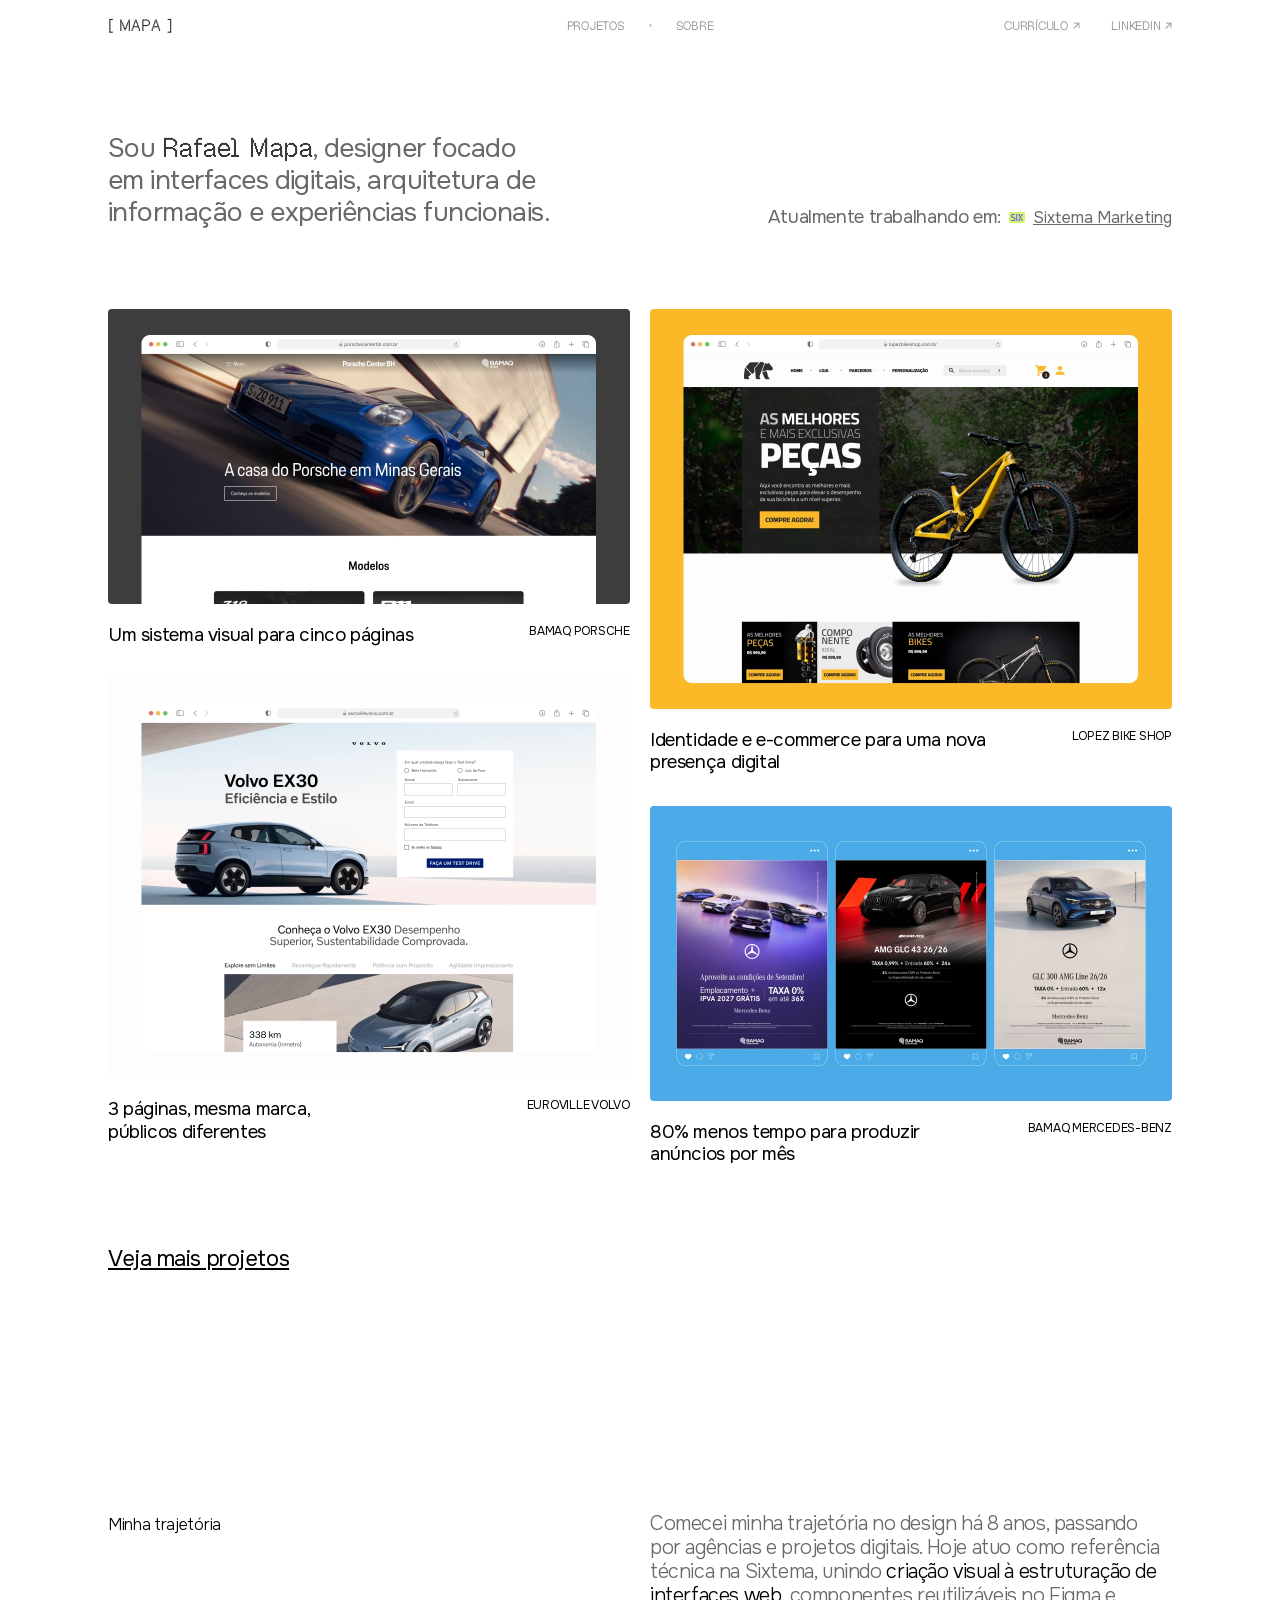
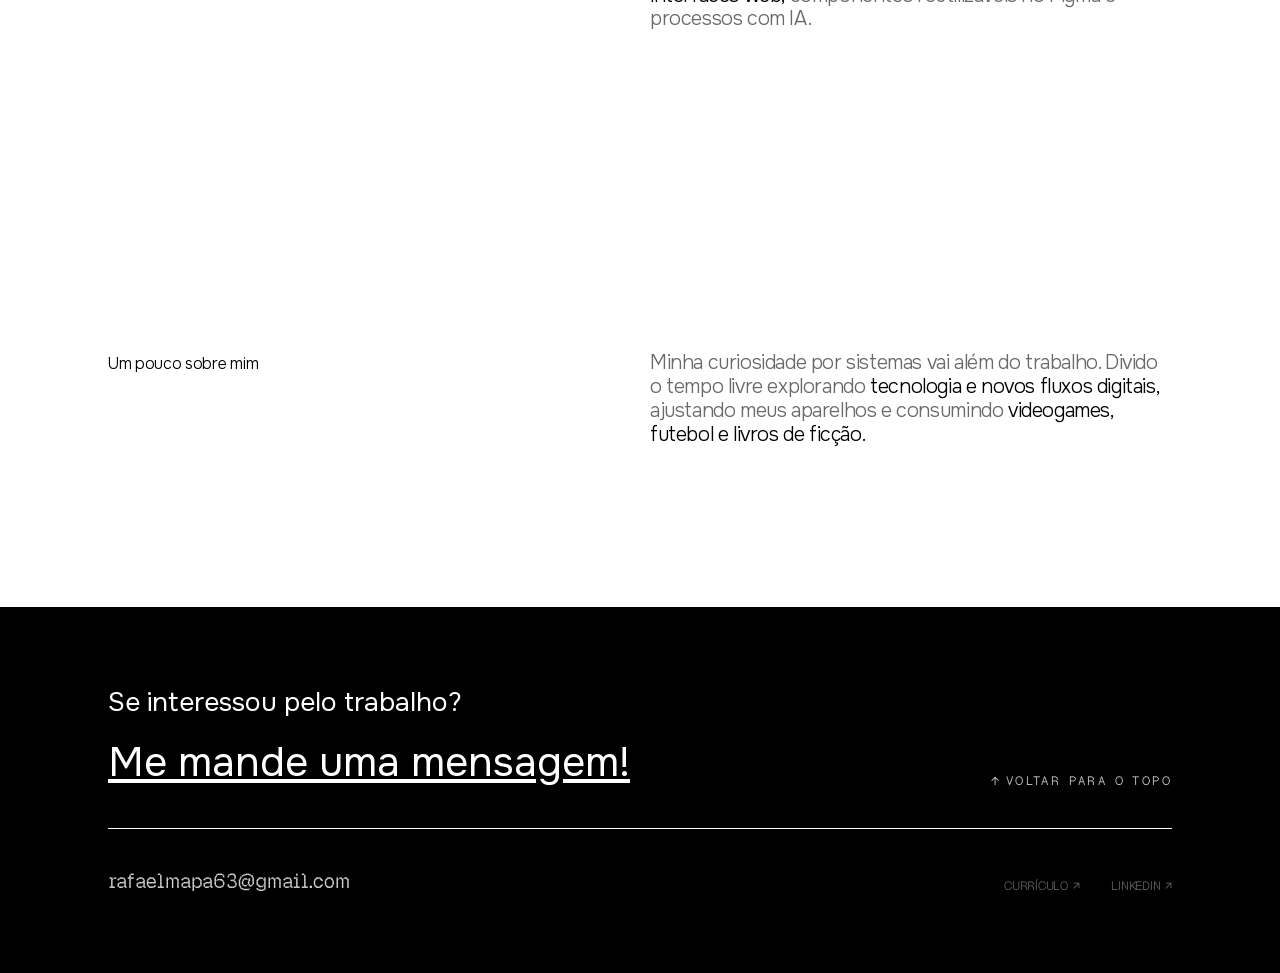
<file: index.html>
<!DOCTYPE html>
<html lang="pt-BR" id="top">
<head>
  <meta charset="UTF-8">
  <meta name="viewport" content="width=device-width, initial-scale=1.0">
  <title>Rafael Mapa | Product Designer</title>
  <meta name="description" content="Portfólio de Rafael Mapa, product designer focado em interfaces digitais, arquitetura de informação e experiências funcionais.">
  <!-- Open Graph -->
  <!-- Twitter -->
  <link rel="stylesheet" href="style.css?v=91aa01f">
  <link rel="icon" type="image/png" href="favicon.png">
  <link rel="preload" href="assets/fonts/Onest-Variable-Latin.woff2" as="font" type="font/woff2" crossorigin>
  <link rel="manifest" href="site.webmanifest">
  <link rel="apple-touch-icon" href="apple-touch-icon.png">
  <link rel="canonical" href="https://rafaelmapa.com.br/">
  <meta property="og:type" content="website">
  <meta property="og:url" content="https://rafaelmapa.com.br/">
  <meta property="og:title" content="Rafael Mapa | Product Designer">
  <meta property="og:description" content="Portfólio de Rafael Mapa, product designer focado em interfaces digitais, arquitetura de informação e experiências funcionais.">
  <meta property="og:image" content="https://rafaelmapa.com.br/assets/home/og-porsche.jpg">
  <meta name="twitter:card" content="summary_large_image">
  <meta name="twitter:title" content="Rafael Mapa | Product Designer">
  <meta name="twitter:description" content="Portfólio de Rafael Mapa, product designer focado em interfaces digitais, arquitetura de informação e experiências funcionais.">
  <meta name="twitter:image" content="https://rafaelmapa.com.br/assets/home/og-porsche.jpg">
</head>
<body>
  <div class="container">
    <header>
      <a href="/" id="logo-text" class="pixel-mono" style="font-size:16px; text-decoration:none; color:inherit;">[ MAPA ]</a>
      <nav class="header-links t-nav pixel-mono">
        <a href="/projetos">projetos</a>
        <div class="dot"></div>
        <a href="/sobre">sobre</a>
      </nav>
      <nav class="header-social t-nav pixel-mono">
        <a href="assets/curriculo.pdf" target="_blank" rel="noopener noreferrer" class="cv-link">Currículo ↗</a>
        <a href="https://www.linkedin.com/in/rafaelmapa/" target="_blank" rel="noopener noreferrer" class="linkedin-link">linkedin ↗</a>
      </nav>
      <button class="hamburger" type="button" aria-label="Abrir menu" aria-controls="mobile-menu" aria-expanded="false">
        <span></span><span></span><span></span>
      </button>
    </header>
    <div class="mobile-menu-overlay" id="mobile-menu">
      <nav class="pixel-mono">
        <a href="/projetos">projetos</a>
        <a href="/sobre">sobre</a>
        <a href="assets/curriculo.pdf" target="_blank" rel="noopener noreferrer">currículo ↗</a>
        <a href="https://www.linkedin.com/in/rafaelmapa/" target="_blank" rel="noopener noreferrer">linkedin ↗</a>
      </nav>
    </div>

    <main>
      <section class="hero">
        <p class="t-lead">
          Sou <strong class="hero-name">Rafael Mapa</strong>, designer focado em interfaces digitais, arquitetura de informação e experiências funcionais.
        </p>
        <div class="current-role">
          <span class="t-card-title" style="color:var(--gray)">Atualmente trabalhando em:</span>
          <!-- inline svg for the sixtema mark -->
          <img src="assets/home/sixtema-mark.svg" alt="" width="16" height="16" style="background:#CBF86C; border-radius:2px; padding:2px; display:inline-block; vertical-align:middle;">
          <a href="https://sixtema.com.br" target="_blank" rel="noopener noreferrer" style="text-decoration: underline; color:var(--gray); font-size:16px;">Sixtema Marketing</a>
        </div>
      </section>

      <section class="projects">
        <div>
          <a href="/porsche" class="card">
            <div class="card-img">
              <picture>
                <source type="image/webp" srcset="assets/home/porsche-1044.webp 1044w, assets/home/porsche-2088.webp 2088w" sizes="(max-width: 768px) 100vw, 50vw">
                <img src="assets/home/porsche.png" alt="Bamaq Porsche - Um sistema visual para cinco páginas" width="2088" height="1180">
              </picture>
              <video class="card-preview" src="assets/cases/porsche/hero-preview.mp4" muted loop playsinline preload="none" aria-hidden="true" tabindex="-1"></video>
            </div>
            <div class="card-footer">
              <h3 class="t-card-title">Um sistema visual para cinco páginas</h3>
              <span class="t-metadata">BAMAQ PORSCHE</span>
            </div>
          </a>
          <a href="/lp-volvo" class="card">
            <div class="card-img">
              <picture>
                <source type="image/webp" srcset="assets/home/volvo-1044.webp 1044w, assets/home/volvo-2088.webp 2088w" sizes="(max-width: 768px) 100vw, 50vw">
                <img src="assets/home/volvo.png" alt="Euroville Volvo - 3 páginas, mesma marca, públicos diferentes" width="2088" height="1600" loading="lazy">
              </picture>
              <video class="card-preview" src="assets/cases/volvo/hero-preview.mp4" muted loop playsinline preload="none" aria-hidden="true" tabindex="-1"></video>
            </div>
            <div class="card-footer">
              <h3 class="t-card-title">3 páginas, mesma marca,<br>públicos diferentes</h3>
              <span class="t-metadata">EUROVILLE VOLVO</span>
            </div>
          </a>
        </div>
        <div>
          <a href="/lopez" class="card">
            <div class="card-img">
              <picture>
                <source type="image/webp" srcset="assets/home/lopez-1044.webp 1044w, assets/home/lopez-2088.webp 2088w" sizes="(max-width: 768px) 100vw, 50vw">
                <img src="assets/home/lopez.png" alt="Lopez Bike Shop - Identidade e e-commerce" width="2088" height="1600" loading="lazy">
              </picture>
              <video class="card-preview" src="assets/cases/lopez/hero-preview.mp4" muted loop playsinline preload="none" aria-hidden="true" tabindex="-1"></video>
            </div>
            <div class="card-footer">
              <h3 class="t-card-title">Identidade e e-commerce para uma nova presença digital</h3>
              <span class="t-metadata">LOPEZ BIKE SHOP</span>
            </div>
          </a>
          <a href="/mercedes" class="card">
            <div class="card-img">
              <picture>
                <source type="image/webp" srcset="assets/home/mercedes-1044.webp 1044w, assets/home/mercedes-2088.webp 2088w" sizes="(max-width: 768px) 100vw, 50vw">
                <img src="assets/home/mercedes.png" alt="Bamaq Mercedes-Benz" width="2088" height="1180" loading="lazy">
              </picture>
              <video class="card-preview" src="assets/cases/mercedes/hero-preview.mp4" muted loop playsinline preload="none" aria-hidden="true" tabindex="-1"></video>
            </div>
            <div class="card-footer">
              <h3 class="t-card-title">80% menos tempo para produzir anúncios por mês</h3>
              <span class="t-metadata">BAMAQ MERCEDES-BENZ</span>
            </div>
          </a>
        </div>
      </section>

      <a href="/projetos" class="view-more">Veja mais projetos</a>

      <!-- About Section 1 -->
      <section class="about-section">
        <h2 class="t-body">Minha trajetória</h2>
        <p class="t-h2">
          Comecei minha trajetória no design há 8 anos, passando por agências e projetos digitais. Hoje atuo como referência técnica na Sixtema, unindo <strong>criação visual à estruturação de interfaces web,</strong> componentes reutilizáveis no Figma e processos com IA.
        </p>
      </section>

      <!-- About Section 2 -->
      <section class="about-section">
        <h2 class="t-body">Um pouco sobre mim</h2>
        <p class="t-h2">
          Minha curiosidade por sistemas vai além do trabalho. Divido o tempo livre explorando <strong>tecnologia e novos fluxos digitais,</strong> ajustando meus aparelhos e consumindo <strong>videogames, futebol e livros de ficção.</strong>
        </p>
      </section>
    </main>
  </div>

  <footer>
    <div class="container">
      <div class="footer-top">
        <div class="footer-cta">
          <p>Se interessou pelo trabalho?</p>
          <p><a href="https://wa.me/5531984040289" target="_blank" rel="noopener noreferrer" style="color: inherit; text-decoration: none;">Me mande uma mensagem!</a></p>
        </div>
        <a href="#top" class="back-to-top pixel-mono">
          <span>↑</span> VOLTAR PARA O TOPO
        </a>
      </div>
      <hr>
      <div class="footer-bottom">
        <a href="#" id="copy-email-btn" class="footer-email pixel-mono" style="position: relative;">
          rafaelmapa63@gmail.com
          <span id="email-tooltip" style="position: absolute; bottom: 100%; left: 0; margin-bottom: 8px; background: var(--white); color: var(--black); padding: 4px 8px; border-radius: 2px; font-size: 12px; opacity: 0; pointer-events: none; transition: opacity 0.2s; white-space: nowrap;">Email Copiado</span>
        </a>
        <nav class="header-social t-nav pixel-mono">
          <a href="assets/curriculo.pdf" target="_blank" rel="noopener noreferrer">Currículo ↗</a>
          <a href="https://www.linkedin.com/in/rafaelmapa/" target="_blank" rel="noopener noreferrer">linkedin ↗</a>
        </nav>
      </div>
    </div>
  </footer>
  <script src="site.js?v=lightbox-nav-1"></script>
</body>
</html>
</file>
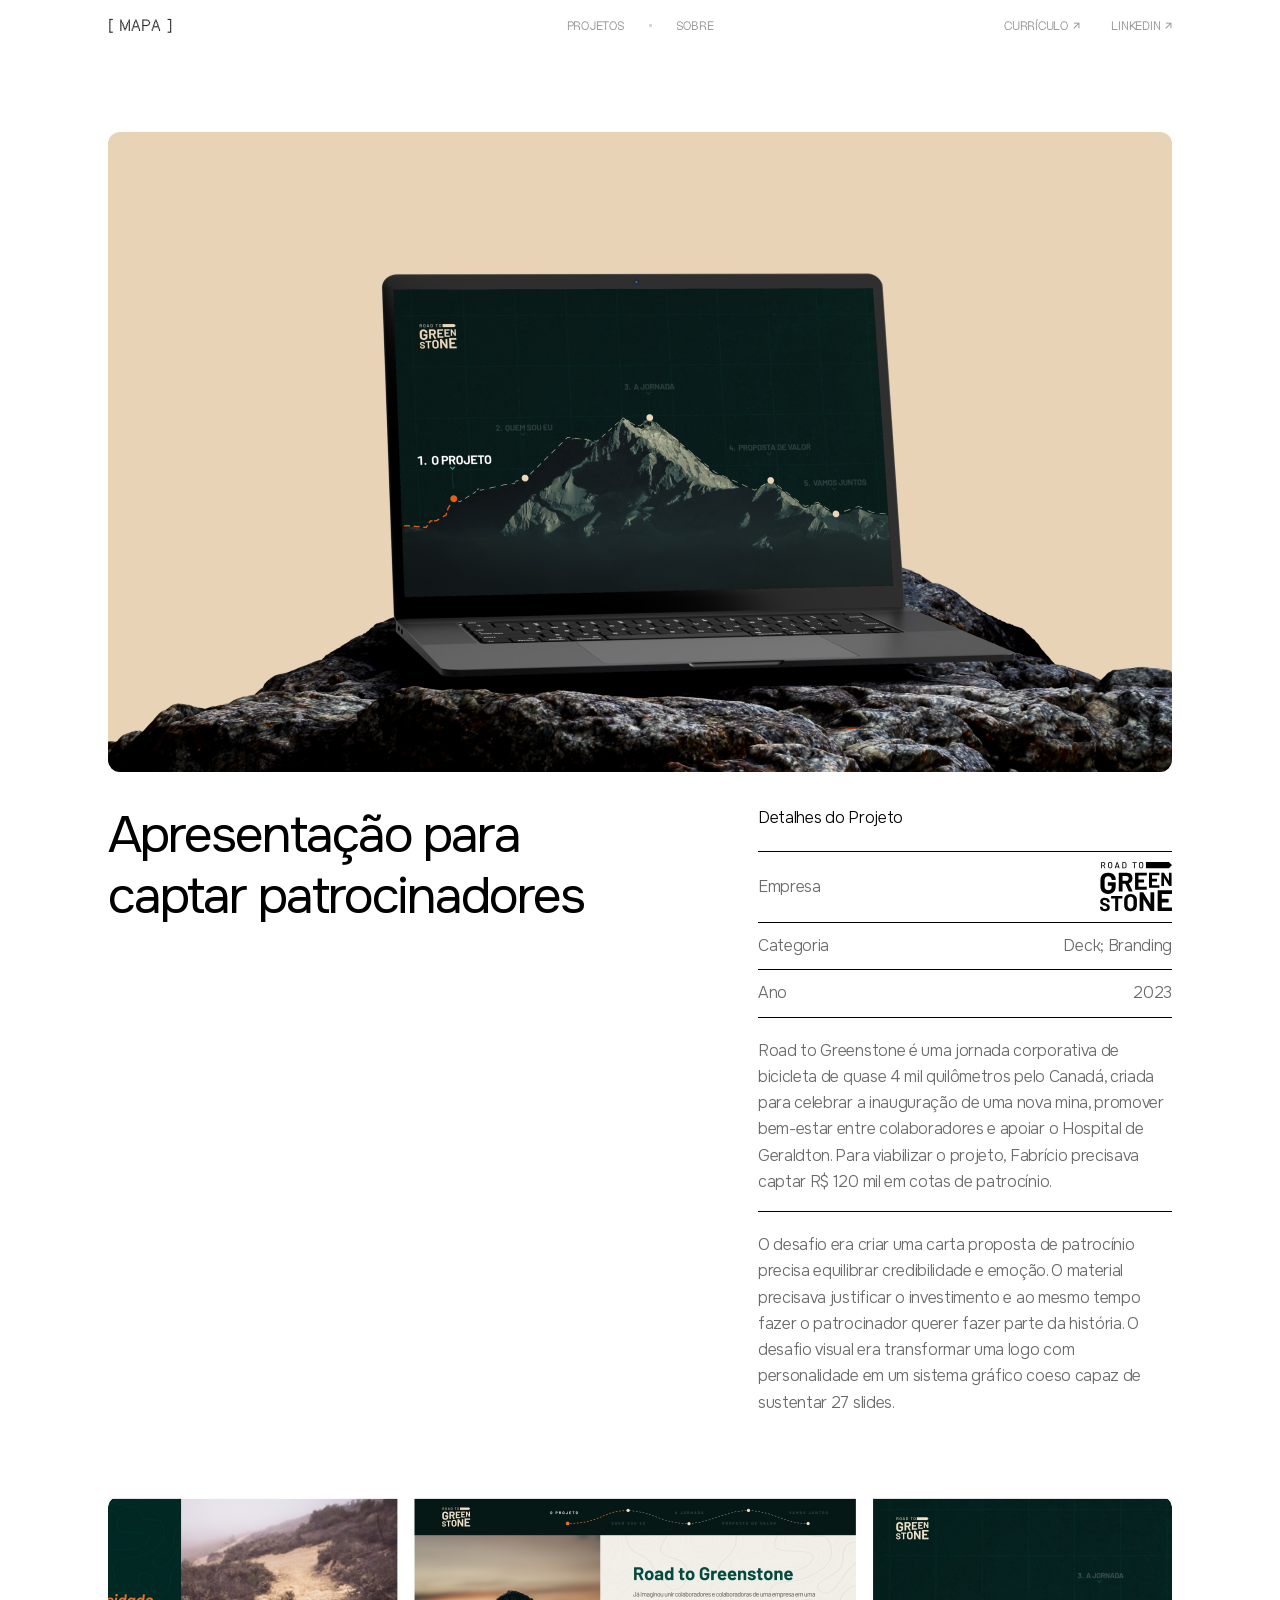
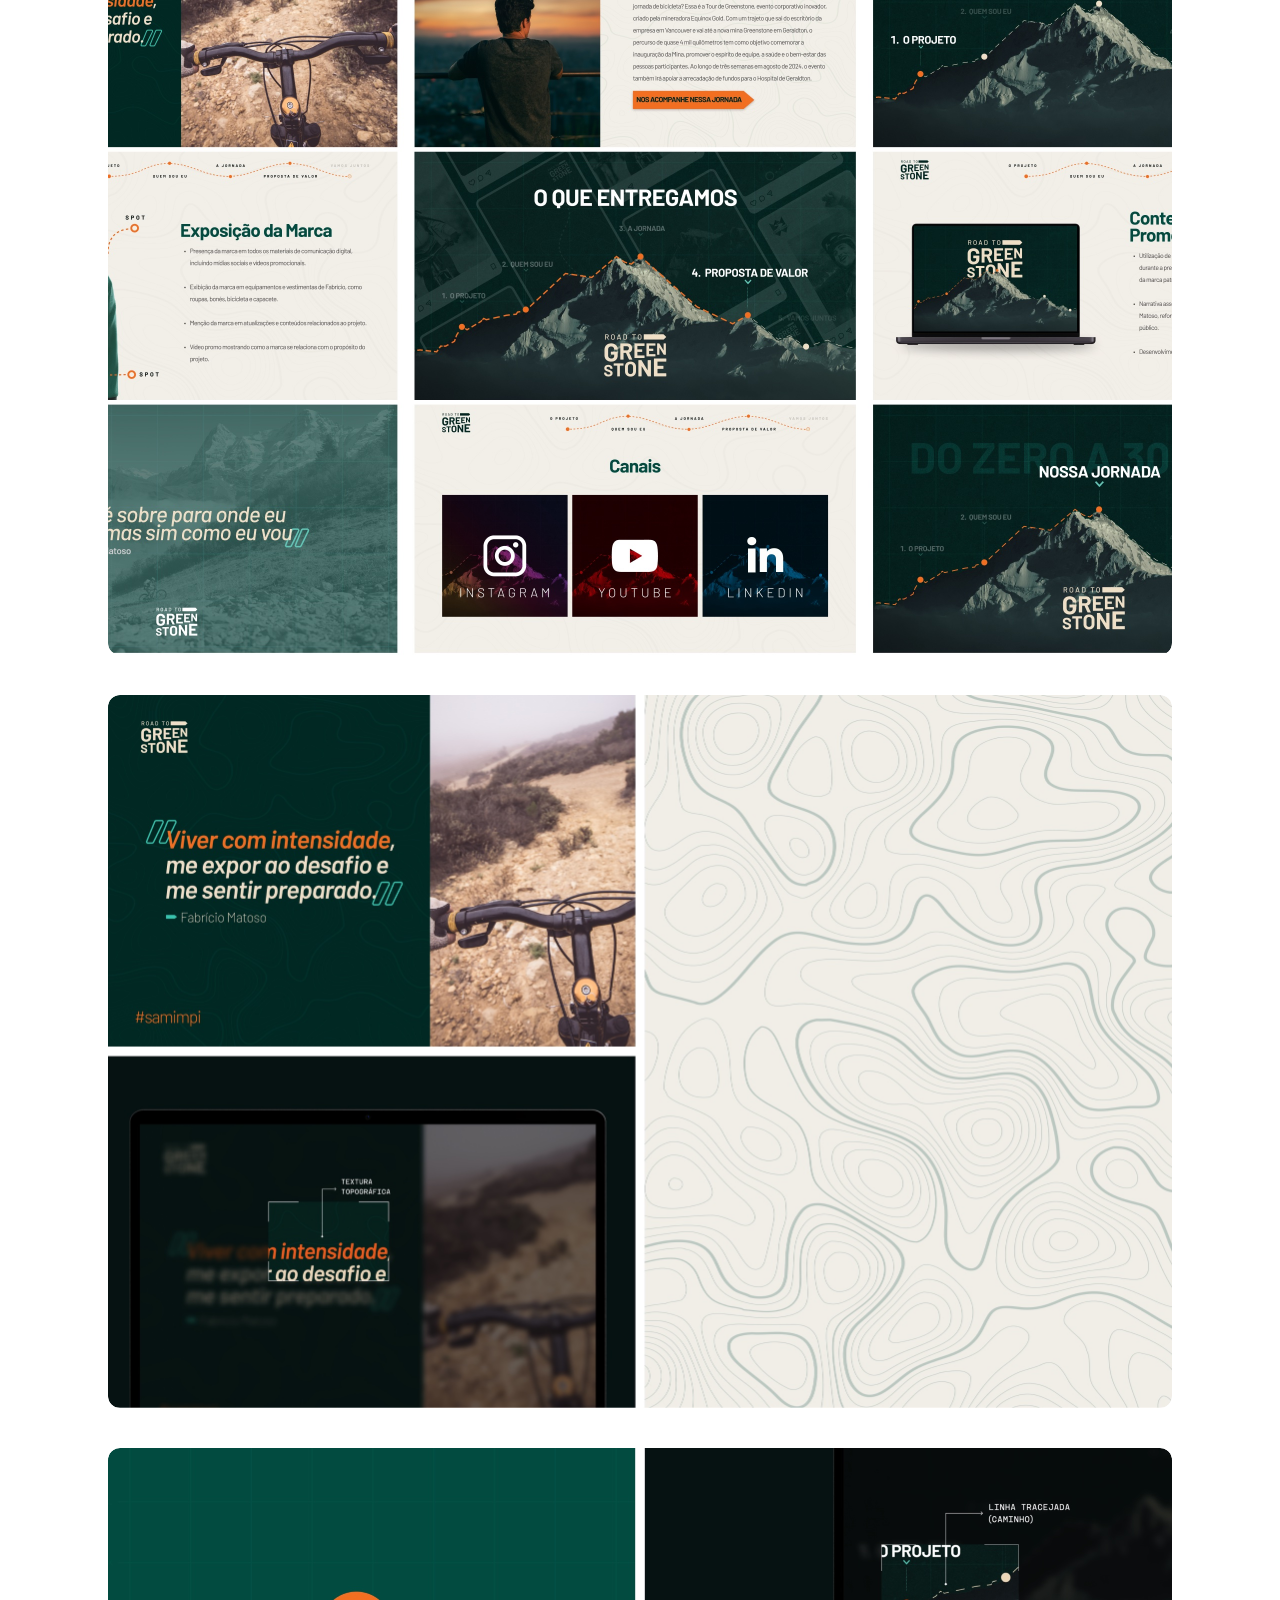
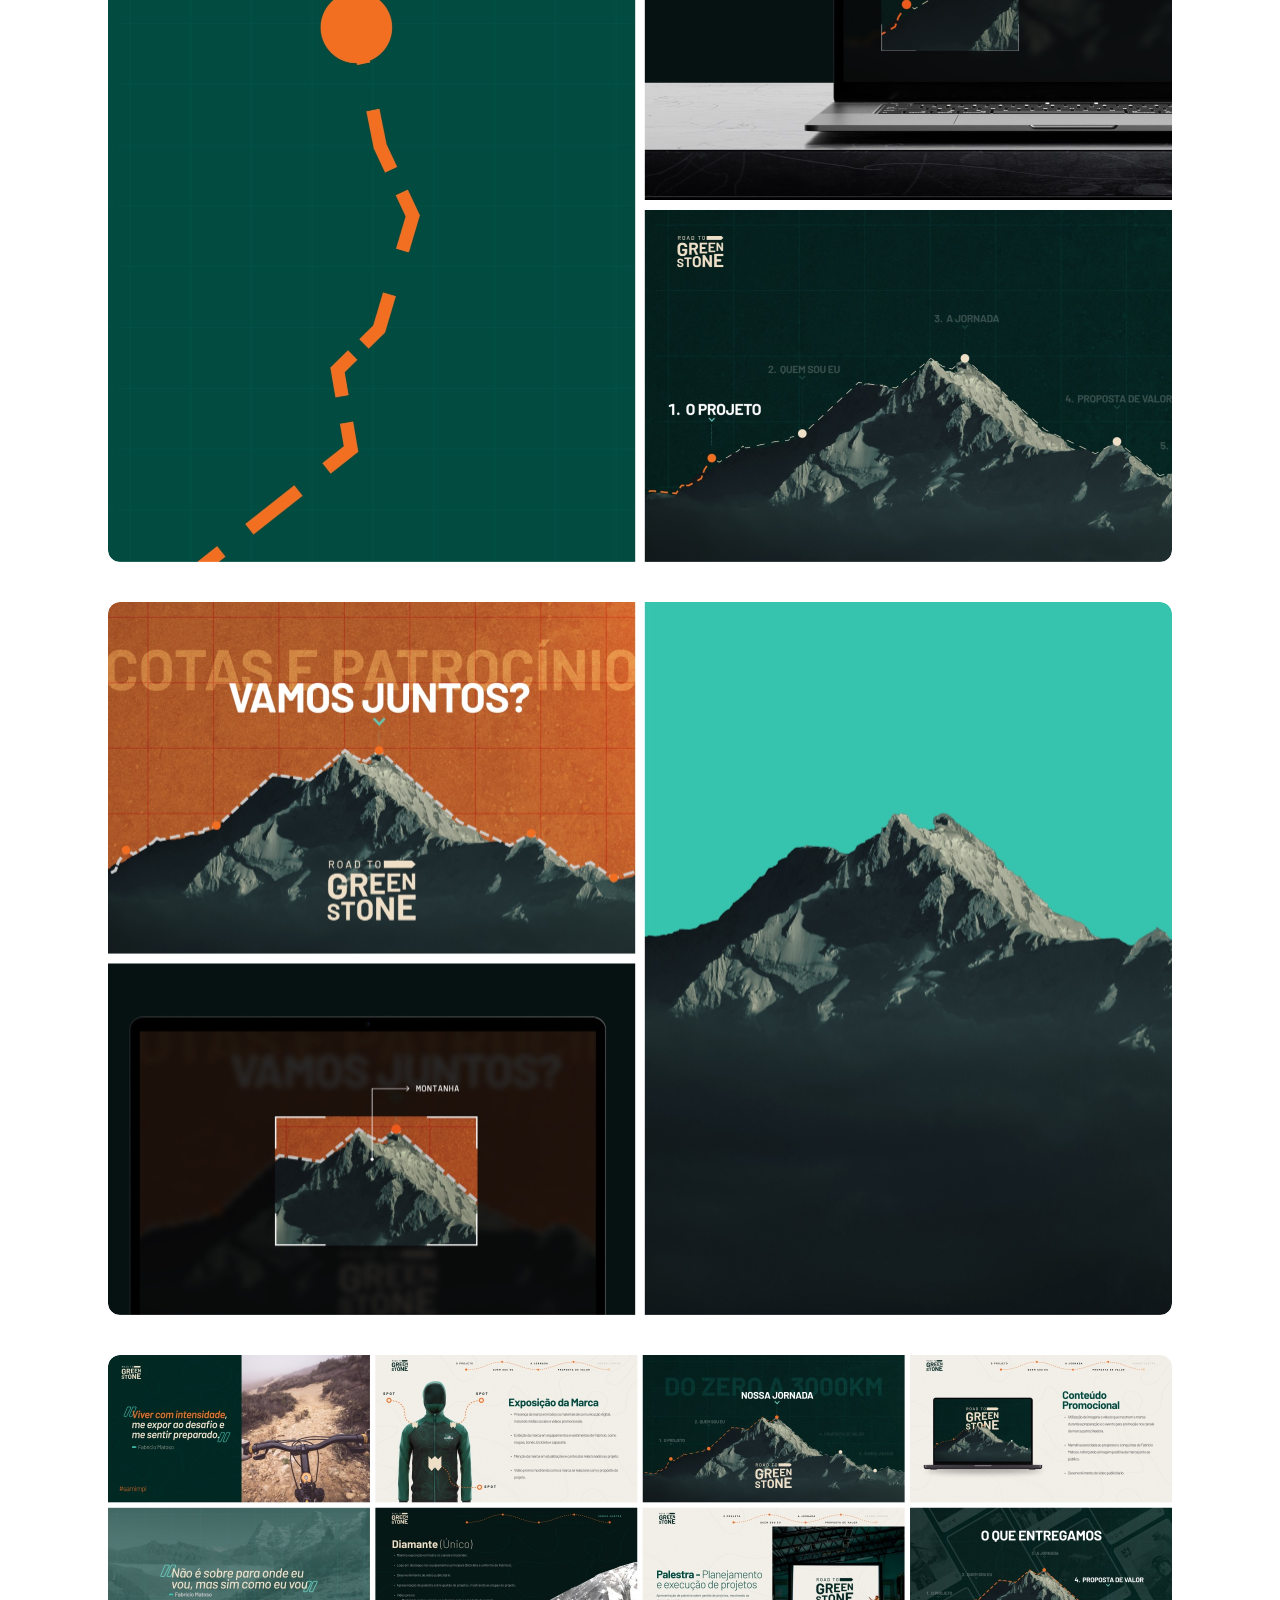
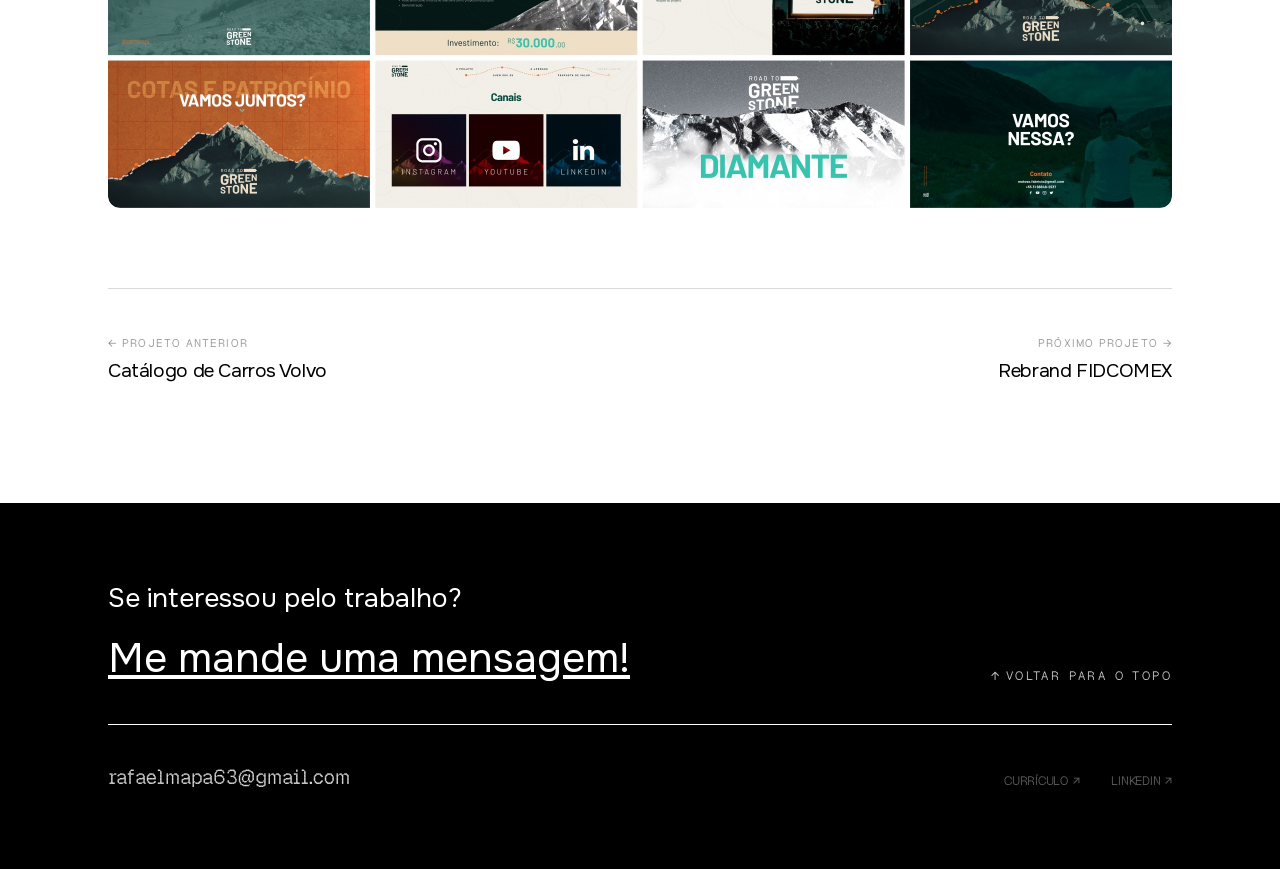
<file: captacao.html>
<!DOCTYPE html>
<html lang="pt-BR" id="top">
<head>
  <meta charset="UTF-8">
  <meta name="viewport" content="width=device-width, initial-scale=1.0">
  <title>Rafael Mapa - Apresentação para captar patrocinadores (Road to Greenstone)</title>
  <meta name="description" content="Road to Greenstone é uma jornada corporativa de bicicleta de quase 4 mil quilômetros pelo Canadá. Apresentação para captação de cotas de patrocínio.">
  <link rel="stylesheet" href="style.css?v=91aa01f">
  <link rel="icon" type="image/png" href="favicon.png">
  <link rel="preload" href="assets/fonts/Onest-Variable-Latin.woff2" as="font" type="font/woff2" crossorigin>
  <link rel="manifest" href="site.webmanifest">
  <link rel="apple-touch-icon" href="apple-touch-icon.png">
  <link rel="canonical" href="https://rafaelmapa.com.br/captacao">
  <meta property="og:type" content="website">
  <meta property="og:url" content="https://rafaelmapa.com.br/captacao">
  <meta property="og:title" content="Rafael Mapa - Apresentação para captar patrocinadores (Road to Greenstone)">
  <meta property="og:description" content="Road to Greenstone é uma jornada corporativa de bicicleta de quase 4 mil quilômetros pelo Canadá. Apresentação para captação de cotas de patrocínio.">
  <meta property="og:image" content="https://rafaelmapa.com.br/assets/home/og-porsche.jpg">
  <meta name="twitter:card" content="summary_large_image">
  <meta name="twitter:title" content="Rafael Mapa - Apresentação para captar patrocinadores (Road to Greenstone)">
  <meta name="twitter:description" content="Road to Greenstone é uma jornada corporativa de bicicleta de quase 4 mil quilômetros pelo Canadá. Apresentação para captação de cotas de patrocínio.">
  <meta name="twitter:image" content="https://rafaelmapa.com.br/assets/home/og-porsche.jpg">
</head>
<body>
  <div class="container">
    <header>
      <div id="logo-text" class="pixel-mono" style="font-size:16px; cursor: pointer;" onclick="window.location.href='/'">[ MAPA ]</div>
      <nav class="header-links t-nav pixel-mono">
        <a href="/projetos">projetos</a>
        <div class="dot"></div>
        <a href="/sobre">sobre</a>
      </nav>
      <nav class="header-social t-nav pixel-mono">
        <a href="assets/curriculo.pdf" target="_blank" class="cv-link" rel="noopener noreferrer">Currículo ↗</a>
        <a href="https://www.linkedin.com/in/rafaelmapa/" target="_blank" class="linkedin-link" rel="noopener noreferrer">linkedin ↗</a>
      </nav>
      <button class="hamburger" type="button" aria-label="Abrir menu" aria-controls="mobile-menu" aria-expanded="false">
        <span></span><span></span><span></span>
      </button>
    </header>
    <div class="mobile-menu-overlay" id="mobile-menu">
      <nav class="pixel-mono">
        <a href="/projetos">projetos</a>
        <a href="/sobre">sobre</a>
        <a href="assets/curriculo.pdf" target="_blank" rel="noopener noreferrer">currículo ↗</a>
        <a href="https://www.linkedin.com/in/rafaelmapa/" target="_blank" rel="noopener noreferrer">linkedin ↗</a>
      </nav>
    </div>

    <!-- Case Top: Hero first, then Title & Meta -->
    <main class="case-main">
      <div class="case-hero-image" style="margin-bottom: 33px;">
        <img src="assets/cases/captacao/hero.jpg" alt="Apresentação para captar patrocinadores - Road to Greenstone" width="1064" height="640">
      </div>

      <section class="case-header" style="margin-bottom: 80px;">
        <div class="case-header-left">
          <h1 class="case-title">Apresentação para captar patrocinadores</h1>
        </div>
        <div class="case-header-right">
          <h2 class="case-details-heading">Detalhes do Projeto</h2>
          <div class="case-meta-row">
            <span class="case-meta-label">Empresa</span>
            <div class="case-meta-logos">
              <img src="assets/cases/captacao/logo.svg" alt="Road to Greenstone" width="87" height="60" style="display: block; width: auto; height: 50px;">
            </div>
          </div>
          <div class="case-meta-row">
            <span class="case-meta-label">Categoria</span>
            <span class="case-meta-value">Deck; Branding</span>
          </div>
          <div class="case-meta-row">
            <span class="case-meta-label">Ano</span>
            <span class="case-meta-value">2023</span>
          </div>
          <p class="case-summary" style="margin-bottom: 16px;">
            Road to Greenstone é uma jornada corporativa de bicicleta de quase 4 mil quilômetros pelo Canadá, criada para celebrar a inauguração de uma nova mina, promover bem-estar entre colaboradores e apoiar o Hospital de Geraldton. Para viabilizar o projeto, Fabrício precisava captar R$ 120 mil em cotas de patrocínio.
          </p>
          <p class="case-summary">
            O desafio era criar uma carta proposta de patrocínio precisa equilibrar credibilidade e emoção. O material precisava justificar o investimento e ao mesmo tempo fazer o patrocinador querer fazer parte da história. O desafio visual era transformar uma logo com personalidade em um sistema gráfico coeso capaz de sustentar 27 slides.
          </p>
        </div>
      </section>

      <!-- Interface & Slides Gallery -->
      <section class="case-gallery-block" style="margin-bottom: 80px;">
        <div class="case-gallery-banner">
          <img src="assets/cases/captacao/img-1.jpg" alt="Abertura e apresentação conceitual Road to Greenstone" width="1064" height="759">
        </div>
        <div class="case-gallery-banner">
          <img src="assets/cases/captacao/img-2.jpg" alt="Elementos visuais e dados da jornada em bicicleta pelo Canadá" width="1064" height="714">
        </div>
        <div class="case-gallery-banner">
          <img src="assets/cases/captacao/img-3.jpg" alt="Cotas de patrocínio, contrapartidas e mapa da jornada" width="1064" height="713">
        </div>
        <div class="case-gallery-banner">
          <img src="assets/cases/captacao/img-4.jpg" alt="Retorno de marca, impacto social e apoio ao Hospital de Geraldton" width="1064" height="713">
        </div>
        <div class="case-gallery-banner">
          <img src="assets/cases/captacao/img-5.jpg" alt="Mural completo dos slides da apresentação" width="1064" height="453">
        </div>
      </section>

      <!-- Navegação entre Projetos -->
      <nav class="case-navigation" aria-label="Navegação entre projetos">
        <a href="/catalogo" class="case-nav-link prev">
          <span class="case-nav-direction pixel-mono">← PROJETO ANTERIOR</span>
          <span class="case-nav-title">Catálogo de Carros Volvo</span>
        </a>
        <a href="/fidcomex" class="case-nav-link next">
          <span class="case-nav-direction pixel-mono">PRÓXIMO PROJETO →</span>
          <span class="case-nav-title">Rebrand FIDCOMEX</span>
        </a>
      </nav>
    </main>
  </div>

  <!-- Footer -->
  <footer>
    <div class="container">
      <div class="footer-top">
        <div class="footer-cta">
          <p>Se interessou pelo trabalho?</p>
          <p><a href="https://wa.me/5531984040289" target="_blank" style="color: inherit; text-decoration: none;" rel="noopener noreferrer">Me mande uma mensagem!</a></p>
        </div>
        <a href="#top" class="back-to-top pixel-mono">
          <span>↑</span> VOLTAR PARA O TOPO
        </a>
      </div>
      <hr>
      <div class="footer-bottom">
        <a href="#" id="copy-email-btn" class="footer-email pixel-mono" style="position: relative;">
          rafaelmapa63@gmail.com
          <span id="email-tooltip" style="position: absolute; bottom: 100%; left: 0; margin-bottom: 8px; background: var(--white); color: var(--black); padding: 4px 8px; border-radius: 2px; font-size: 12px; opacity: 0; pointer-events: none; transition: opacity 0.2s; white-space: nowrap;">Email Copiado</span>
        </a>
        <nav class="header-social t-nav pixel-mono">
          <a href="assets/curriculo.pdf" target="_blank" rel="noopener noreferrer">Currículo ↗</a>
          <a href="https://www.linkedin.com/in/rafaelmapa/" target="_blank" rel="noopener noreferrer">linkedin ↗</a>
        </nav>
      </div>
    </div>
  </footer>

  <script src="site.js?v=lightbox-nav-1"></script>
</body>
</html>
</file>
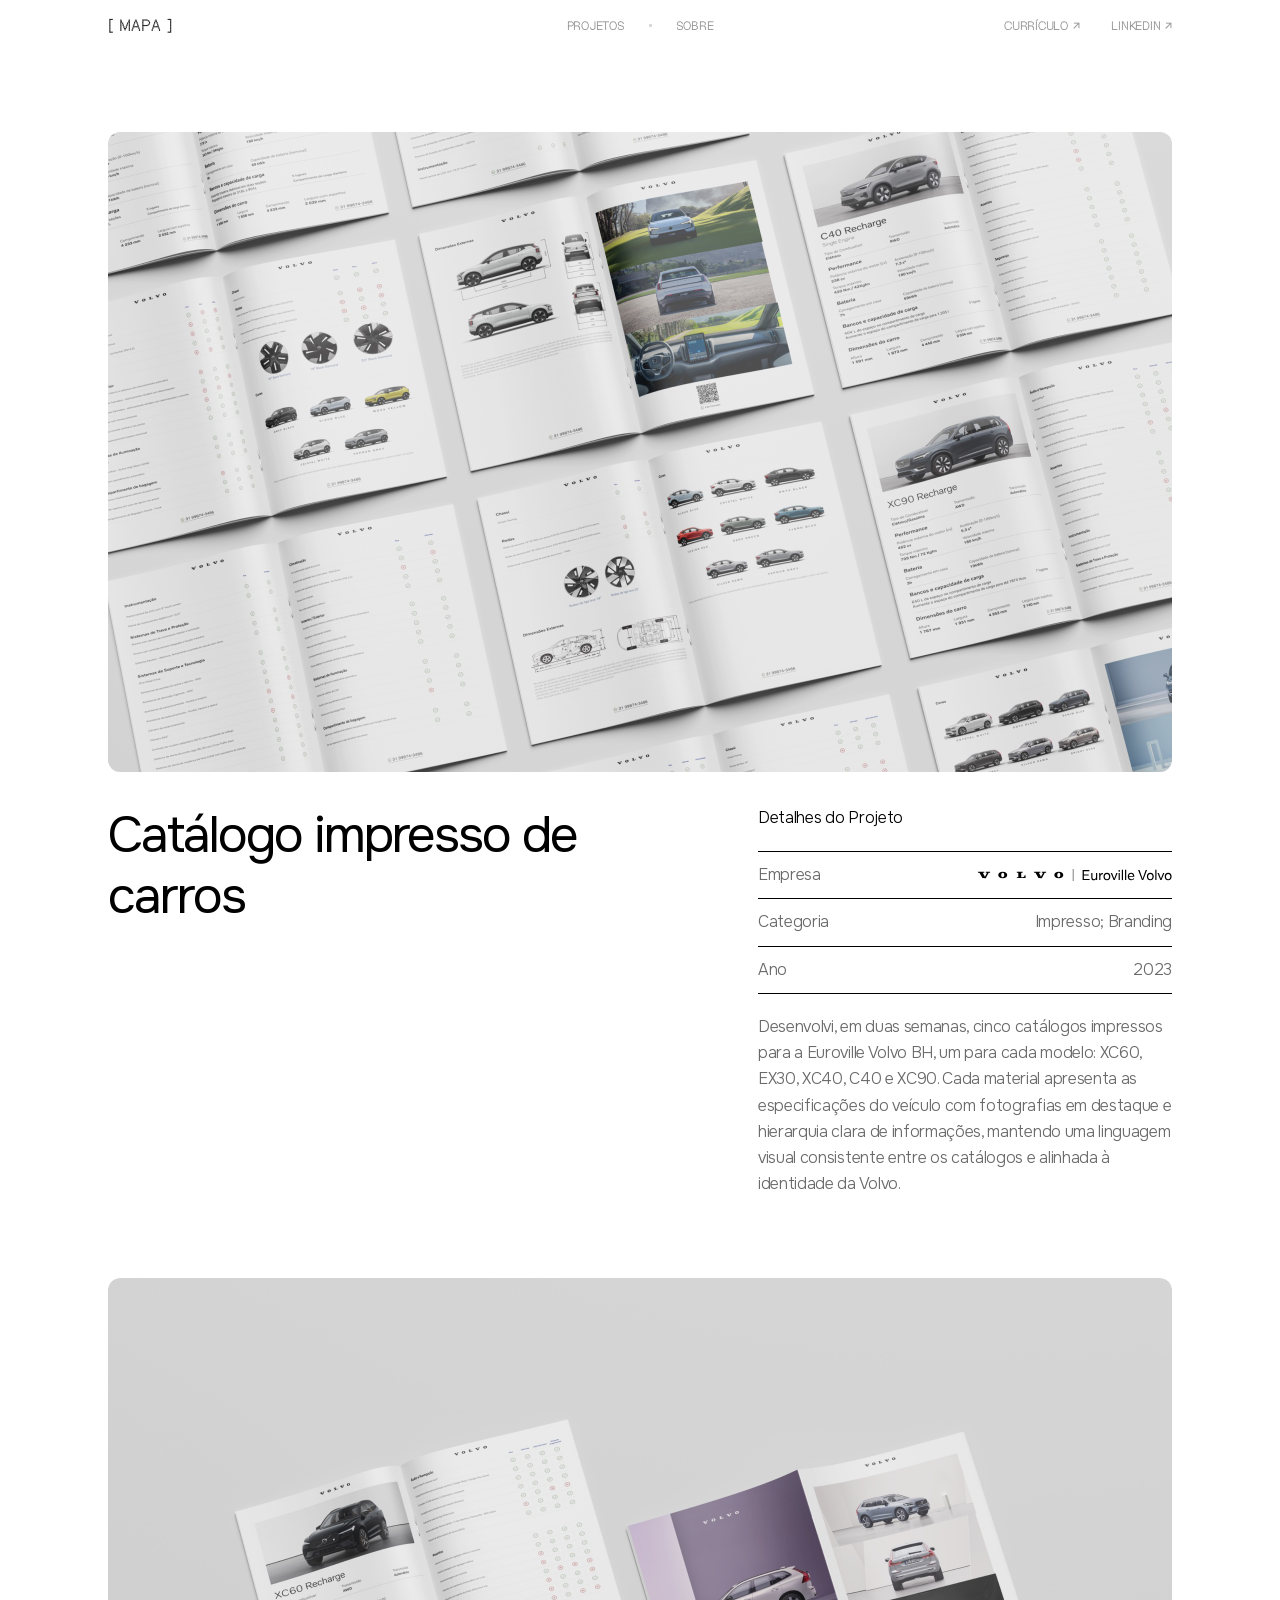
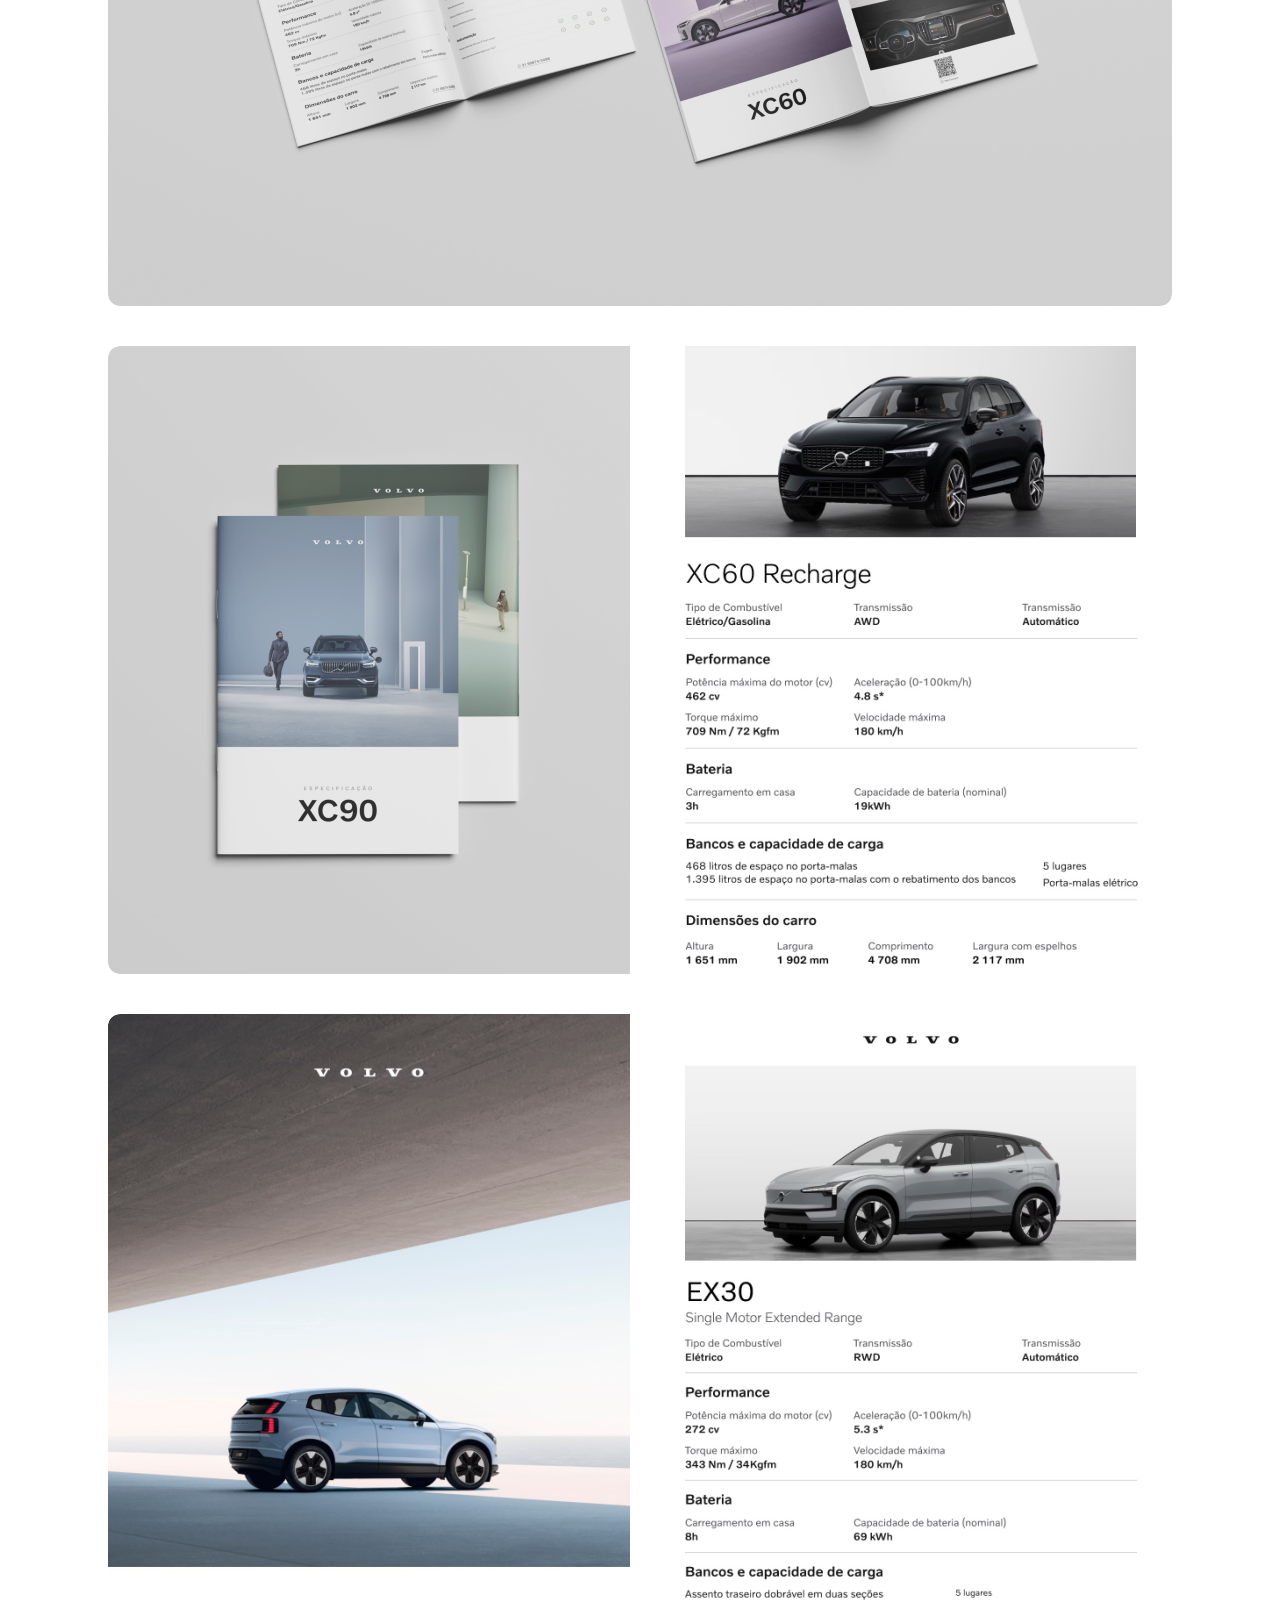
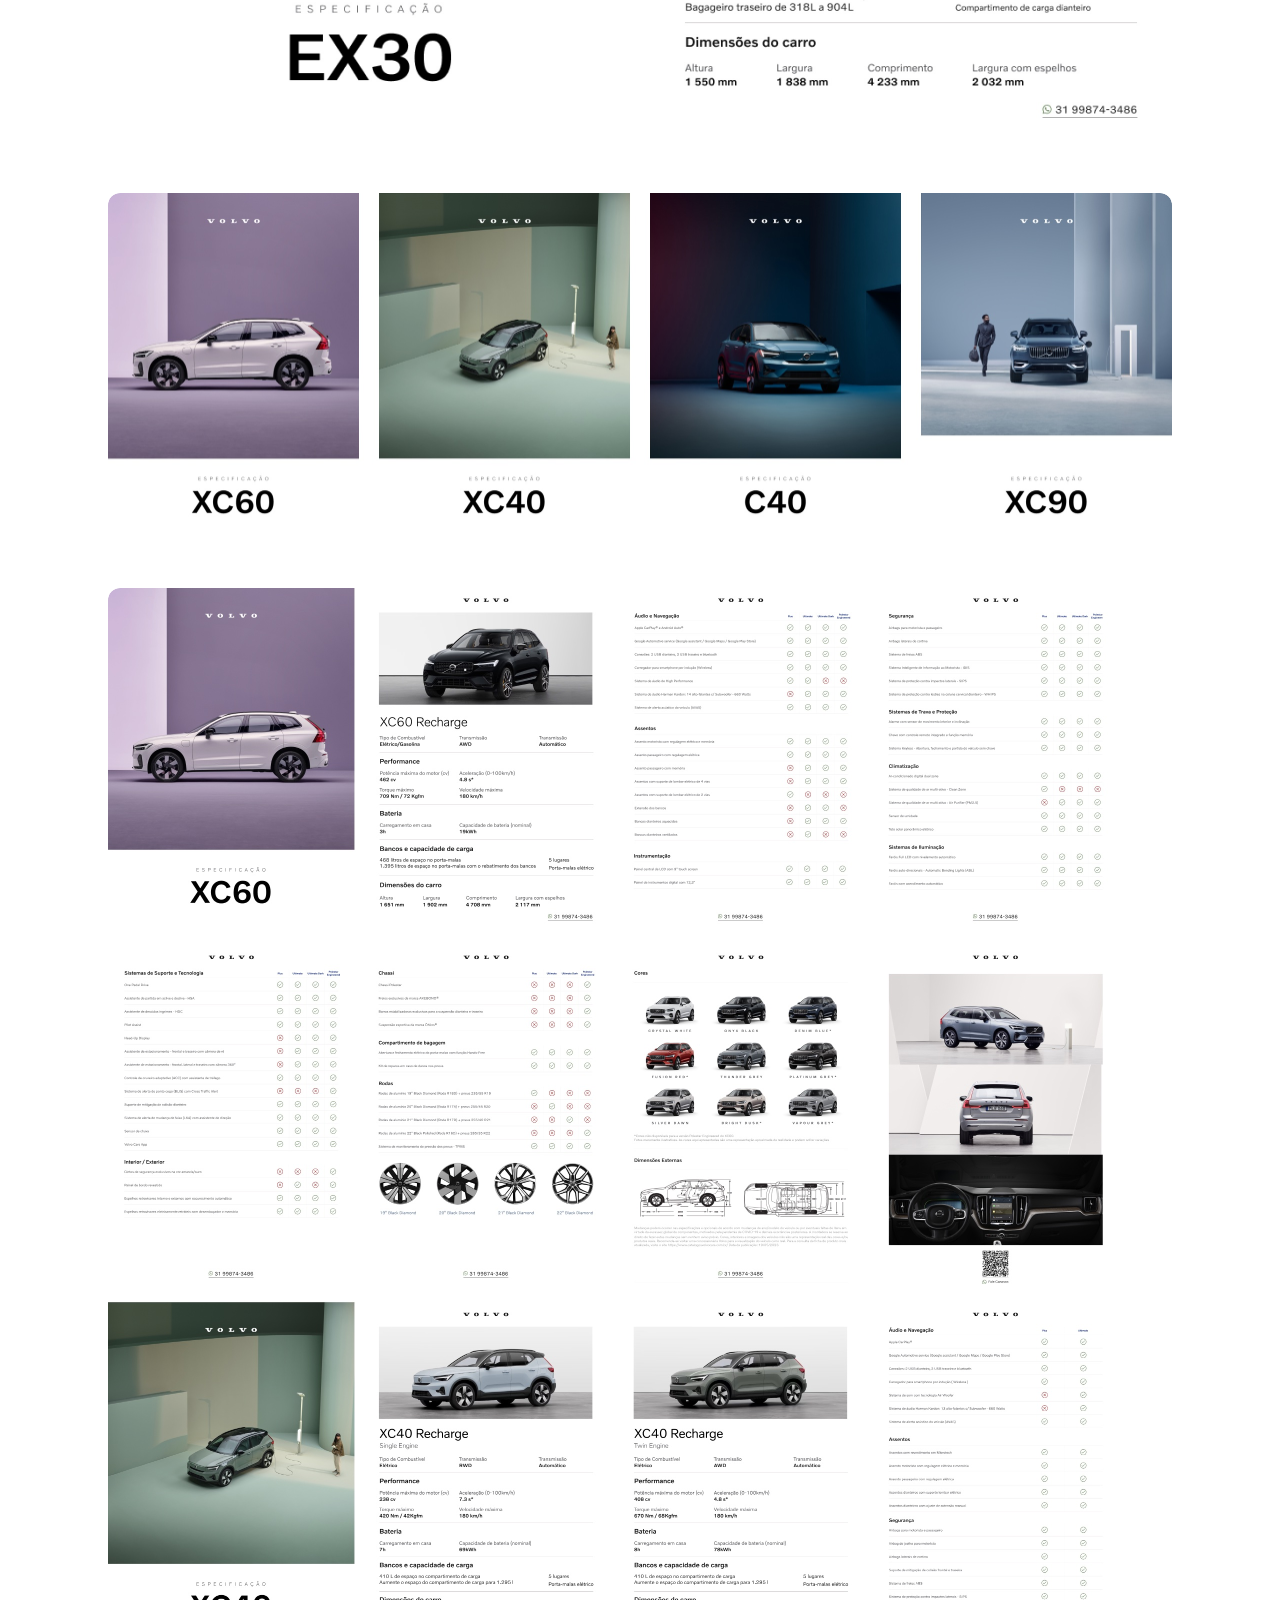
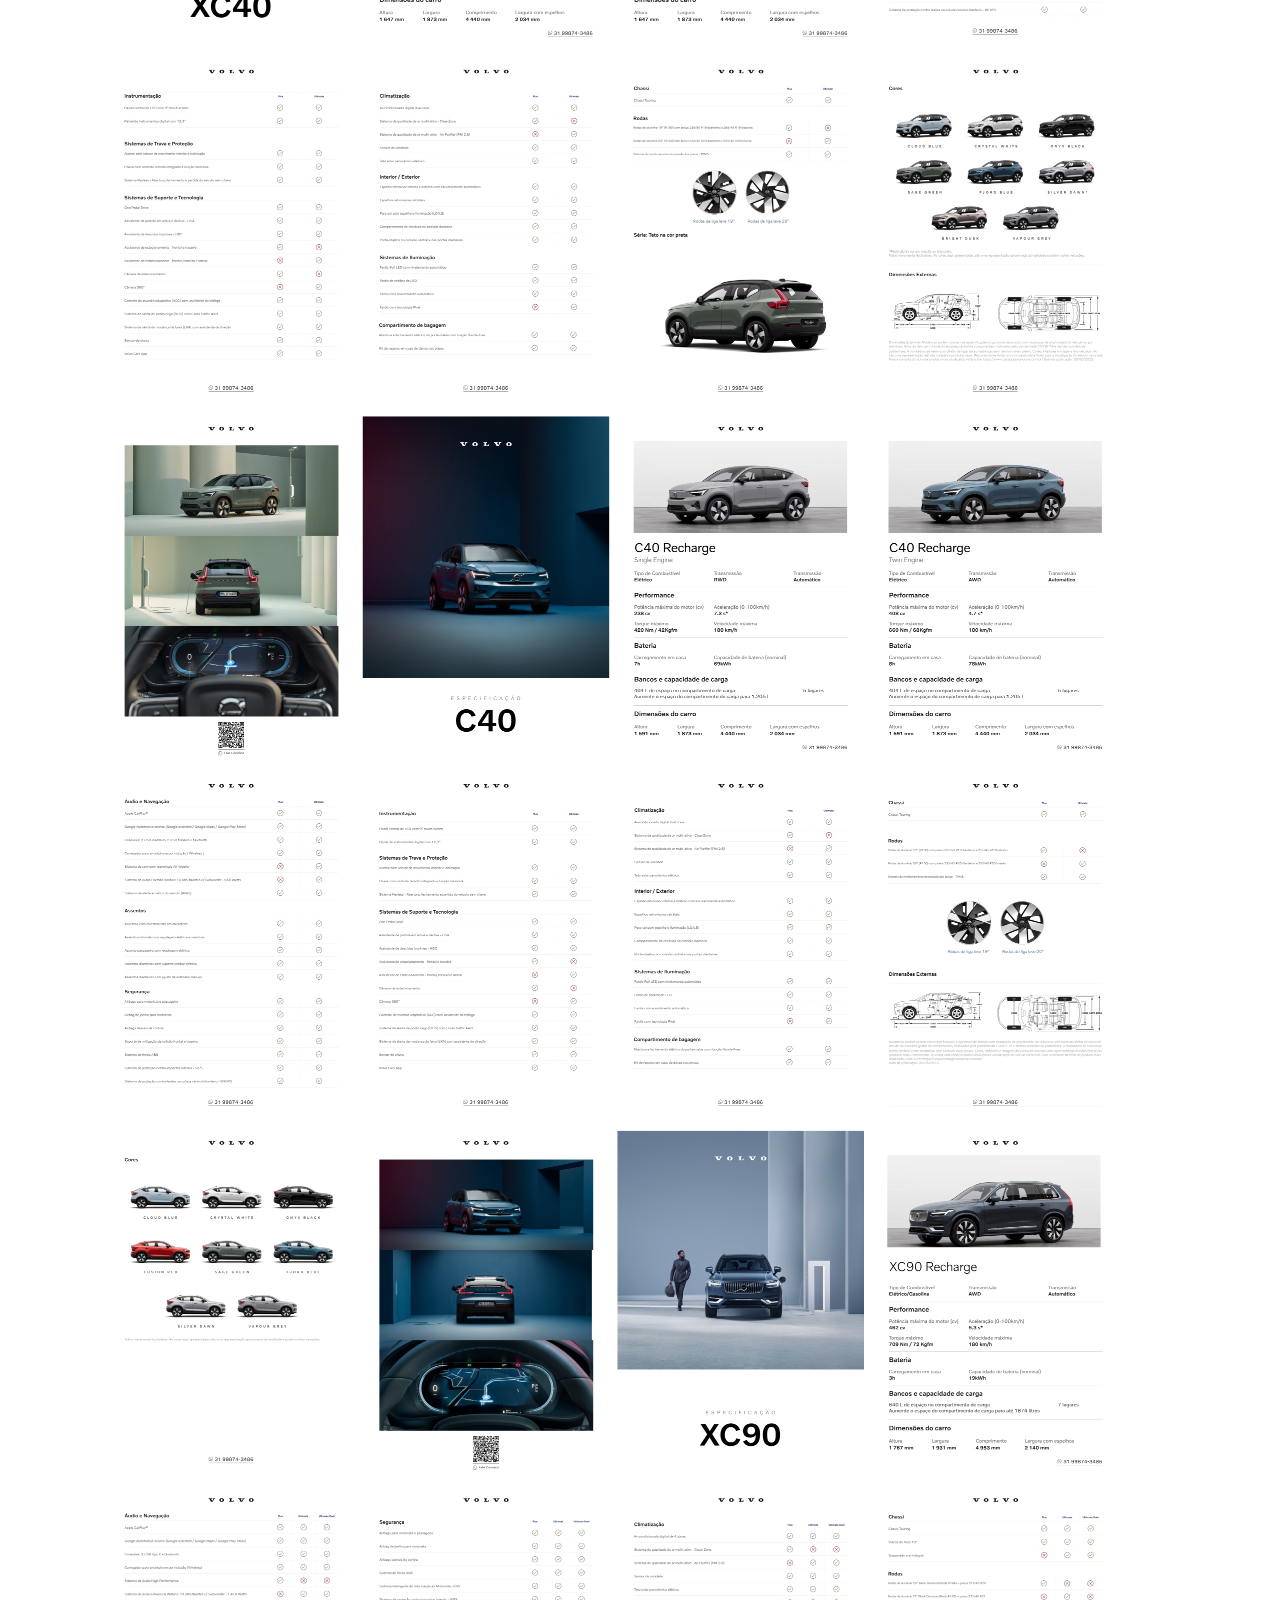
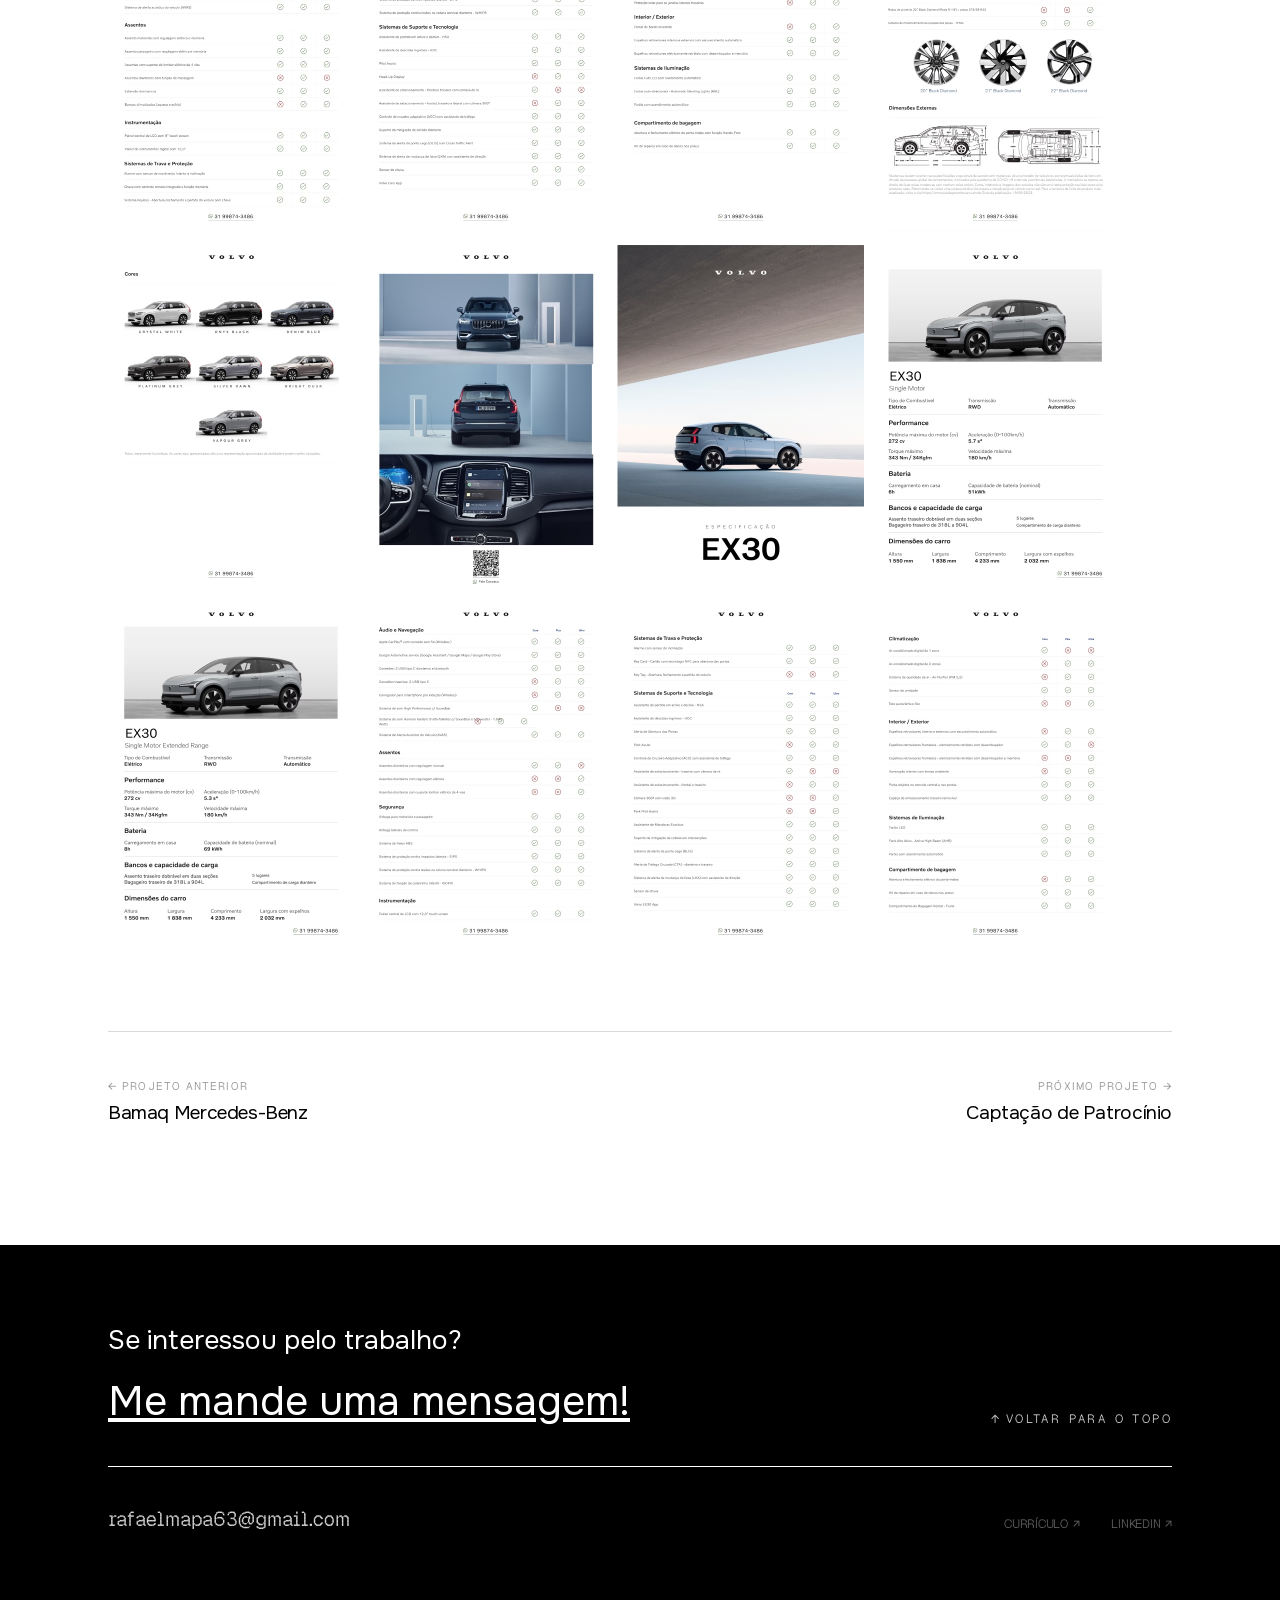
<file: catalogo.html>
<!DOCTYPE html>
<html lang="pt-BR" id="top">
<head>
  <meta charset="UTF-8">
  <meta name="viewport" content="width=device-width, initial-scale=1.0">
  <title>Rafael Mapa - Catálogo impresso de carros (Euroville Volvo)</title>
  <meta name="description" content="Desenvolvi, em duas semanas, cinco catálogos impressos para a Euroville Volvo BH, um para cada modelo: XC60, EX30, XC40, C40 e XC90.">
  <link rel="stylesheet" href="style.css?v=91aa01f">
  <link rel="icon" type="image/png" href="favicon.png">
  <link rel="preload" href="assets/fonts/Onest-Variable-Latin.woff2" as="font" type="font/woff2" crossorigin>
  <link rel="manifest" href="site.webmanifest">
  <link rel="apple-touch-icon" href="apple-touch-icon.png">
  <link rel="canonical" href="https://rafaelmapa.com.br/catalogo">
  <meta property="og:type" content="website">
  <meta property="og:url" content="https://rafaelmapa.com.br/catalogo">
  <meta property="og:title" content="Rafael Mapa - Catálogo impresso de carros (Euroville Volvo)">
  <meta property="og:description" content="Desenvolvi, em duas semanas, cinco catálogos impressos para a Euroville Volvo BH, um para cada modelo: XC60, EX30, XC40, C40 e XC90.">
  <meta property="og:image" content="https://rafaelmapa.com.br/assets/home/og-porsche.jpg">
  <meta name="twitter:card" content="summary_large_image">
  <meta name="twitter:title" content="Rafael Mapa - Catálogo impresso de carros (Euroville Volvo)">
  <meta name="twitter:description" content="Desenvolvi, em duas semanas, cinco catálogos impressos para a Euroville Volvo BH, um para cada modelo: XC60, EX30, XC40, C40 e XC90.">
  <meta name="twitter:image" content="https://rafaelmapa.com.br/assets/home/og-porsche.jpg">
</head>
<body>
  <div class="container">
    <header>
      <div id="logo-text" class="pixel-mono" style="font-size:16px; cursor: pointer;" onclick="window.location.href='/'">[ MAPA ]</div>
      <nav class="header-links t-nav pixel-mono">
        <a href="/projetos">projetos</a>
        <div class="dot"></div>
        <a href="/sobre">sobre</a>
      </nav>
      <nav class="header-social t-nav pixel-mono">
        <a href="assets/curriculo.pdf" target="_blank" class="cv-link" rel="noopener noreferrer">Currículo ↗</a>
        <a href="https://www.linkedin.com/in/rafaelmapa/" target="_blank" class="linkedin-link" rel="noopener noreferrer">linkedin ↗</a>
      </nav>
      <button class="hamburger" type="button" aria-label="Abrir menu" aria-controls="mobile-menu" aria-expanded="false">
        <span></span><span></span><span></span>
      </button>
    </header>
    <div class="mobile-menu-overlay" id="mobile-menu">
      <nav class="pixel-mono">
        <a href="/projetos">projetos</a>
        <a href="/sobre">sobre</a>
        <a href="assets/curriculo.pdf" target="_blank" rel="noopener noreferrer">currículo ↗</a>
        <a href="https://www.linkedin.com/in/rafaelmapa/" target="_blank" rel="noopener noreferrer">linkedin ↗</a>
      </nav>
    </div>

    <!-- Case Top: Title, Meta and Hero -->
    <main class="case-main">
      <div class="case-hero-image" style="margin-bottom: 33px;">
        <img src="assets/cases/catalogo/hero.jpg" alt="Catálogo impresso de carros Volvo aberto" width="1064" height="640">
      </div>

      <section class="case-header" style="margin-bottom: 80px;">
        <div class="case-header-left">
          <h1 class="case-title">Catálogo impresso de carros</h1>
        </div>
        <div class="case-header-right">
          <h2 class="case-details-heading">Detalhes do Projeto</h2>
          <div class="case-meta-row">
            <span class="case-meta-label">Empresa</span>
            <div class="case-meta-logos">
              <img src="assets/cases/catalogo/logos.svg" alt="Volvo | Euroville Volvo" class="logo-volvo" width="194" height="12">
            </div>
          </div>
          <div class="case-meta-row">
            <span class="case-meta-label">Categoria</span>
            <span class="case-meta-value">Impresso; Branding</span>
          </div>
          <div class="case-meta-row">
            <span class="case-meta-label">Ano</span>
            <span class="case-meta-value">2023</span>
          </div>
          <p class="case-summary">
            Desenvolvi, em duas semanas, cinco catálogos impressos para a Euroville Volvo BH, um para cada modelo: XC60, EX30, XC40, C40 e XC90. Cada material apresenta as especificações do veículo com fotografias em destaque e hierarquia clara de informações, mantendo uma linguagem visual consistente entre os catálogos e alinhada à identidade da Volvo.
          </p>
        </div>
      </section>

      <!-- Interface & Print Gallery -->
      <section class="case-gallery-block" style="margin-bottom: 80px;">
        <div class="case-gallery-banner">
          <img src="assets/cases/catalogo/img-1.jpg" alt="Páginas do catálogo com fotografia do interior e exterior Volvo" width="1064" height="628">
        </div>
        <div class="case-gallery-banner">
          <img src="assets/cases/catalogo/img-2.jpg" alt="Apresentação de modelos e especificações técnicas lado a lado" width="1064" height="628">
        </div>
        <div class="case-gallery-banner">
          <img src="assets/cases/catalogo/img-3.jpg" alt="Diagramação e detalhes visuais do catálogo" width="1064" height="739">
        </div>
        <div class="case-gallery-banner">
          <img src="assets/cases/catalogo/img-4.jpg" alt="Grade de fotos dos veículos em alta resolução" width="1064" height="355">
        </div>
        <div class="case-gallery-banner">
          <img src="assets/cases/catalogo/img-5.jpg" alt="Visão completa das páginas e capas de todos os catálogos" width="1064" height="3562">
        </div>
      </section>

      <!-- Navegação entre Projetos -->
      <nav class="case-navigation" aria-label="Navegação entre projetos">
        <a href="/mercedes" class="case-nav-link prev">
          <span class="case-nav-direction pixel-mono">← PROJETO ANTERIOR</span>
          <span class="case-nav-title">Bamaq Mercedes-Benz</span>
        </a>
        <a href="/captacao" class="case-nav-link next">
          <span class="case-nav-direction pixel-mono">PRÓXIMO PROJETO →</span>
          <span class="case-nav-title">Captação de Patrocínio</span>
        </a>
      </nav>
    </main>
  </div>

  <!-- Footer -->
  <footer>
    <div class="container">
      <div class="footer-top">
        <div class="footer-cta">
          <p>Se interessou pelo trabalho?</p>
          <p><a href="https://wa.me/5531984040289" target="_blank" style="color: inherit; text-decoration: none;" rel="noopener noreferrer">Me mande uma mensagem!</a></p>
        </div>
        <a href="#top" class="back-to-top pixel-mono">
          <span>↑</span> VOLTAR PARA O TOPO
        </a>
      </div>
      <hr>
      <div class="footer-bottom">
        <a href="#" id="copy-email-btn" class="footer-email pixel-mono" style="position: relative;">
          rafaelmapa63@gmail.com
          <span id="email-tooltip" style="position: absolute; bottom: 100%; left: 0; margin-bottom: 8px; background: var(--white); color: var(--black); padding: 4px 8px; border-radius: 2px; font-size: 12px; opacity: 0; pointer-events: none; transition: opacity 0.2s; white-space: nowrap;">Email Copiado</span>
        </a>
        <nav class="header-social t-nav pixel-mono">
          <a href="assets/curriculo.pdf" target="_blank" rel="noopener noreferrer">Currículo ↗</a>
          <a href="https://www.linkedin.com/in/rafaelmapa/" target="_blank" rel="noopener noreferrer">linkedin ↗</a>
        </nav>
      </div>
    </div>
  </footer>

  <script src="site.js?v=lightbox-nav-1"></script>
</body>
</html>
</file>
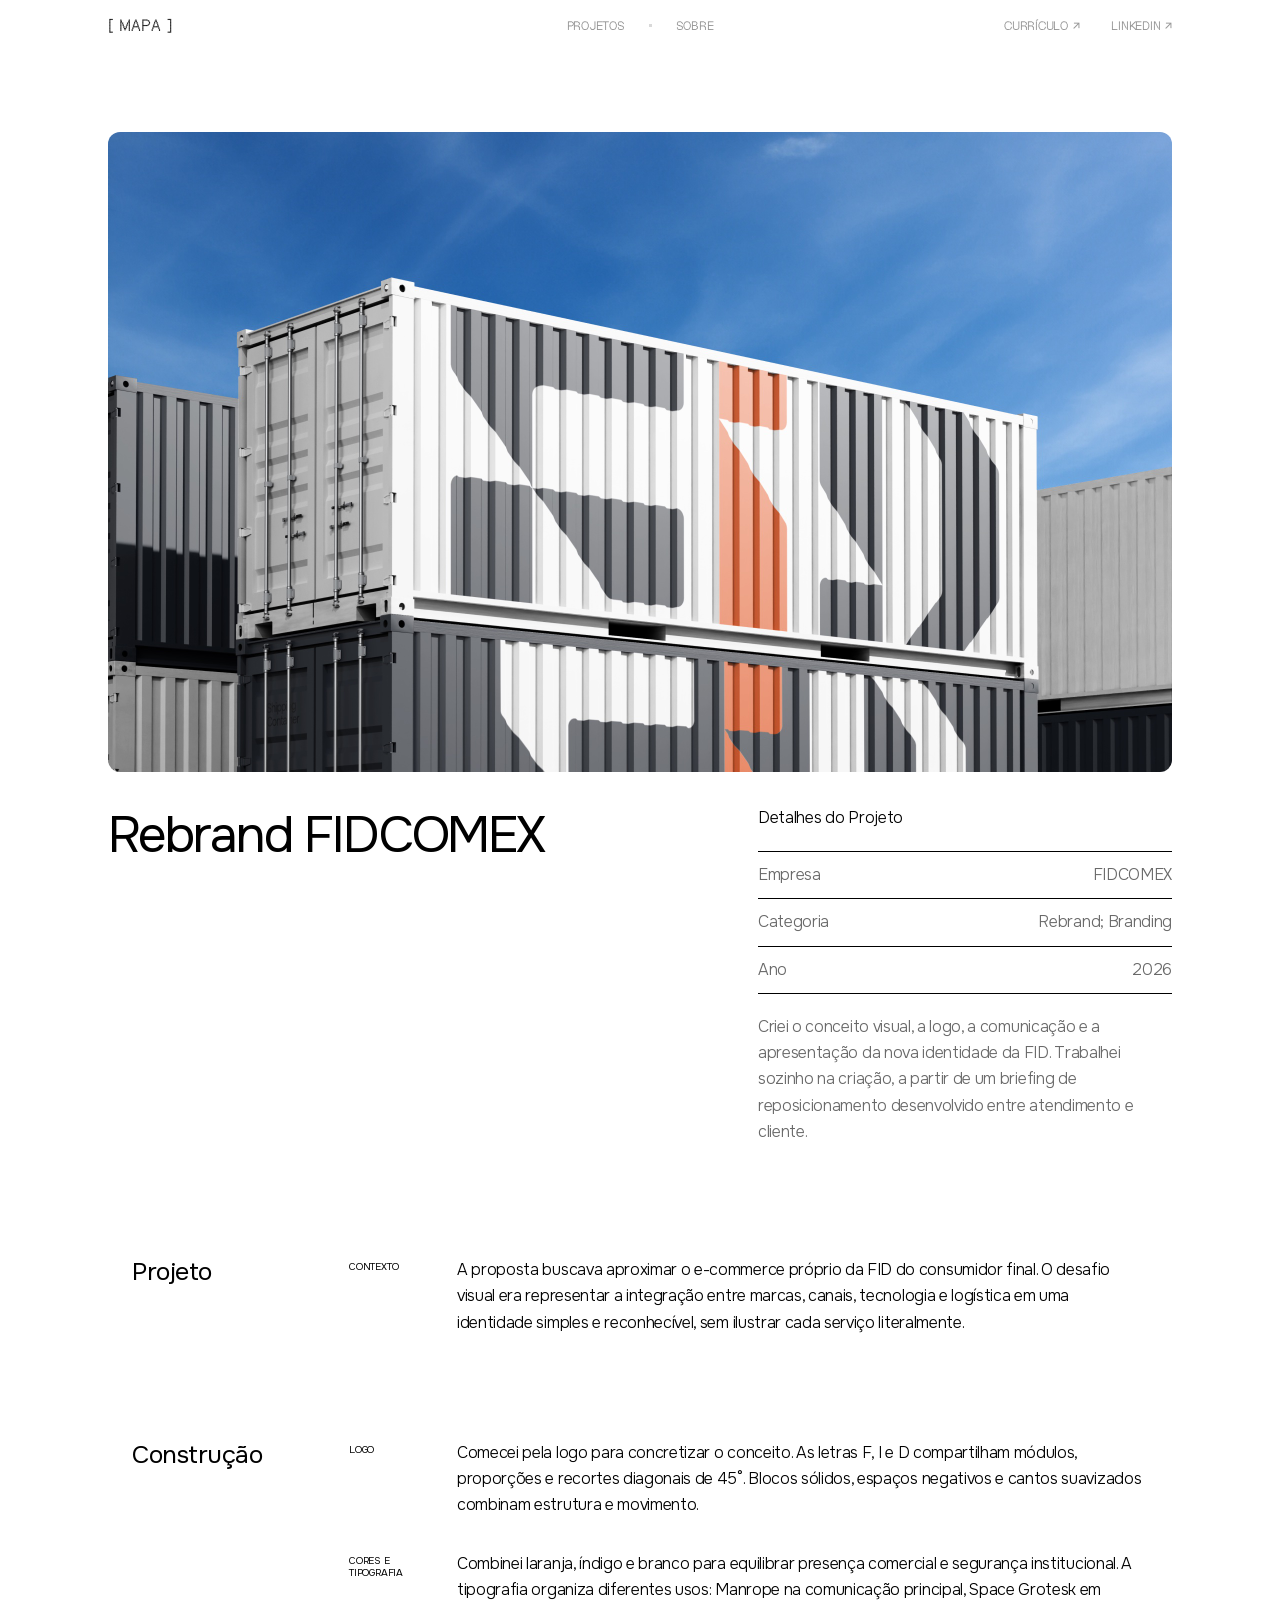
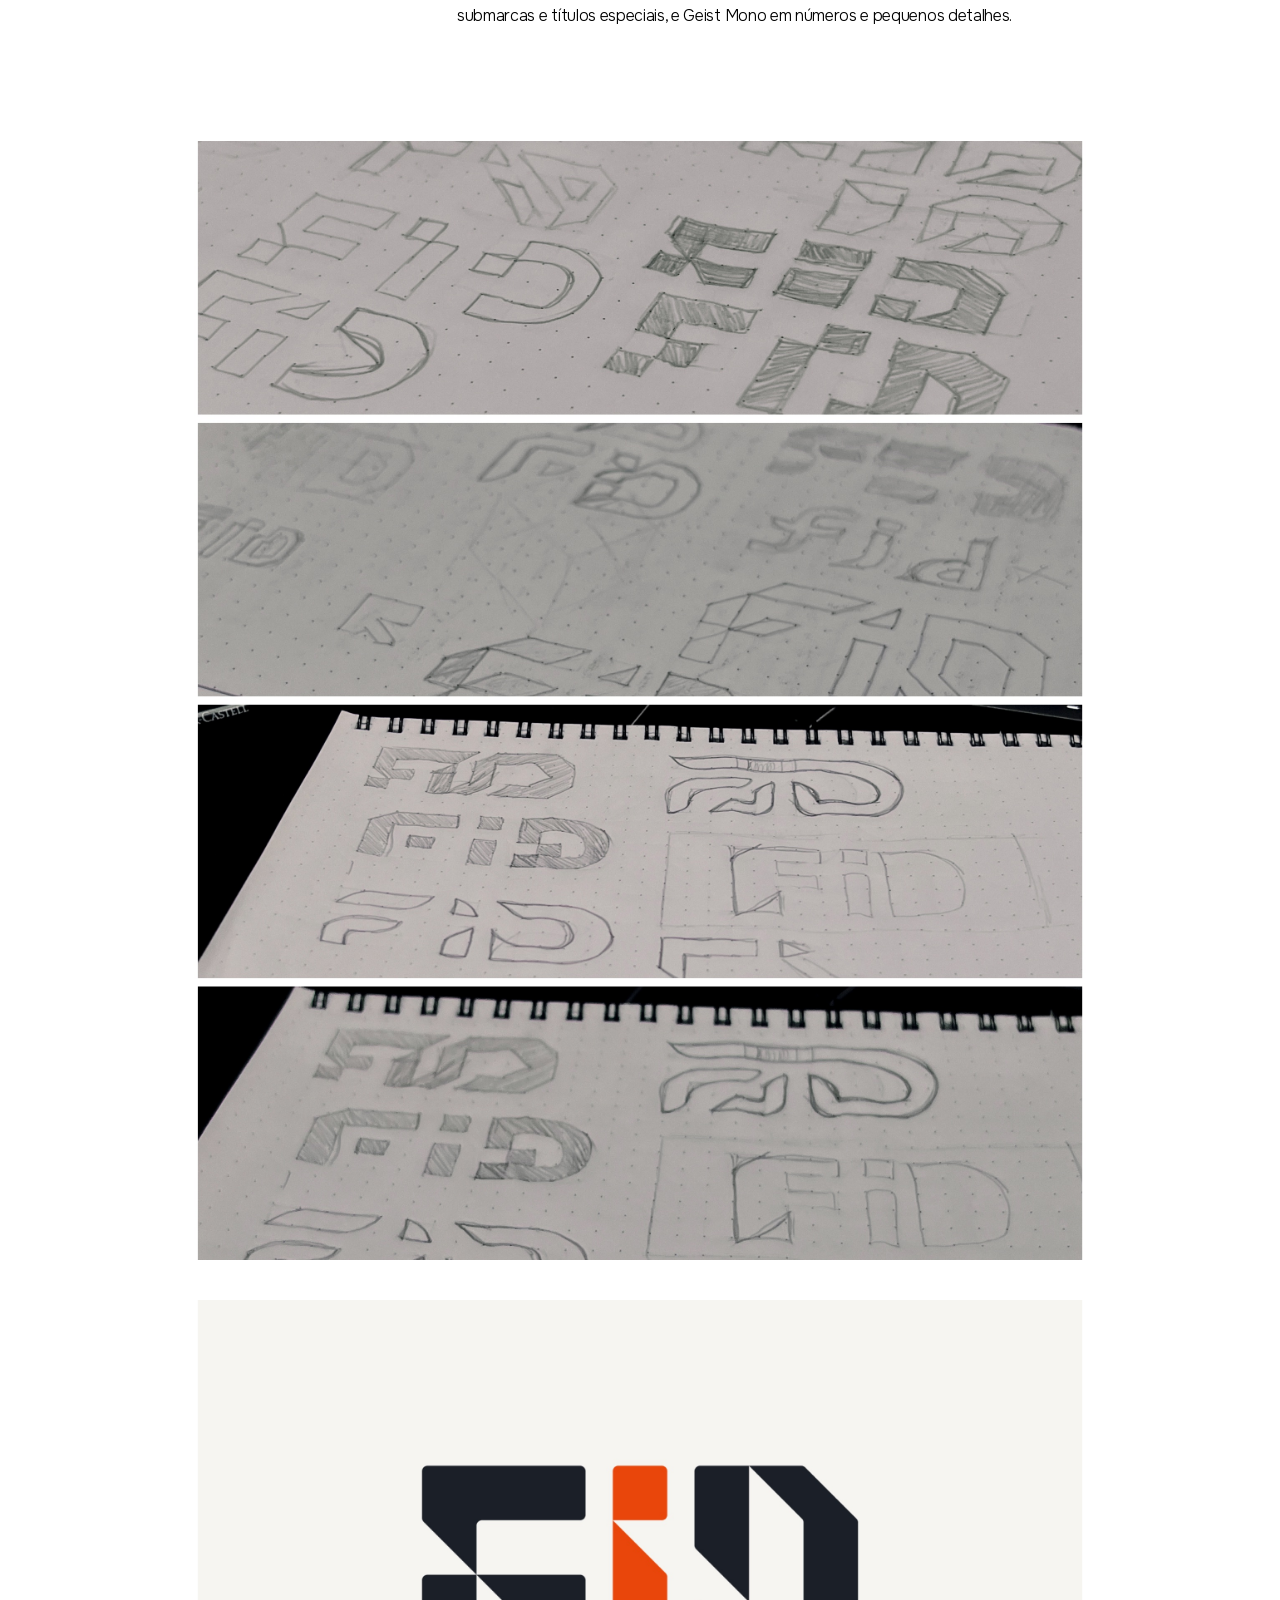
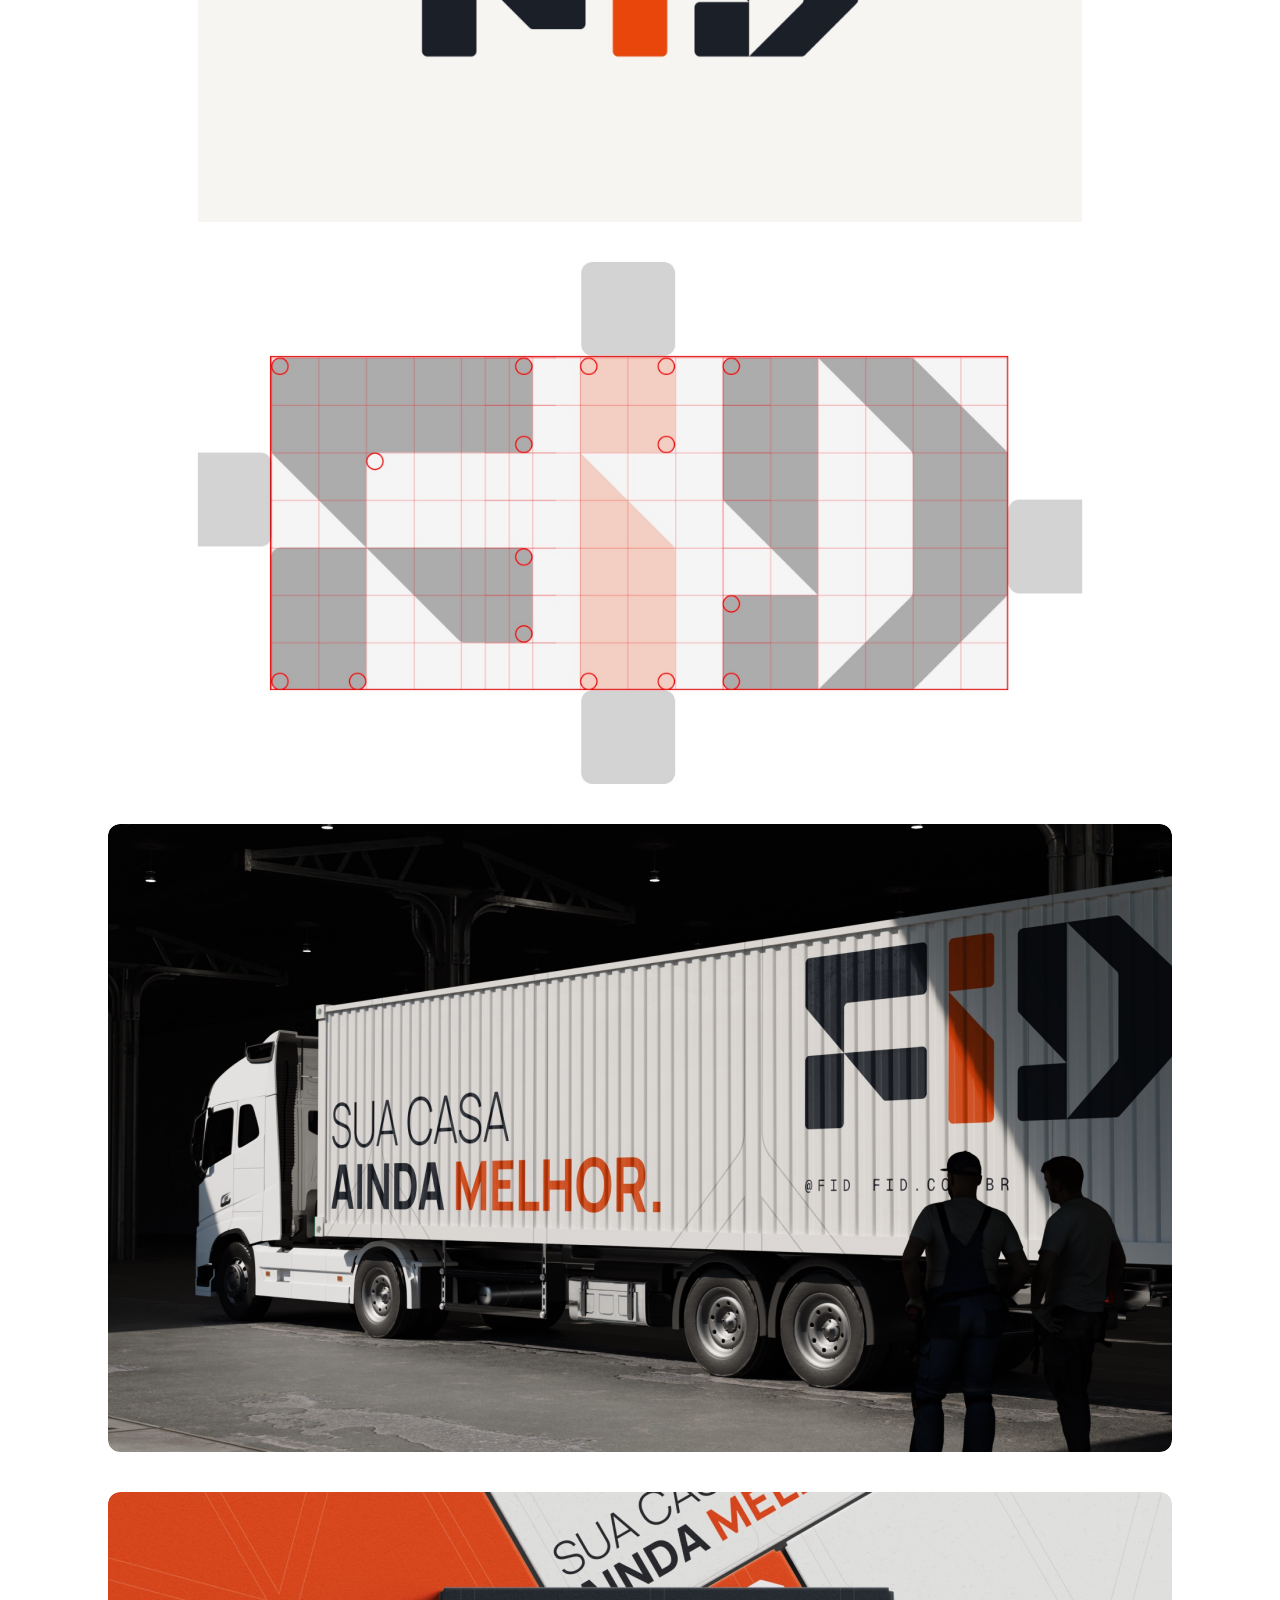
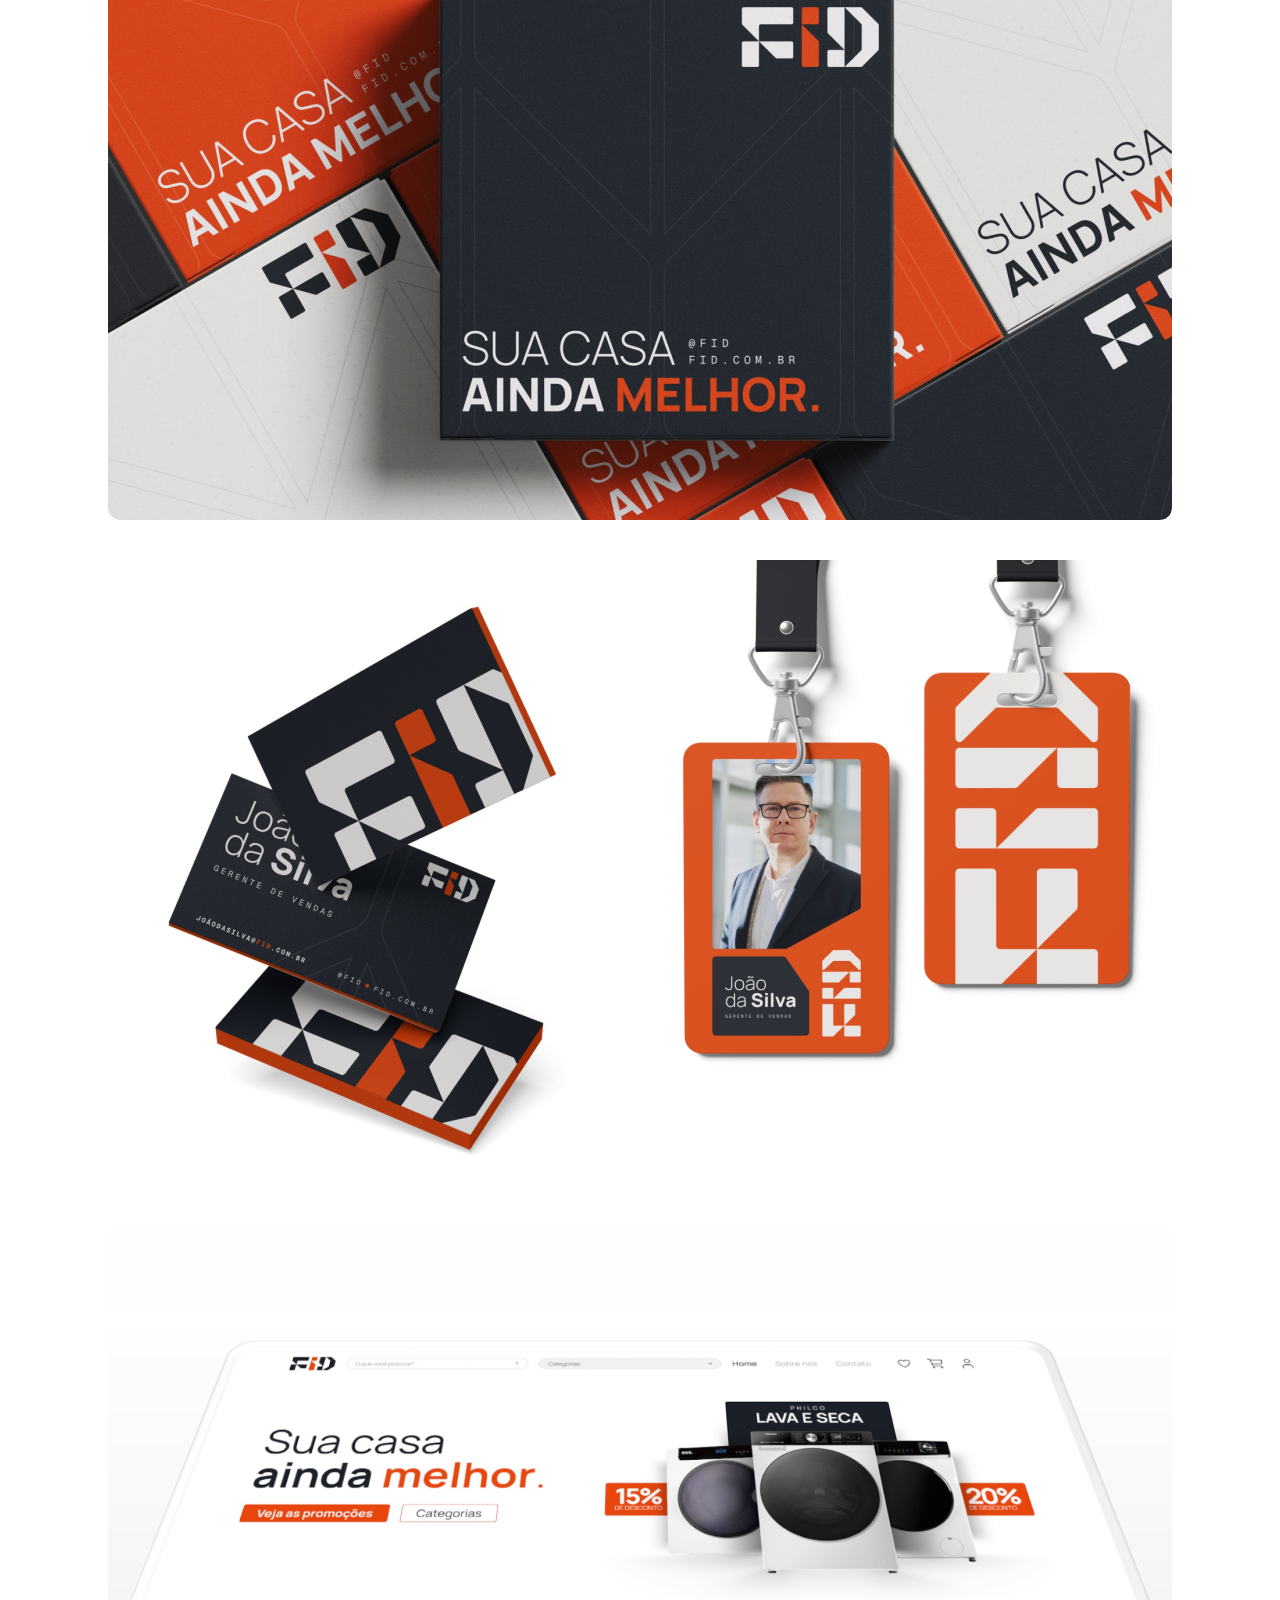
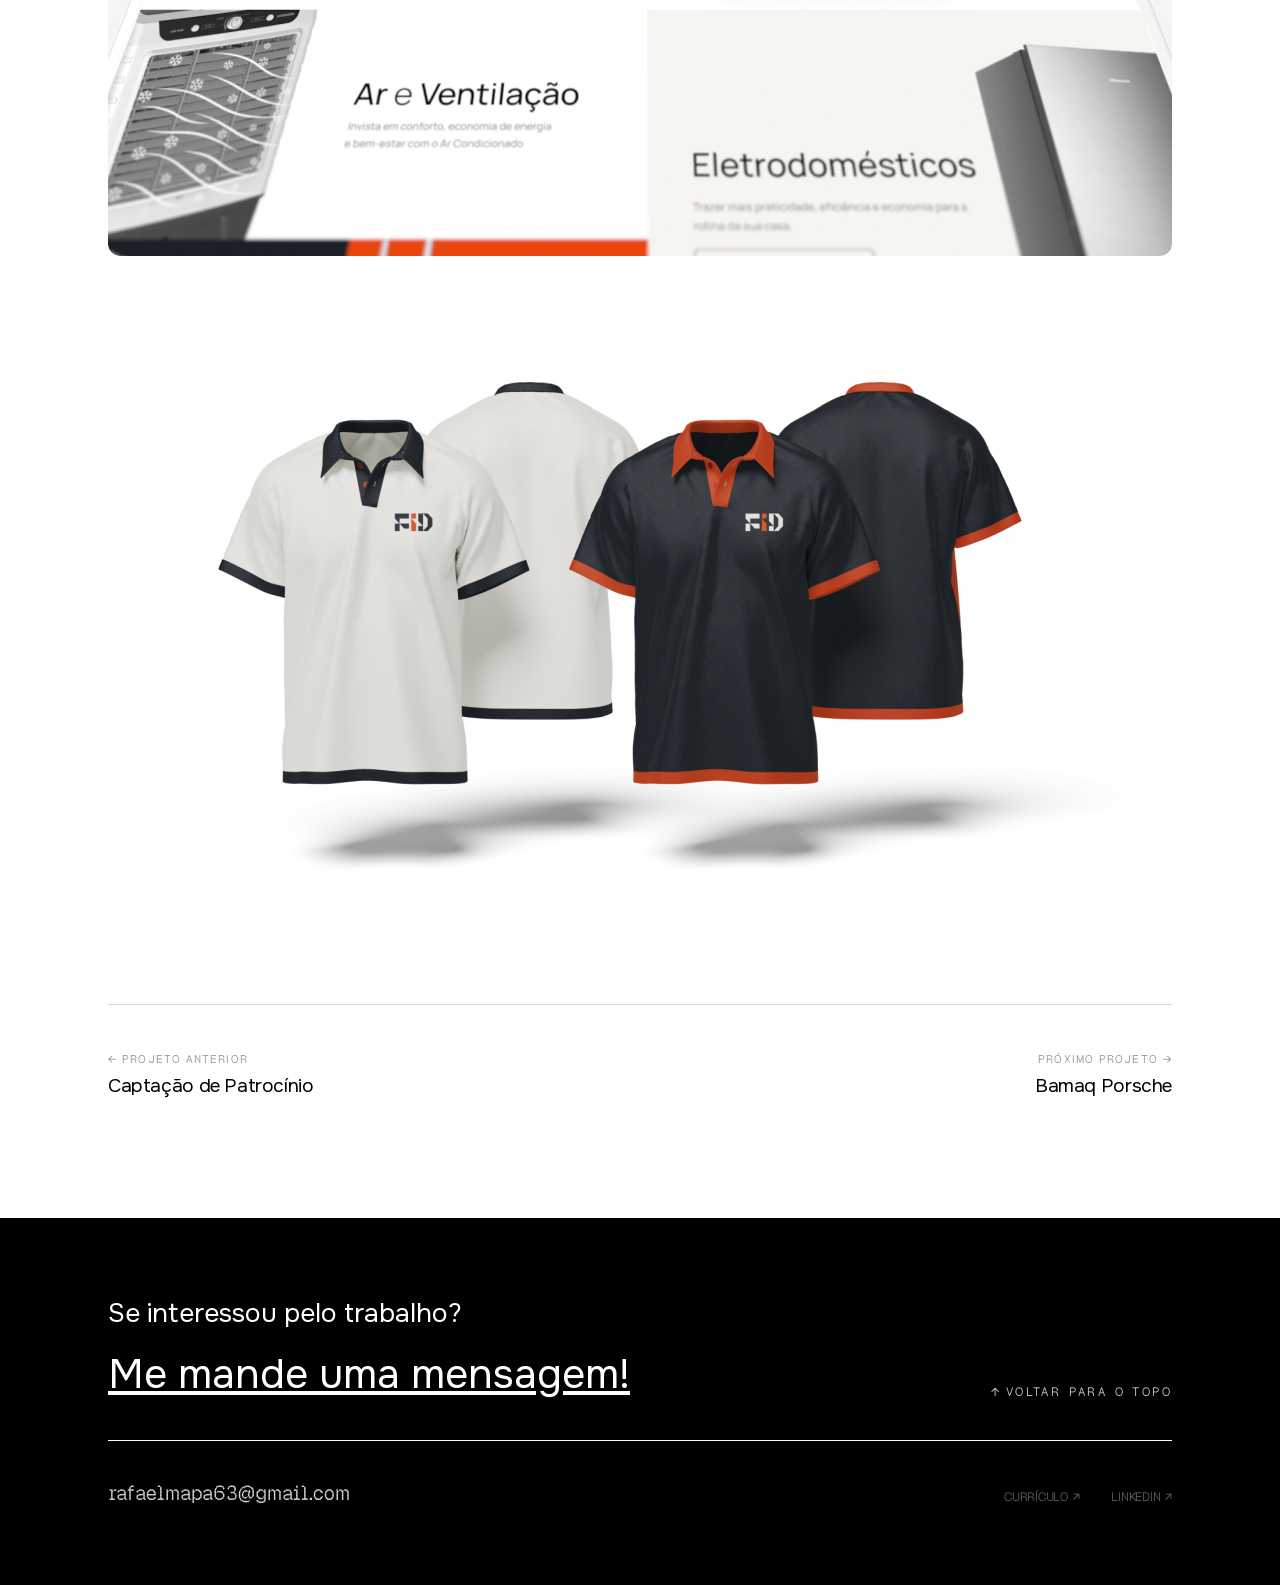
<file: fidcomex.html>
<!DOCTYPE html>
<html lang="pt-BR" id="top">
<head>
  <meta charset="UTF-8">
  <meta name="viewport" content="width=device-width, initial-scale=1.0">
  <title>Rafael Mapa - Rebrand FIDCOMEX</title>
  <meta name="description" content="Conceito visual, logo, comunicação e apresentação da nova identidade visual da FIDCOMEX.">
  <link rel="stylesheet" href="style.css?v=91aa01f">
  <link rel="icon" type="image/png" href="favicon.png">
  <link rel="preload" href="assets/fonts/Onest-Variable-Latin.woff2" as="font" type="font/woff2" crossorigin>
  <link rel="manifest" href="site.webmanifest">
  <link rel="apple-touch-icon" href="apple-touch-icon.png">
  <link rel="canonical" href="https://rafaelmapa.com.br/fidcomex">
  <meta property="og:type" content="website">
  <meta property="og:url" content="https://rafaelmapa.com.br/fidcomex">
  <meta property="og:title" content="Rafael Mapa - Rebrand FIDCOMEX">
  <meta property="og:description" content="Conceito visual, logo, comunicação e apresentação da nova identidade visual da FIDCOMEX.">
  <meta property="og:image" content="https://rafaelmapa.com.br/assets/home/og-porsche.jpg">
  <meta name="twitter:card" content="summary_large_image">
  <meta name="twitter:title" content="Rafael Mapa - Rebrand FIDCOMEX">
  <meta name="twitter:description" content="Conceito visual, logo, comunicação e apresentação da nova identidade visual da FIDCOMEX.">
  <meta name="twitter:image" content="https://rafaelmapa.com.br/assets/home/og-porsche.jpg">
</head>
<body>
  <div class="container">
    <header>
      <div id="logo-text" class="pixel-mono" style="font-size:16px; cursor: pointer;" onclick="window.location.href='/'">[ MAPA ]</div>
      <nav class="header-links t-nav pixel-mono">
        <a href="/projetos">projetos</a>
        <div class="dot"></div>
        <a href="/sobre">sobre</a>
      </nav>
      <nav class="header-social t-nav pixel-mono">
        <a href="assets/curriculo.pdf" target="_blank" class="cv-link" rel="noopener noreferrer">Currículo ↗</a>
        <a href="https://www.linkedin.com/in/rafaelmapa/" target="_blank" class="linkedin-link" rel="noopener noreferrer">linkedin ↗</a>
      </nav>
      <button class="hamburger" type="button" aria-label="Abrir menu" aria-controls="mobile-menu" aria-expanded="false">
        <span></span><span></span><span></span>
      </button>
    </header>
    <div class="mobile-menu-overlay" id="mobile-menu">
      <nav class="pixel-mono">
        <a href="/projetos">projetos</a>
        <a href="/sobre">sobre</a>
        <a href="assets/curriculo.pdf" target="_blank" rel="noopener noreferrer">currículo ↗</a>
        <a href="https://www.linkedin.com/in/rafaelmapa/" target="_blank" rel="noopener noreferrer">linkedin ↗</a>
      </nav>
    </div>

    <!-- Case Top: Hero first, then Title & Meta -->
    <main class="case-main">
      <div class="case-hero-image" style="margin-bottom: 33px;">
        <img src="assets/cases/fidcomex/hero.jpg" alt="Apresentação e nova identidade da FIDCOMEX" width="1064" height="640">
      </div>

      <section class="case-header" style="margin-bottom: 80px;">
        <div class="case-header-left">
          <h1 class="case-title">Rebrand FIDCOMEX</h1>
        </div>
        <div class="case-header-right">
          <h2 class="case-details-heading">Detalhes do Projeto</h2>
          <div class="case-meta-row">
            <span class="case-meta-label">Empresa</span>
            <span class="case-meta-value">FIDCOMEX</span>
          </div>
          <div class="case-meta-row">
            <span class="case-meta-label">Categoria</span>
            <span class="case-meta-value">Rebrand; Branding</span>
          </div>
          <div class="case-meta-row">
            <span class="case-meta-label">Ano</span>
            <span class="case-meta-value">2026</span>
          </div>
          <p class="case-summary">
            Criei o conceito visual, a logo, a comunicação e a apresentação da nova identidade da FID. Trabalhei sozinho na criação, a partir de um briefing de reposicionamento desenvolvido entre atendimento e cliente.
          </p>
        </div>
      </section>

      <!-- Projeto -->
      <div class="case-block" style="margin-bottom: 40px;">
        <div class="case-block-inner case-narrative-grid">
          <h2 class="case-section-title">Projeto</h2>
          <div class="case-narrative-items">
            <div class="case-narrative-item">
              <span class="case-item-label">CONTEXTO</span>
              <p class="case-item-text">A proposta buscava aproximar o e-commerce próprio da FID do consumidor final. O desafio visual era representar a integração entre marcas, canais, tecnologia e logística em uma identidade simples e reconhecível, sem ilustrar cada serviço literalmente.</p>
            </div>
          </div>
        </div>
      </div>

      <!-- Construção -->
      <div class="case-block" style="margin-bottom: 80px;">
        <div class="case-block-inner case-narrative-grid">
          <h2 class="case-section-title">Construção</h2>
          <div class="case-narrative-items">
            <div class="case-narrative-item">
              <span class="case-item-label">LOGO</span>
              <p class="case-item-text">Comecei pela logo para concretizar o conceito. As letras F, I e D compartilham módulos, proporções e recortes diagonais de 45°. Blocos sólidos, espaços negativos e cantos suavizados combinam estrutura e movimento.</p>
            </div>
            <div class="case-narrative-item">
              <span class="case-item-label">CORES E TIPOGRAFIA</span>
              <p class="case-item-text">Combinei laranja, índigo e branco para equilibrar presença comercial e segurança institucional. A tipografia organiza diferentes usos: Manrope na comunicação principal, Space Grotesk em submarcas e títulos especiais, e Geist Mono em números e pequenos detalhes.</p>
            </div>
          </div>
        </div>
      </div>

      <!-- Gallery -->
      <section class="case-gallery-block" style="margin-bottom: 80px;">
        <div class="case-gallery-banner">
          <img src="assets/cases/fidcomex/img-1.jpg" alt="Módulos construtivos e variações da nova logo FIDCOMEX" width="1064" height="1346">
        </div>
        <div class="case-gallery-banner">
          <img src="assets/cases/fidcomex/img-2.jpg" alt="Aplicação institucional da marca FIDCOMEX" width="1064" height="628">
        </div>
        <div class="case-gallery-banner">
          <img src="assets/cases/fidcomex/img-3.jpg" alt="Sistema visual e paleta de cores índigo e laranja" width="1064" height="628">
        </div>
        <div class="case-gallery-banner">
          <img src="assets/cases/fidcomex/img-4.jpg" alt="Aplicações de frota e embalagens com a nova identidade" width="1064" height="628">
        </div>
        <div class="case-gallery-banner">
          <img src="assets/cases/fidcomex/img-5.jpg" alt="Papelaria, crachás e materiais corporativos FIDCOMEX" width="1064" height="628">
        </div>
        <div class="case-gallery-banner">
          <img src="assets/cases/fidcomex/img-6.jpg" alt="Apresentação da submarca e comunicação digital" width="1064" height="628">
        </div>
        <div class="case-gallery-banner">
          <img src="assets/cases/fidcomex/img-7.jpg" alt="Containers e logística com a aplicação da marca ampliada" width="1064" height="628">
        </div>
        <div class="case-gallery-banner">
          <img src="assets/cases/fidcomex/img-8.jpg" alt="Guia de identidade visual e aplicações de marca" width="1064" height="628">
        </div>
      </section>

      <!-- Navegação entre Projetos -->
      <nav class="case-navigation" aria-label="Navegação entre projetos">
        <a href="/captacao" class="case-nav-link prev">
          <span class="case-nav-direction pixel-mono">← PROJETO ANTERIOR</span>
          <span class="case-nav-title">Captação de Patrocínio</span>
        </a>
        <a href="/porsche" class="case-nav-link next">
          <span class="case-nav-direction pixel-mono">PRÓXIMO PROJETO →</span>
          <span class="case-nav-title">Bamaq Porsche</span>
        </a>
      </nav>
    </main>
  </div>

  <!-- Footer -->
  <footer>
    <div class="container">
      <div class="footer-top">
        <div class="footer-cta">
          <p>Se interessou pelo trabalho?</p>
          <p><a href="https://wa.me/5531984040289" target="_blank" style="color: inherit; text-decoration: none;" rel="noopener noreferrer">Me mande uma mensagem!</a></p>
        </div>
        <a href="#top" class="back-to-top pixel-mono">
          <span>↑</span> VOLTAR PARA O TOPO
        </a>
      </div>
      <hr>
      <div class="footer-bottom">
        <a href="#" id="copy-email-btn" class="footer-email pixel-mono" style="position: relative;">
          rafaelmapa63@gmail.com
          <span id="email-tooltip" style="position: absolute; bottom: 100%; left: 0; margin-bottom: 8px; background: var(--white); color: var(--black); padding: 4px 8px; border-radius: 2px; font-size: 12px; opacity: 0; pointer-events: none; transition: opacity 0.2s; white-space: nowrap;">Email Copiado</span>
        </a>
        <nav class="header-social t-nav pixel-mono">
          <a href="assets/curriculo.pdf" target="_blank" rel="noopener noreferrer">Currículo ↗</a>
          <a href="https://www.linkedin.com/in/rafaelmapa/" target="_blank" rel="noopener noreferrer">linkedin ↗</a>
        </nav>
      </div>
    </div>
  </footer>

  <script src="site.js?v=lightbox-nav-1"></script>
</body>
</html>
</file>
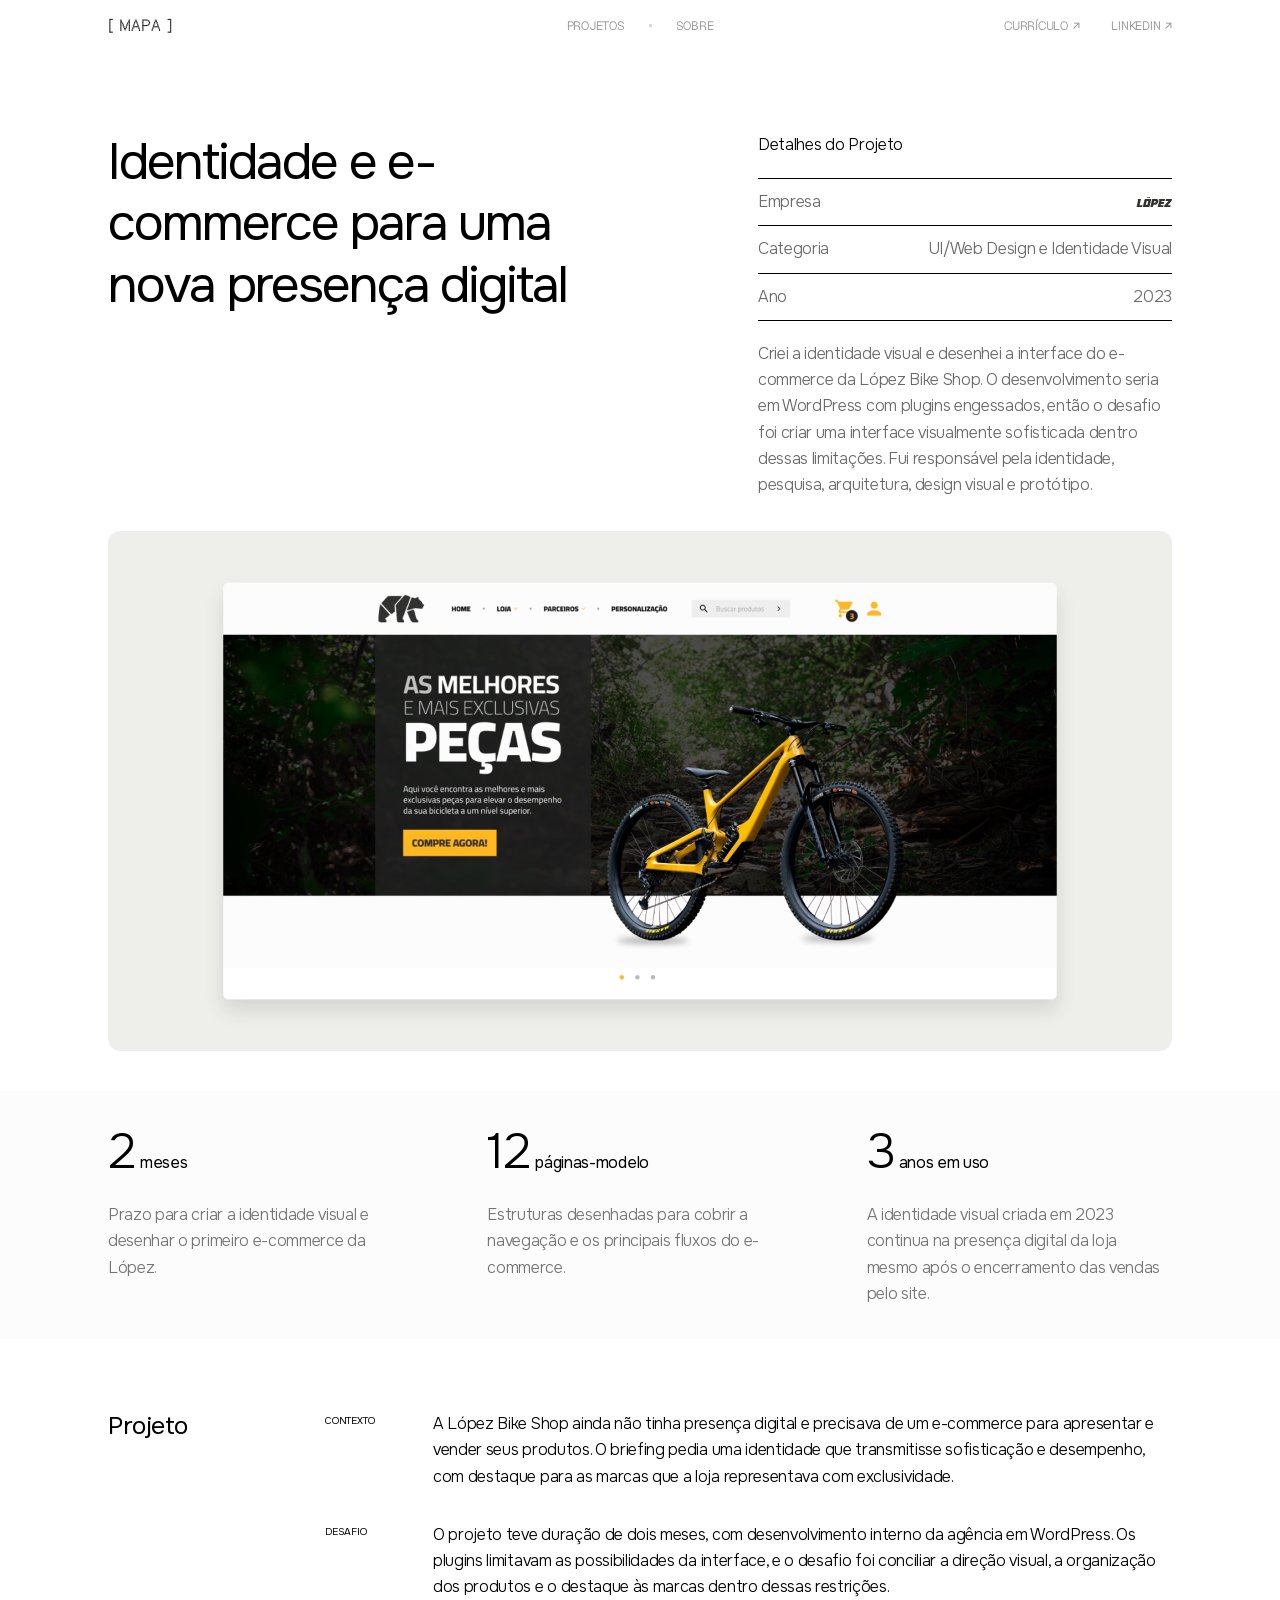
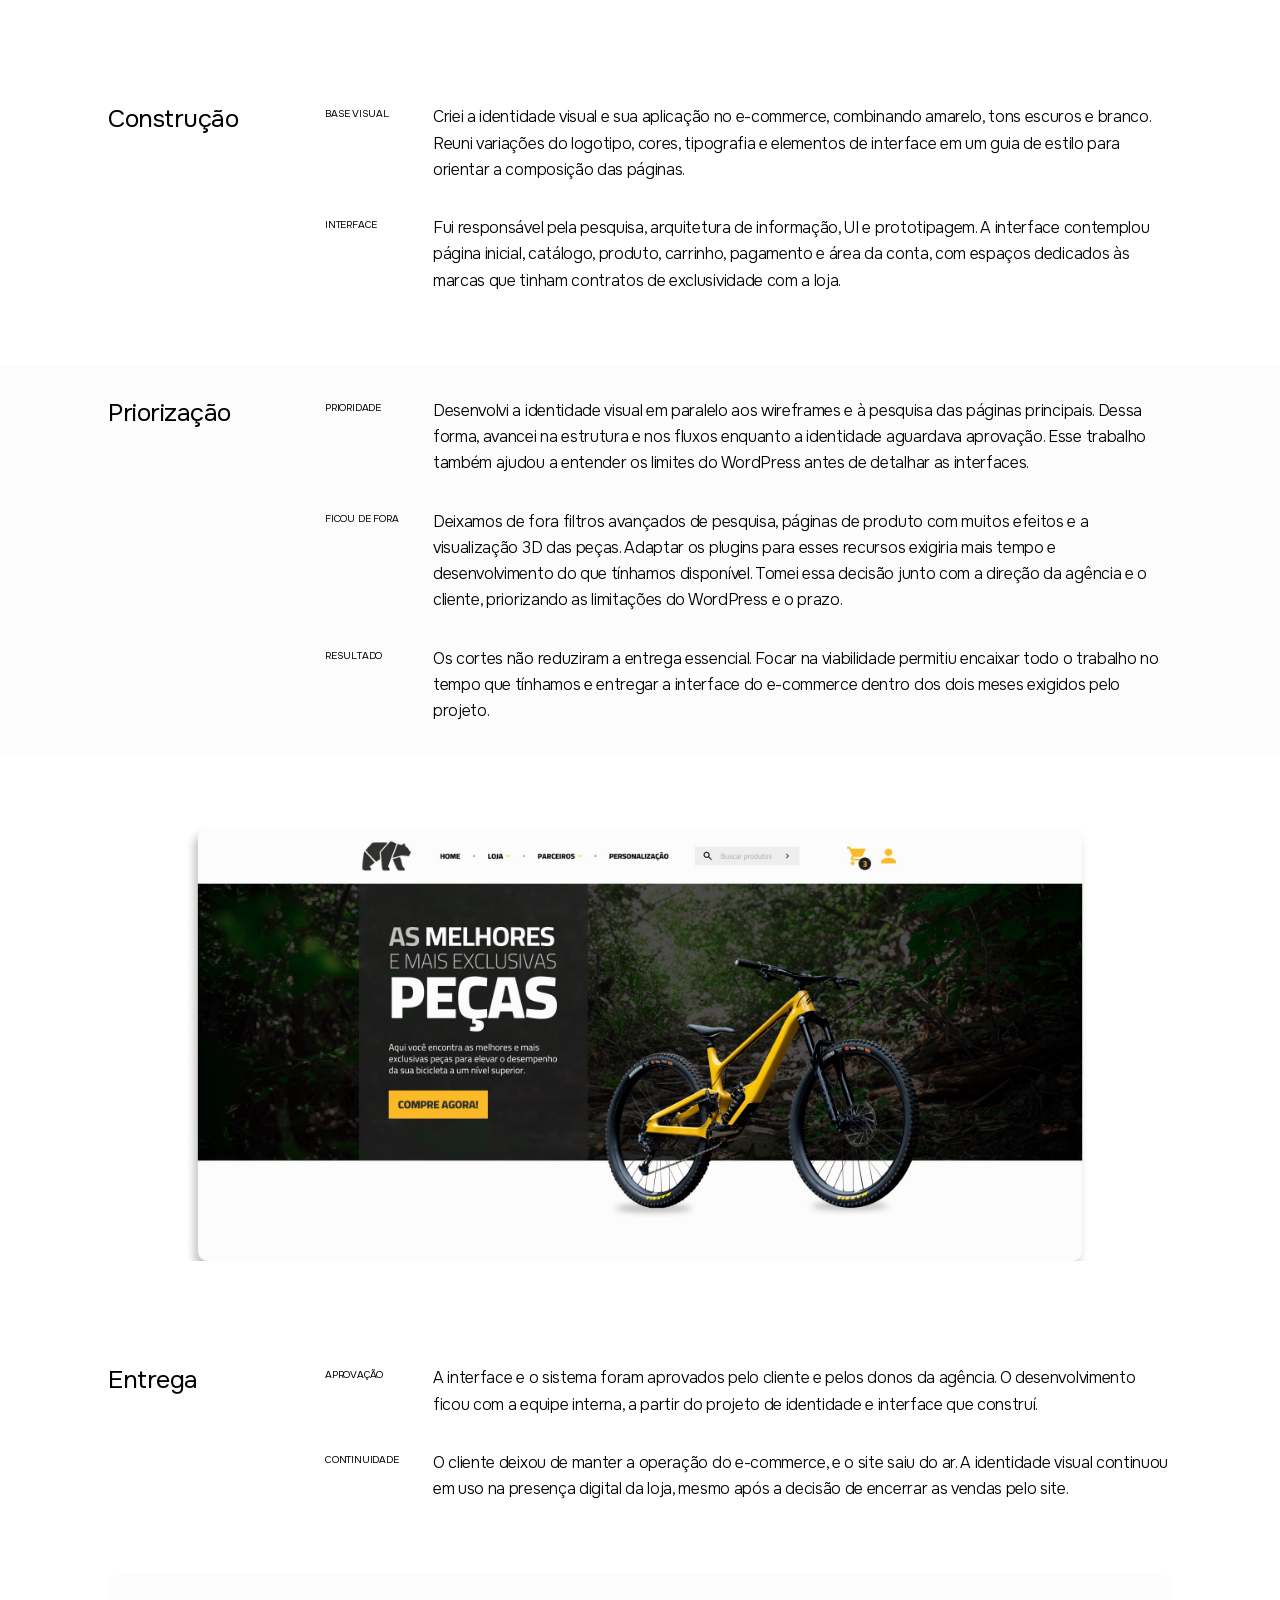
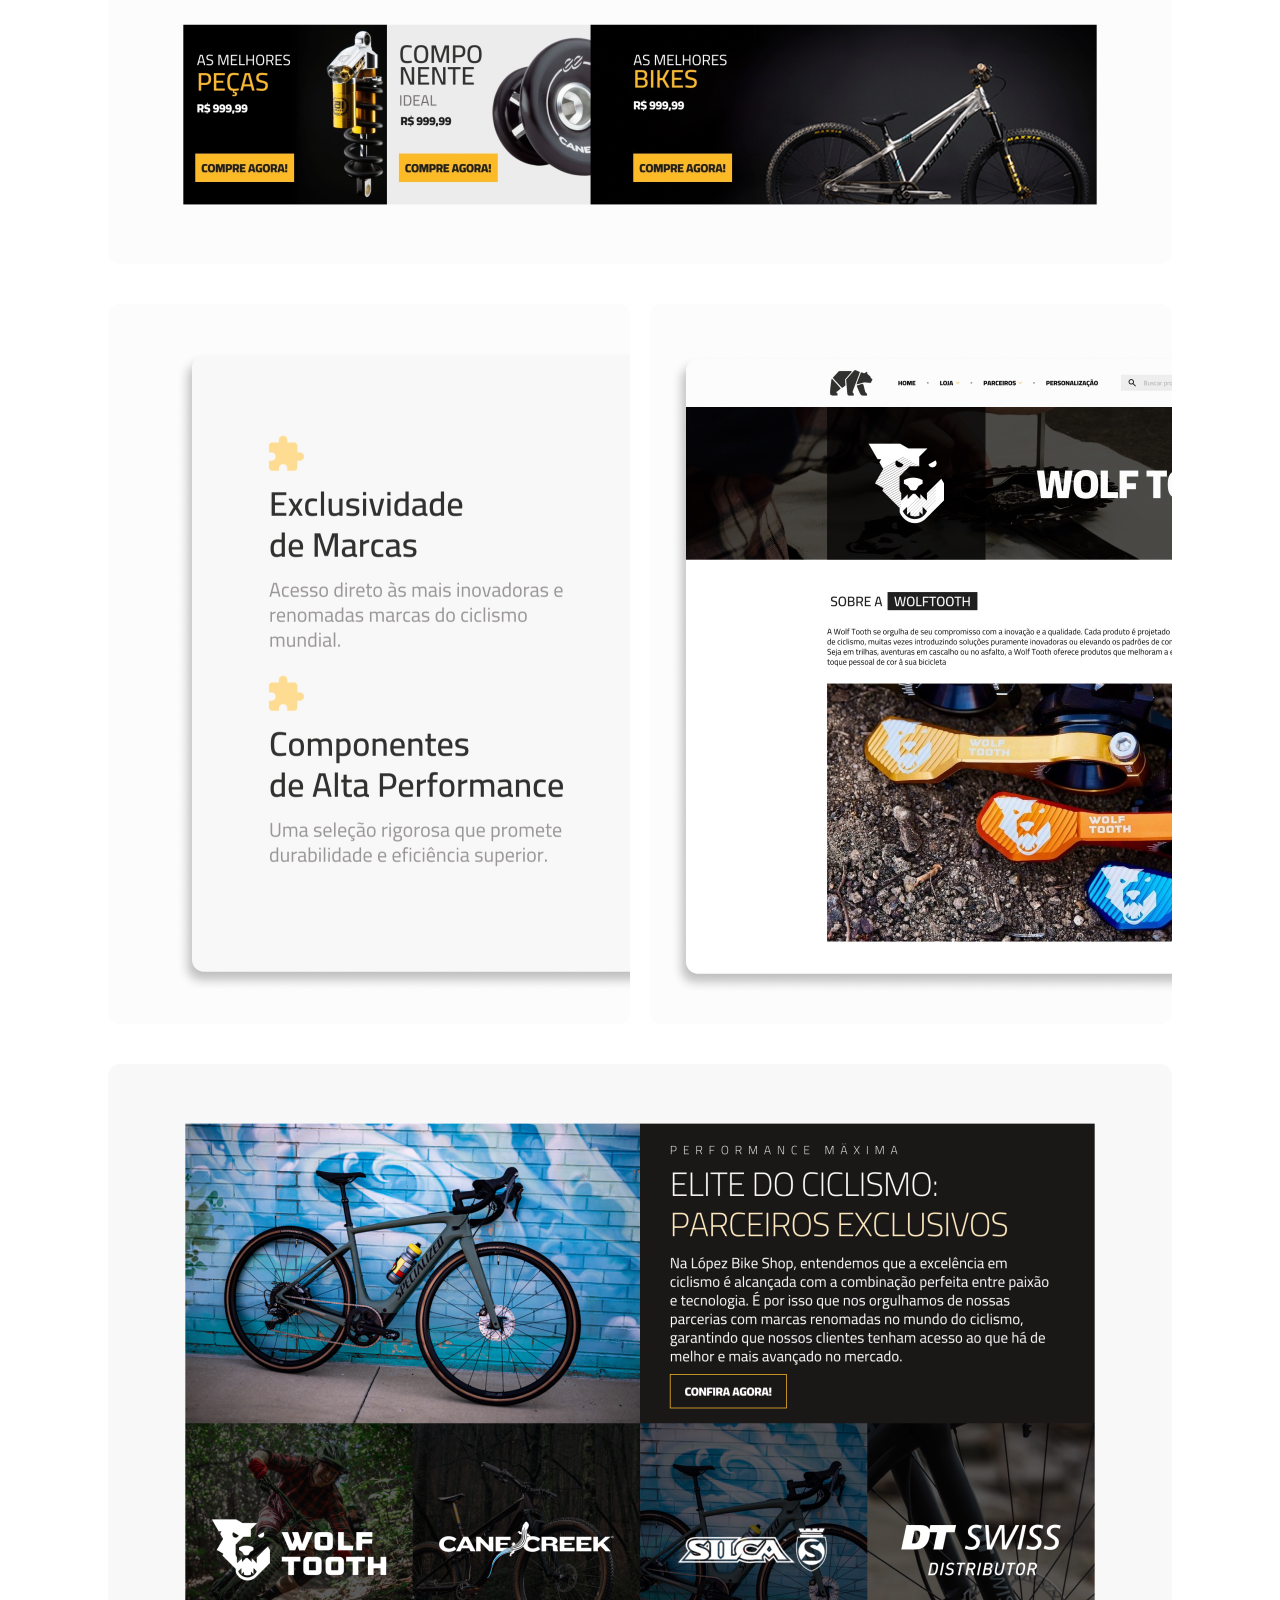
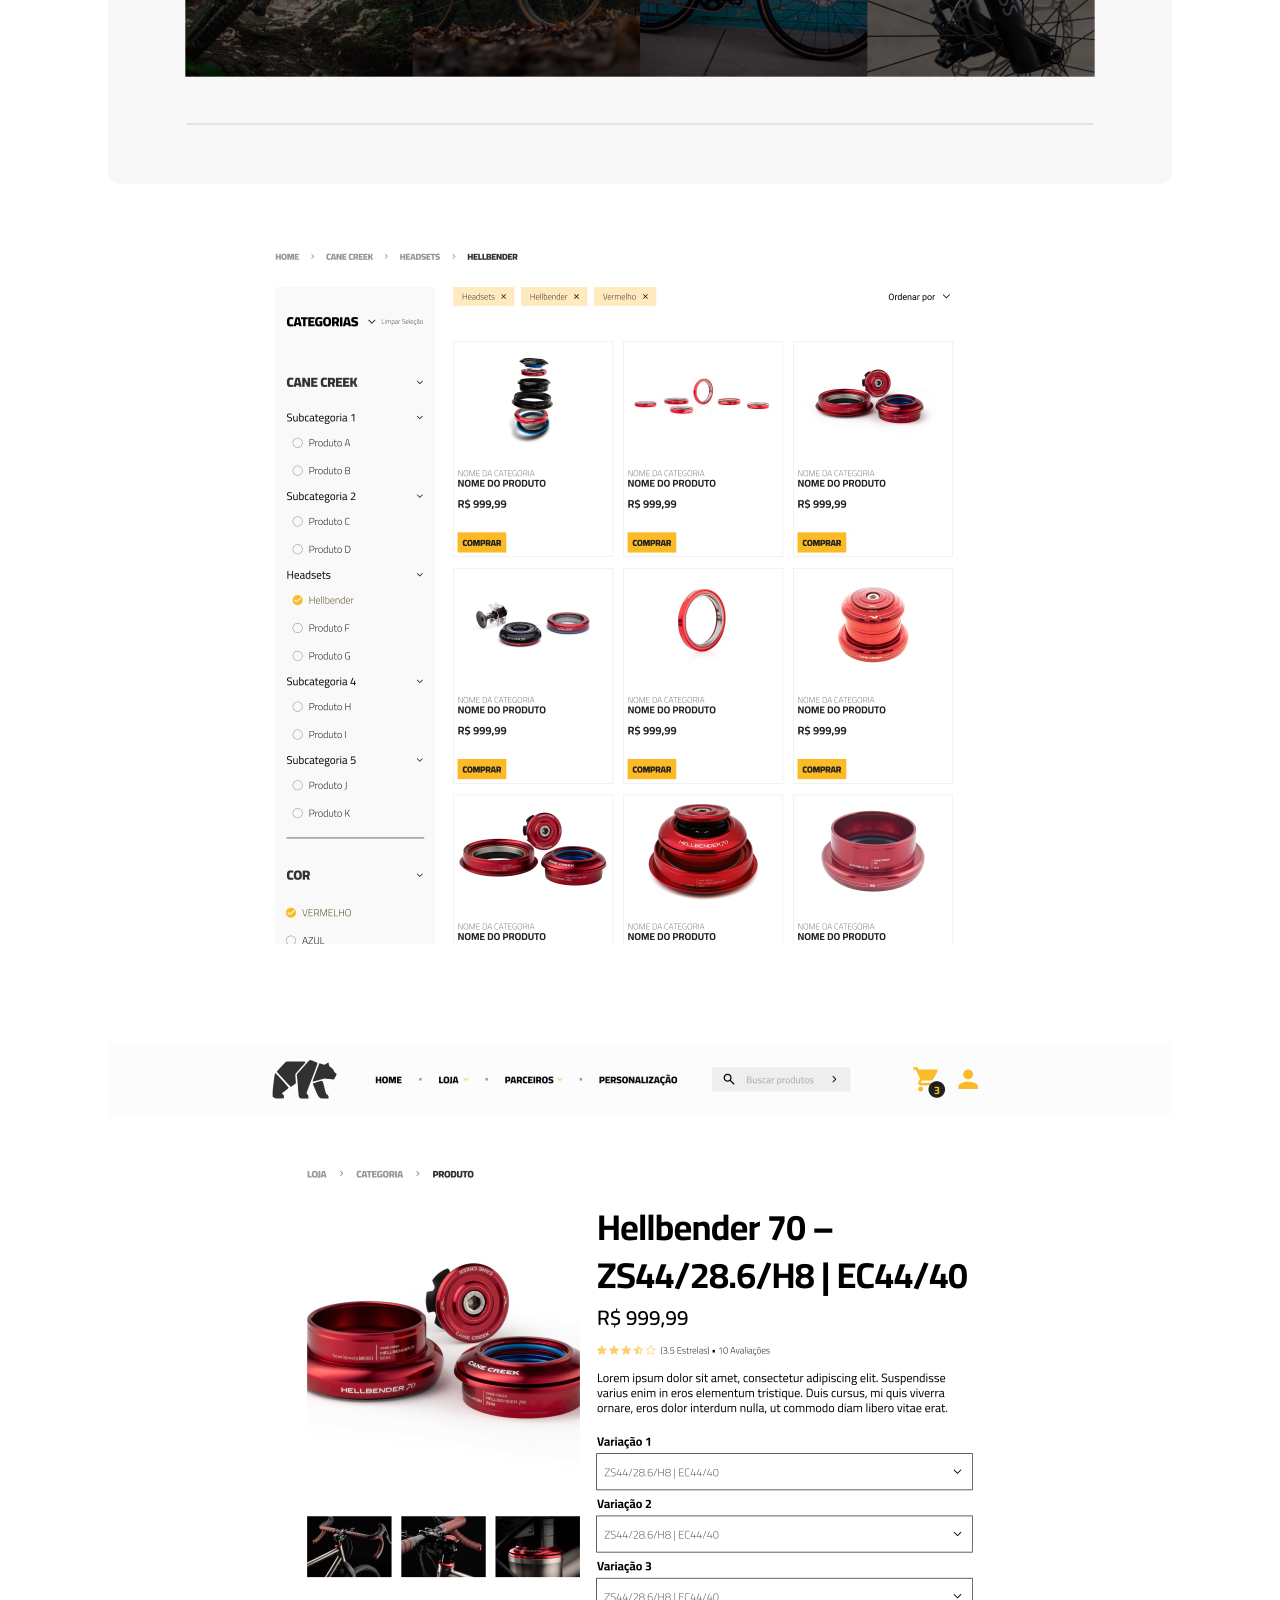
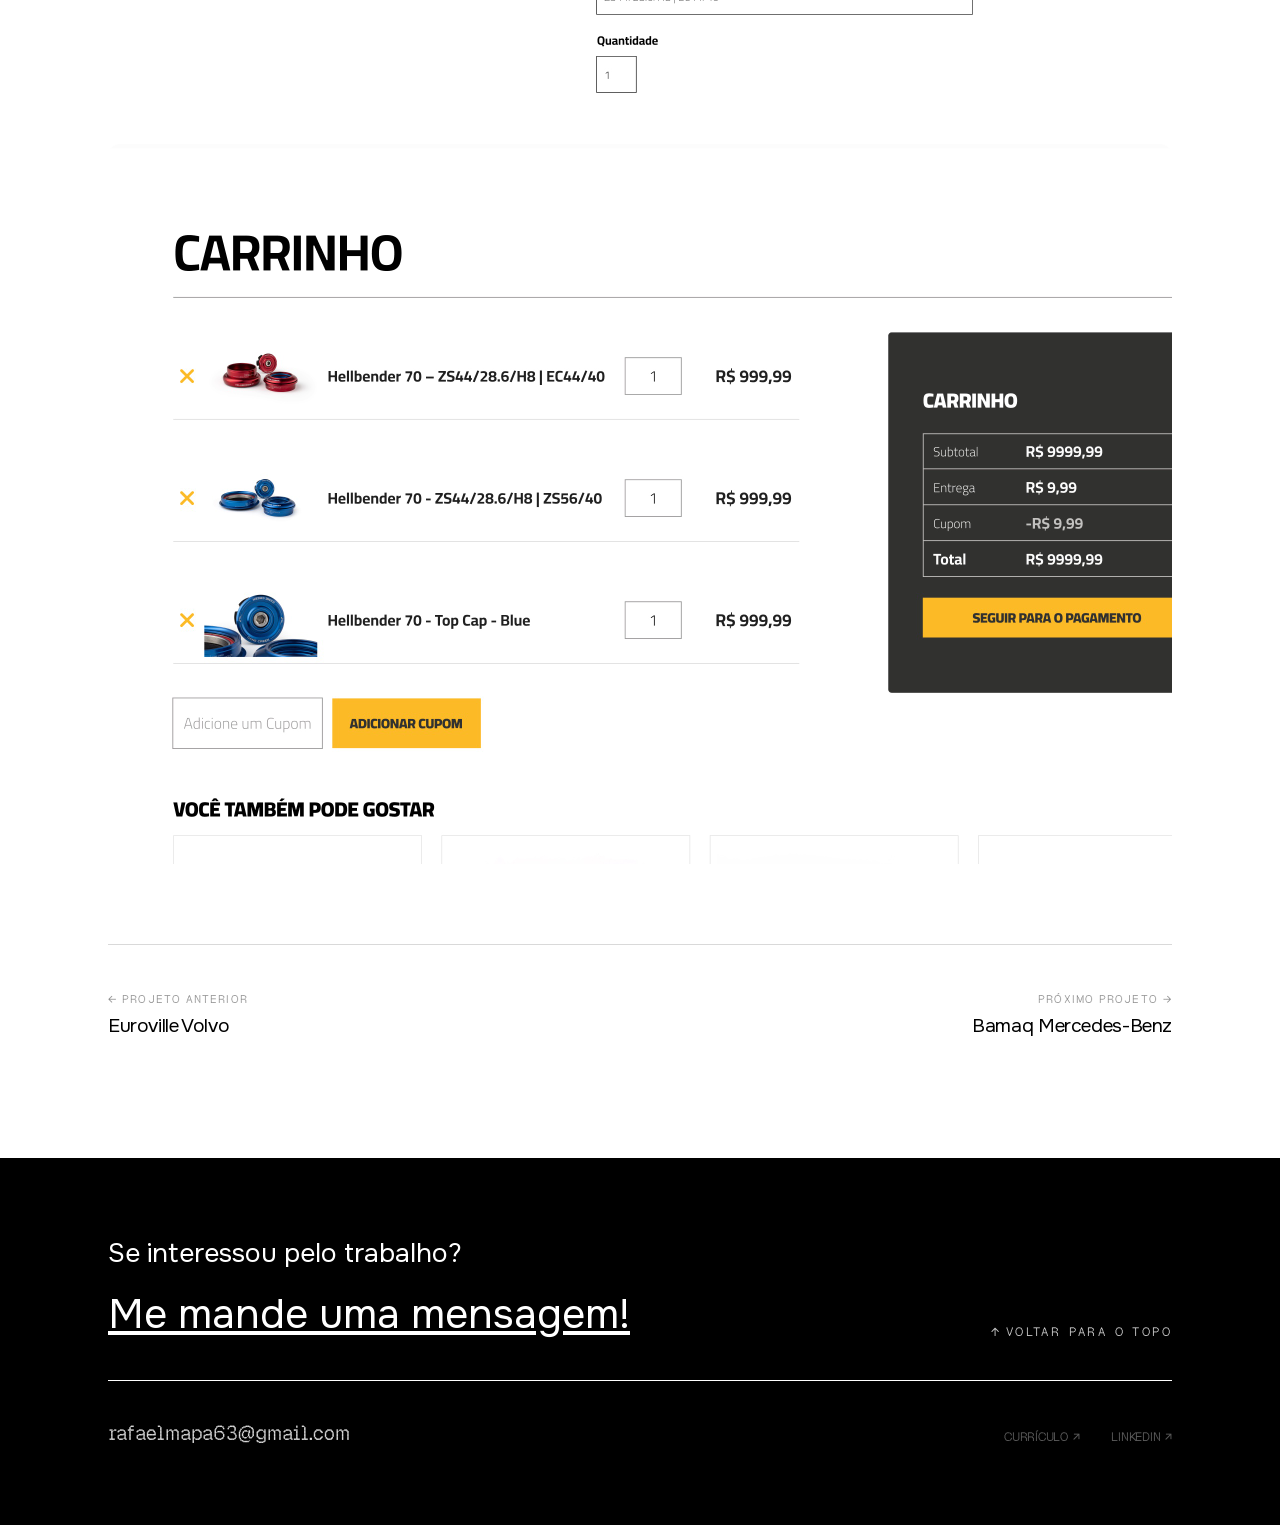
<file: lopez.html>
<!DOCTYPE html>
<html lang="pt-BR" id="top">
<head>
  <meta charset="UTF-8">
  <meta name="viewport" content="width=device-width, initial-scale=1.0">
  <title>Rafael Mapa - Identidade e e-commerce para uma nova presença digital (López Bike Shop)</title>
  <meta name="description" content="Criei a identidade visual e desenhei a interface do e-commerce da López Bike Shop dentro das limitações técnicas do WordPress.">
  <link rel="stylesheet" href="style.css?v=91aa01f">
  <link rel="icon" type="image/png" href="favicon.png">
  <link rel="preload" href="assets/fonts/Onest-Variable-Latin.woff2" as="font" type="font/woff2" crossorigin>
  <link rel="manifest" href="site.webmanifest">
  <link rel="apple-touch-icon" href="apple-touch-icon.png">
  <link rel="canonical" href="https://rafaelmapa.com.br/lopez">
  <meta property="og:type" content="website">
  <meta property="og:url" content="https://rafaelmapa.com.br/lopez">
  <meta property="og:title" content="Rafael Mapa - Identidade e e-commerce para uma nova presença digital (López Bike Shop)">
  <meta property="og:description" content="Criei a identidade visual e desenhei a interface do e-commerce da López Bike Shop dentro das limitações técnicas do WordPress.">
  <meta property="og:image" content="https://rafaelmapa.com.br/assets/home/og-porsche.jpg">
  <meta name="twitter:card" content="summary_large_image">
  <meta name="twitter:title" content="Rafael Mapa - Identidade e e-commerce para uma nova presença digital (López Bike Shop)">
  <meta name="twitter:description" content="Criei a identidade visual e desenhei a interface do e-commerce da López Bike Shop dentro das limitações técnicas do WordPress.">
  <meta name="twitter:image" content="https://rafaelmapa.com.br/assets/home/og-porsche.jpg">
</head>
<body>
  <div class="container">
    <header>
      <div id="logo-text" class="pixel-mono" style="font-size:16px; cursor: pointer;" onclick="window.location.href='/'">[ MAPA ]</div>
      <nav class="header-links t-nav pixel-mono">
        <a href="/projetos">projetos</a>
        <div class="dot"></div>
        <a href="/sobre">sobre</a>
      </nav>
      <nav class="header-social t-nav pixel-mono">
        <a href="assets/curriculo.pdf" target="_blank" class="cv-link" rel="noopener noreferrer">Currículo ↗</a>
        <a href="https://www.linkedin.com/in/rafaelmapa/" target="_blank" class="linkedin-link" rel="noopener noreferrer">linkedin ↗</a>
      </nav>
      <button class="hamburger" type="button" aria-label="Abrir menu" aria-controls="mobile-menu" aria-expanded="false">
        <span></span><span></span><span></span>
      </button>
    </header>
    <div class="mobile-menu-overlay" id="mobile-menu">
      <nav class="pixel-mono">
        <a href="/projetos">projetos</a>
        <a href="/sobre">sobre</a>
        <a href="assets/curriculo.pdf" target="_blank" rel="noopener noreferrer">currículo ↗</a>
        <a href="https://www.linkedin.com/in/rafaelmapa/" target="_blank" rel="noopener noreferrer">linkedin ↗</a>
      </nav>
    </div>

    <!-- Case Top: Title, Meta and Hero -->
    <main class="case-main">
      <section class="case-header">
        <div class="case-header-left">
          <h1 class="case-title">Identidade e e-commerce para uma nova presença digital</h1>
        </div>
        <div class="case-header-right">
          <h2 class="case-details-heading">Detalhes do Projeto</h2>
          <div class="case-meta-row">
            <span class="case-meta-label">Empresa</span>
            <div class="case-meta-logos">
              <img src="assets/cases/lopez/logo.svg" alt="López Bike Shop" width="89" height="26">
            </div>
          </div>
          <div class="case-meta-row">
            <span class="case-meta-label">Categoria</span>
            <span class="case-meta-value">UI/Web Design e Identidade Visual</span>
          </div>
          <div class="case-meta-row">
            <span class="case-meta-label">Ano</span>
            <span class="case-meta-value">2023</span>
          </div>
          <p class="case-summary">
            Criei a identidade visual e desenhei a interface do e-commerce da López Bike Shop. O desenvolvimento seria em WordPress com plugins engessados, então o desafio foi criar uma interface visualmente sofisticada dentro dessas limitações. Fui responsável pela identidade, pesquisa, arquitetura, design visual e protótipo.
          </p>
        </div>
      </section>

      <div class="case-hero-image">
        <video autoplay muted loop playsinline poster="assets/cases/lopez/hero-poster.jpg" width="1064" height="520">
          <source src="assets/cases/lopez/hero.mp4" type="video/mp4">
          <img src="assets/cases/lopez/hero-poster.jpg" alt="López Bike Shop - As melhores e mais exclusivas peças" width="1064" height="520">
        </video>
      </div>
    </main>
  </div>

  <!-- Full-width Case Content (Frame 2) -->
  <section class="case-body-wrapper">
    <!-- Destaques / Stats (Frame 427319107) -->
    <div class="case-block bg-subtle">
      <div class="case-block-inner case-stats-grid">
        <div class="case-stat-item">
          <div class="case-stat-header">
            <span class="case-stat-number">2</span>
            <span class="case-stat-unit">meses</span>
          </div>
          <p class="case-stat-text">Prazo para criar a identidade visual e desenhar o primeiro e-commerce da López.</p>
        </div>
        <div class="case-stat-item">
          <div class="case-stat-header">
            <span class="case-stat-number">12</span>
            <span class="case-stat-unit">páginas-modelo</span>
          </div>
          <p class="case-stat-text">Estruturas desenhadas para cobrir a navegação e os principais fluxos do e-commerce.</p>
        </div>
        <div class="case-stat-item">
          <div class="case-stat-header">
            <span class="case-stat-number">3</span>
            <span class="case-stat-unit">anos em uso</span>
          </div>
          <p class="case-stat-text">A identidade visual criada em 2023 continua na presença digital da loja mesmo após o encerramento das vendas pelo site.</p>
        </div>
      </div>
    </div>

    <!-- Projeto (Frame 8872) -->
    <div class="case-block">
      <div class="case-block-inner case-narrative-grid">
        <h2 class="case-section-title">Projeto</h2>
        <div class="case-narrative-items">
          <div class="case-narrative-item">
            <span class="case-item-label">CONTEXTO</span>
            <p class="case-item-text">A López Bike Shop ainda não tinha presença digital e precisava de um e-commerce para apresentar e vender seus produtos. O briefing pedia uma identidade que transmitisse sofisticação e desempenho, com destaque para as marcas que a loja representava com exclusividade.</p>
          </div>
          <div class="case-narrative-item">
            <span class="case-item-label">DESAFIO</span>
            <p class="case-item-text">O projeto teve duração de dois meses, com desenvolvimento interno da agência em WordPress. Os plugins limitavam as possibilidades da interface, e o desafio foi conciliar a direção visual, a organização dos produtos e o destaque às marcas dentro dessas restrições.</p>
          </div>
        </div>
      </div>
    </div>

    <!-- Construção (Frame 8873) -->
    <div class="case-block">
      <div class="case-block-inner case-narrative-grid">
        <h2 class="case-section-title">Construção</h2>
        <div class="case-narrative-items">
          <div class="case-narrative-item">
            <span class="case-item-label">BASE VISUAL</span>
            <p class="case-item-text">Criei a identidade visual e sua aplicação no e-commerce, combinando amarelo, tons escuros e branco. Reuni variações do logotipo, cores, tipografia e elementos de interface em um guia de estilo para orientar a composição das páginas.</p>
          </div>
          <div class="case-narrative-item">
            <span class="case-item-label">INTERFACE</span>
            <p class="case-item-text">Fui responsável pela pesquisa, arquitetura de informação, UI e prototipagem. A interface contemplou página inicial, catálogo, produto, carrinho, pagamento e área da conta, com espaços dedicados às marcas que tinham contratos de exclusividade com a loja.</p>
          </div>
        </div>
      </div>
    </div>

    <!-- Priorização (Frame 427319106) -->
    <div class="case-block bg-subtle">
      <div class="case-block-inner case-narrative-grid">
        <h2 class="case-section-title">Priorização</h2>
        <div class="case-narrative-items">
          <div class="case-narrative-item">
            <span class="case-item-label">PRIORIDADE</span>
            <p class="case-item-text">Desenvolvi a identidade visual em paralelo aos wireframes e à pesquisa das páginas principais. Dessa forma, avancei na estrutura e nos fluxos enquanto a identidade aguardava aprovação. Esse trabalho também ajudou a entender os limites do WordPress antes de detalhar as interfaces.</p>
          </div>
          <div class="case-narrative-item">
            <span class="case-item-label">FICOU DE FORA</span>
            <p class="case-item-text">Deixamos de fora filtros avançados de pesquisa, páginas de produto com muitos efeitos e a visualização 3D das peças. Adaptar os plugins para esses recursos exigiria mais tempo e desenvolvimento do que tínhamos disponível. Tomei essa decisão junto com a direção da agência e o cliente, priorizando as limitações do WordPress e o prazo.</p>
          </div>
          <div class="case-narrative-item">
            <span class="case-item-label">RESULTADO</span>
            <p class="case-item-text">Os cortes não reduziram a entrega essencial. Focar na viabilidade permitiu encaixar todo o trabalho no tempo que tínhamos e entregar a interface do e-commerce dentro dos dois meses exigidos pelo projeto.</p>
          </div>
        </div>
      </div>
    </div>

    <!-- Showcase Preview (Frame 427319105) -->
    <div class="case-block">
      <div class="case-block-inner">
        <div class="case-dual-preview">
          <div class="case-preview-desktop">
            <img src="assets/cases/lopez/site-preview.jpg" alt="López Bike Shop - Interface desktop e-commerce" width="1064" height="521">
          </div>
        </div>
      </div>
    </div>

    <!-- Entrega (Frame 8874) -->
    <div class="case-block">
      <div class="case-block-inner case-narrative-grid">
        <h2 class="case-section-title">Entrega</h2>
        <div class="case-narrative-items">
          <div class="case-narrative-item">
            <span class="case-item-label">APROVAÇÃO</span>
            <p class="case-item-text">A interface e o sistema foram aprovados pelo cliente e pelos donos da agência. O desenvolvimento ficou com a equipe interna, a partir do projeto de identidade e interface que construí.</p>
          </div>
          <div class="case-narrative-item">
            <span class="case-item-label">CONTINUIDADE</span>
            <p class="case-item-text">O cliente deixou de manter a operação do e-commerce, e o site saiu do ar. A identidade visual continuou em uso na presença digital da loja, mesmo após a decisão de encerrar as vendas pelo site.</p>
          </div>
        </div>
      </div>
    </div>

    <!-- Interface Gallery (Frame 8877) -->
    <div class="case-block case-gallery-block">
      <!-- Banners de Destaque e Marcas (Frame 427319106) -->
      <div class="case-block-inner">
        <div class="case-gallery-banner">
          <img src="assets/cases/lopez/marcas-banner.jpg" alt="Banners de produtos e componentes López" width="1064" height="290">
        </div>
      </div>

      <!-- Cards de Exclusividade e Wolftooth (Frame 427319108) -->
      <div class="case-block-inner case-gallery-row">
        <div class="case-gallery-card">
          <img src="assets/cases/lopez/exclusividade-card.jpg" alt="Exclusividade de Marcas e Componentes de Alta Performance" width="522" height="720">
        </div>
        <div class="case-gallery-card">
          <img src="assets/cases/lopez/wolftooth-card.jpg" alt="Seção da marca Wolf Tooth" width="522" height="720">
        </div>
      </div>

      <!-- Banner Parceiros Exclusivos (Frame 8876) -->
      <div class="case-block-inner">
        <div class="case-gallery-banner">
          <img src="assets/cases/lopez/parceiros-banner.jpg" alt="Elite do Ciclismo: Parceiros Exclusivos (Wolf Tooth, Cane Creek, Silca, DT Swiss)" width="1064" height="720">
        </div>
      </div>

      <!-- Catálogo de Peças (Frame 427319109) -->
      <div class="case-block-inner">
        <div class="case-gallery-banner">
          <img src="assets/cases/lopez/catalogo-pecas.jpg" alt="Tela do catálogo com categorias e produtos Cane Creek" width="1064" height="720">
        </div>
      </div>

      <!-- Página de Produto Hellbender (Frame 427319110) -->
      <div class="case-block-inner">
        <div class="case-gallery-banner">
          <img src="assets/cases/lopez/produto-hellbender.jpg" alt="Página de produto Hellbender 70 com variações e fotos" width="1064" height="720">
        </div>
      </div>

      <!-- Carrinho e Checkout (Frame 427319111) -->
      <div class="case-block-inner">
        <div class="case-gallery-banner">
          <img src="assets/cases/lopez/carrinho-checkout.jpg" alt="Tela do carrinho de compras e resumo do pedido" width="1064" height="720">
        </div>
      </div>
    </div>
  </section>

  <!-- Navegação entre Projetos -->
  <div class="container">
    <nav class="case-navigation" aria-label="Navegação entre projetos">
      <a href="/lp-volvo" class="case-nav-link prev">
        <span class="case-nav-direction pixel-mono">← PROJETO ANTERIOR</span>
        <span class="case-nav-title">Euroville Volvo</span>
      </a>
      <a href="/mercedes" class="case-nav-link next">
        <span class="case-nav-direction pixel-mono">PRÓXIMO PROJETO →</span>
        <span class="case-nav-title">Bamaq Mercedes-Benz</span>
      </a>
    </nav>
  </div>


  <!-- Footer -->
  <footer>
    <div class="container">
      <div class="footer-top">
        <div class="footer-cta">
          <p>Se interessou pelo trabalho?</p>
          <p><a href="https://wa.me/5531984040289" target="_blank" style="color: inherit; text-decoration: none;" rel="noopener noreferrer">Me mande uma mensagem!</a></p>
        </div>
        <a href="#top" class="back-to-top pixel-mono">
          <span>↑</span> VOLTAR PARA O TOPO
        </a>
      </div>
      <hr>
      <div class="footer-bottom">
        <a href="#" id="copy-email-btn" class="footer-email pixel-mono" style="position: relative;">
          rafaelmapa63@gmail.com
          <span id="email-tooltip" style="position: absolute; bottom: 100%; left: 0; margin-bottom: 8px; background: var(--white); color: var(--black); padding: 4px 8px; border-radius: 2px; font-size: 12px; opacity: 0; pointer-events: none; transition: opacity 0.2s; white-space: nowrap;">Email Copiado</span>
        </a>
        <nav class="header-social t-nav pixel-mono">
          <a href="assets/curriculo.pdf" target="_blank" rel="noopener noreferrer">Currículo ↗</a>
          <a href="https://www.linkedin.com/in/rafaelmapa/" target="_blank" rel="noopener noreferrer">linkedin ↗</a>
        </nav>
      </div>
    </div>
  </footer>

  <script src="site.js?v=lightbox-nav-1"></script>
</body>
</html>
</file>
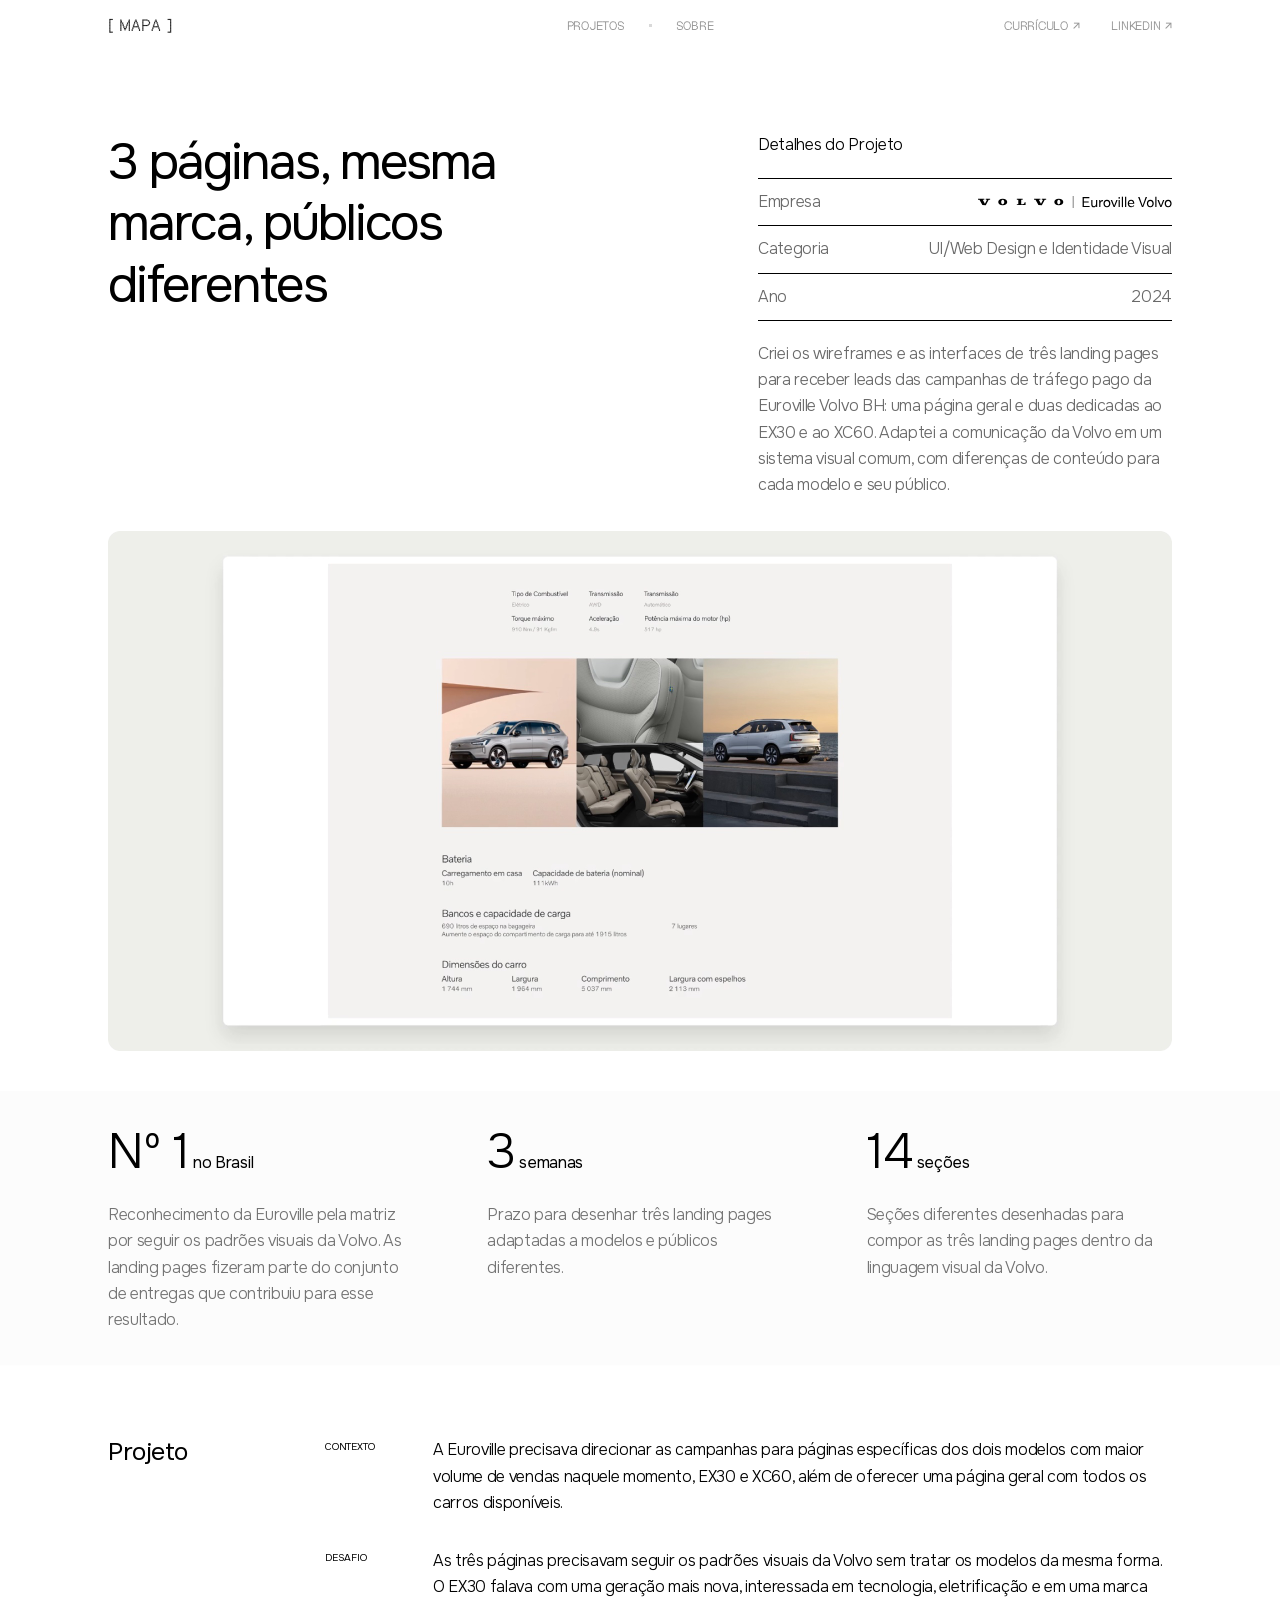
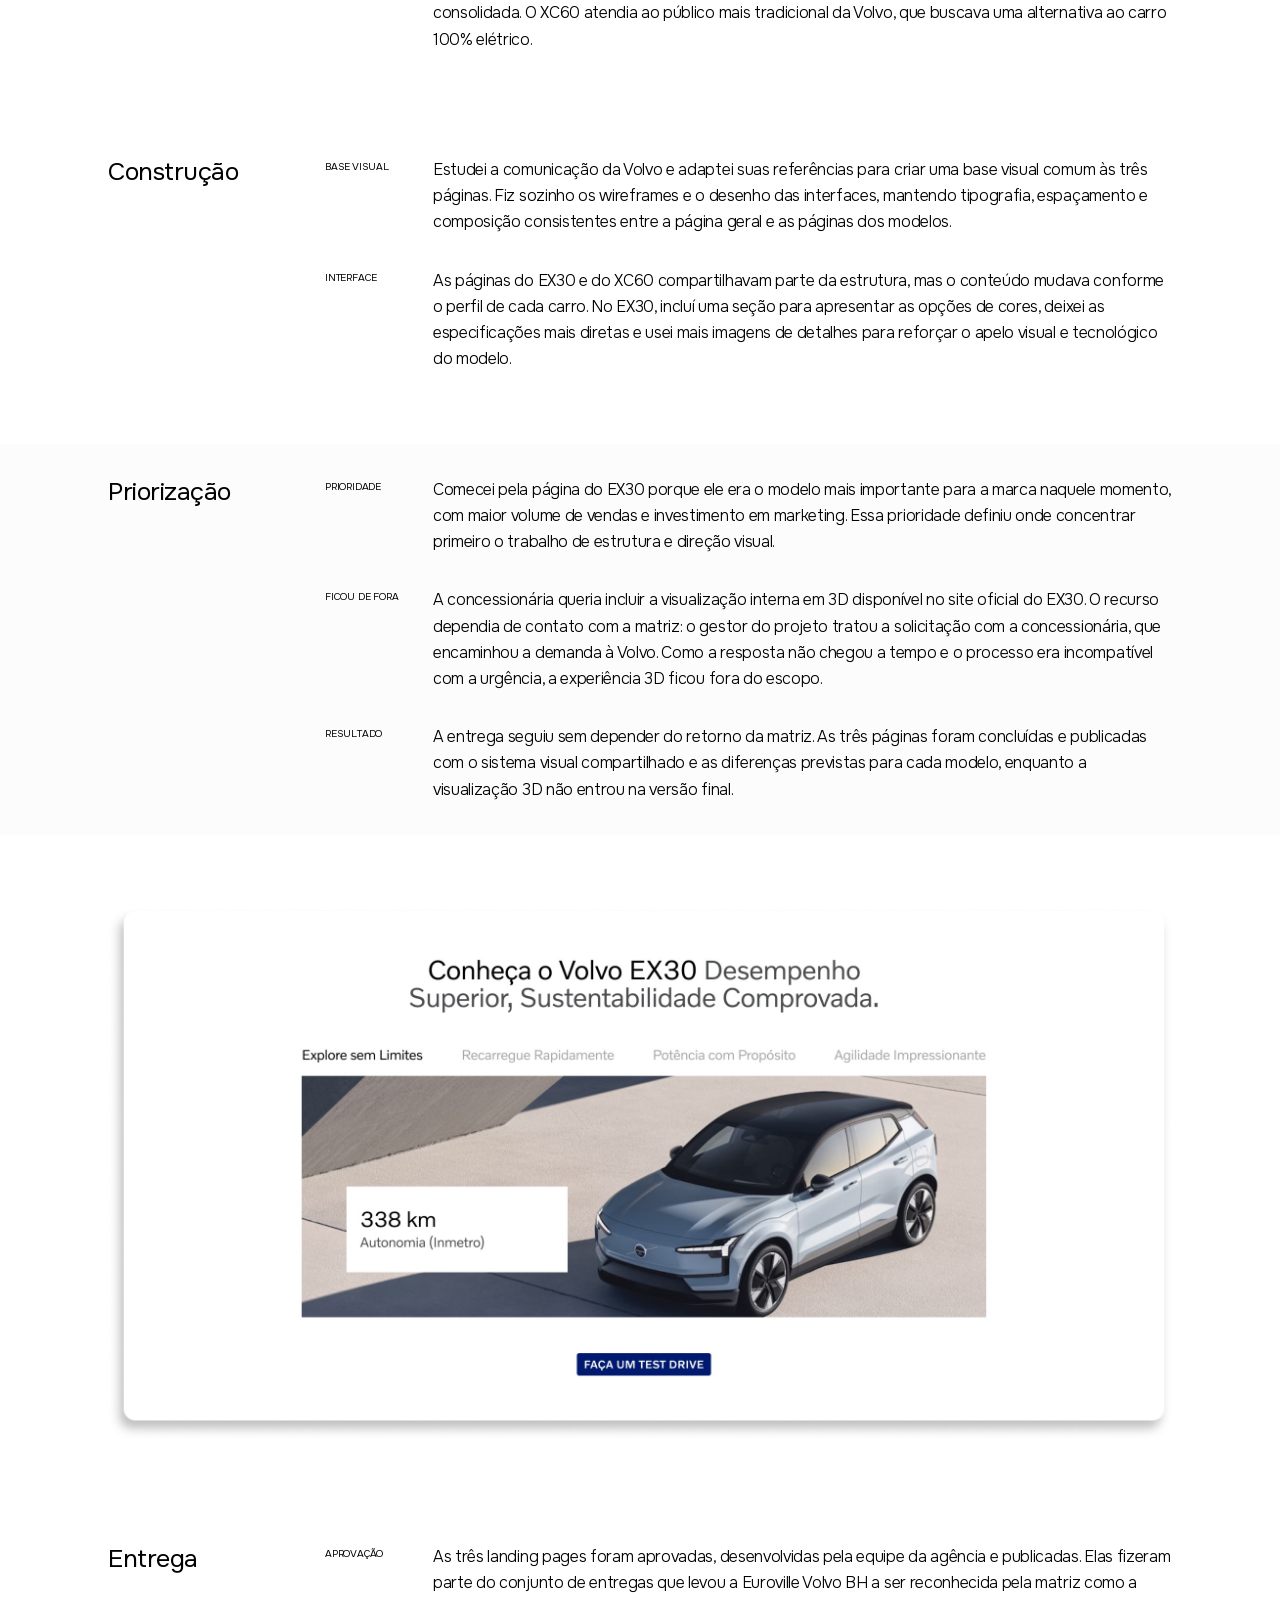
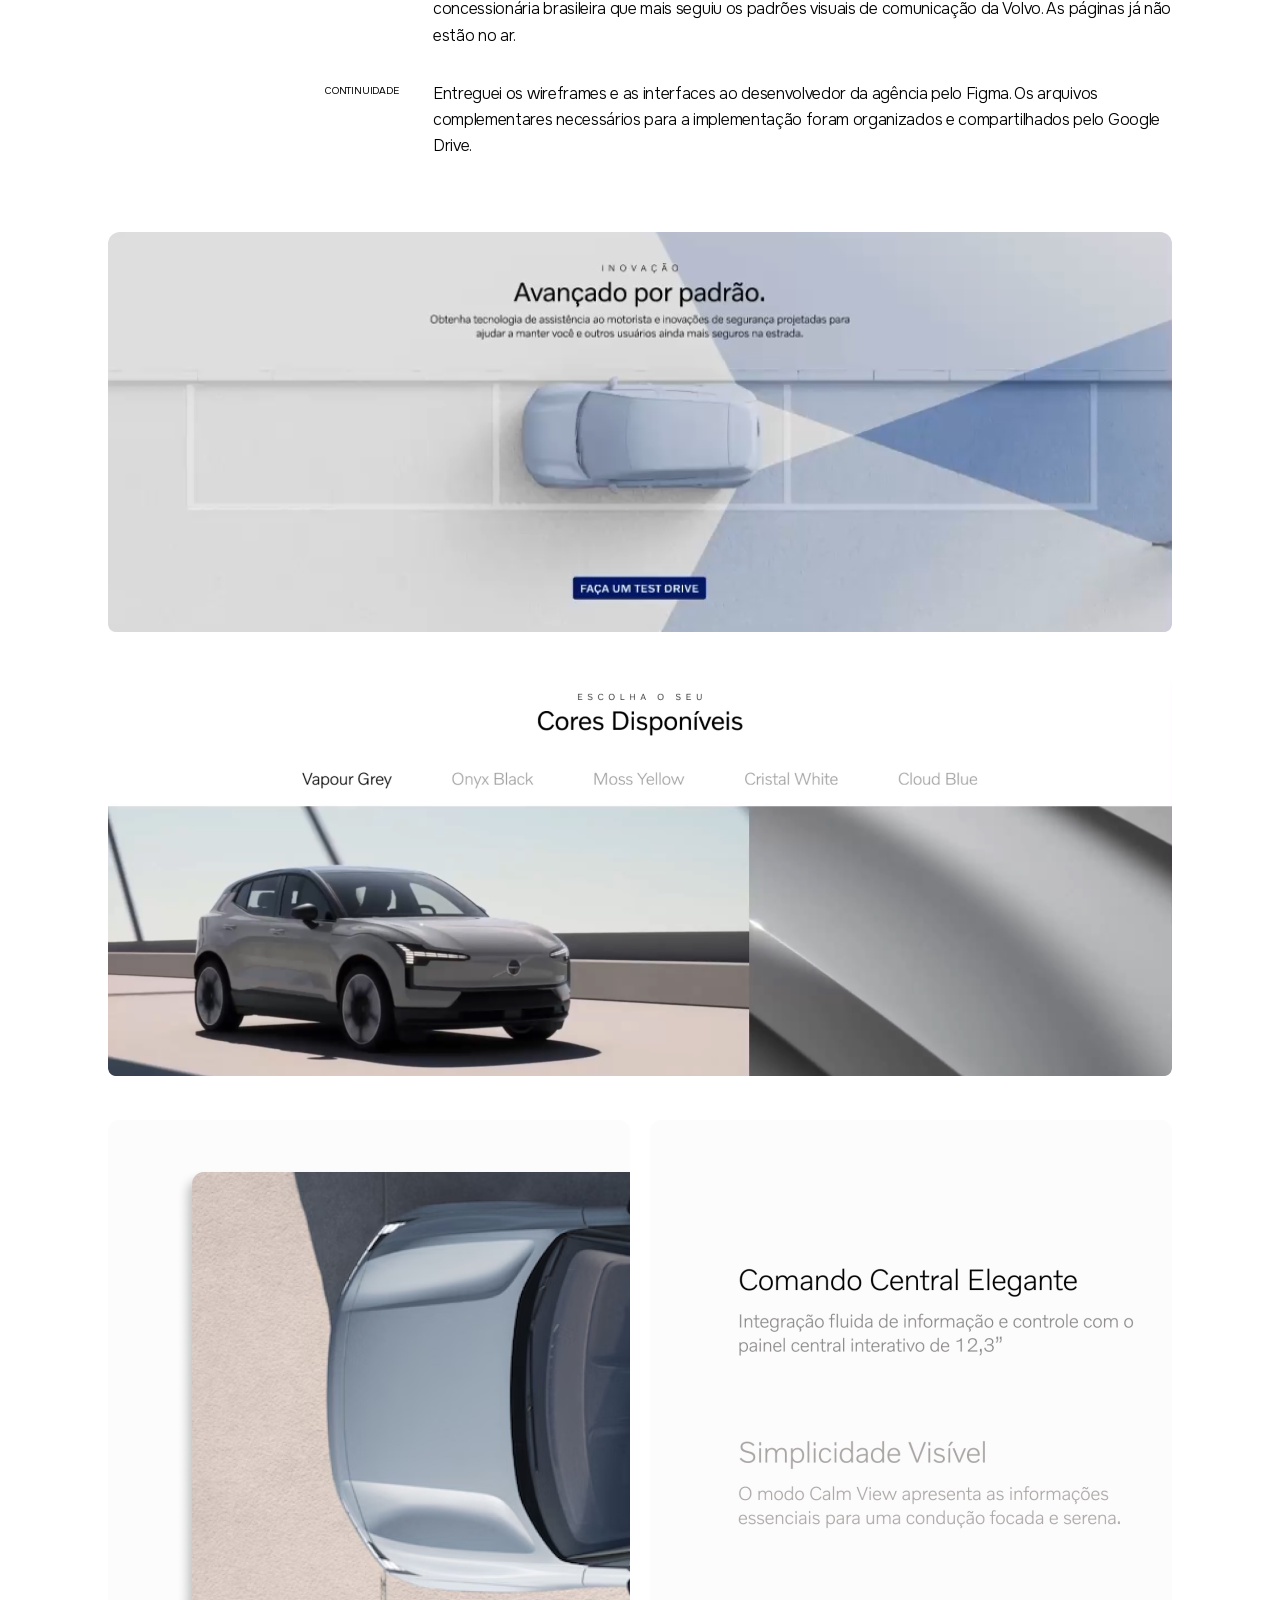
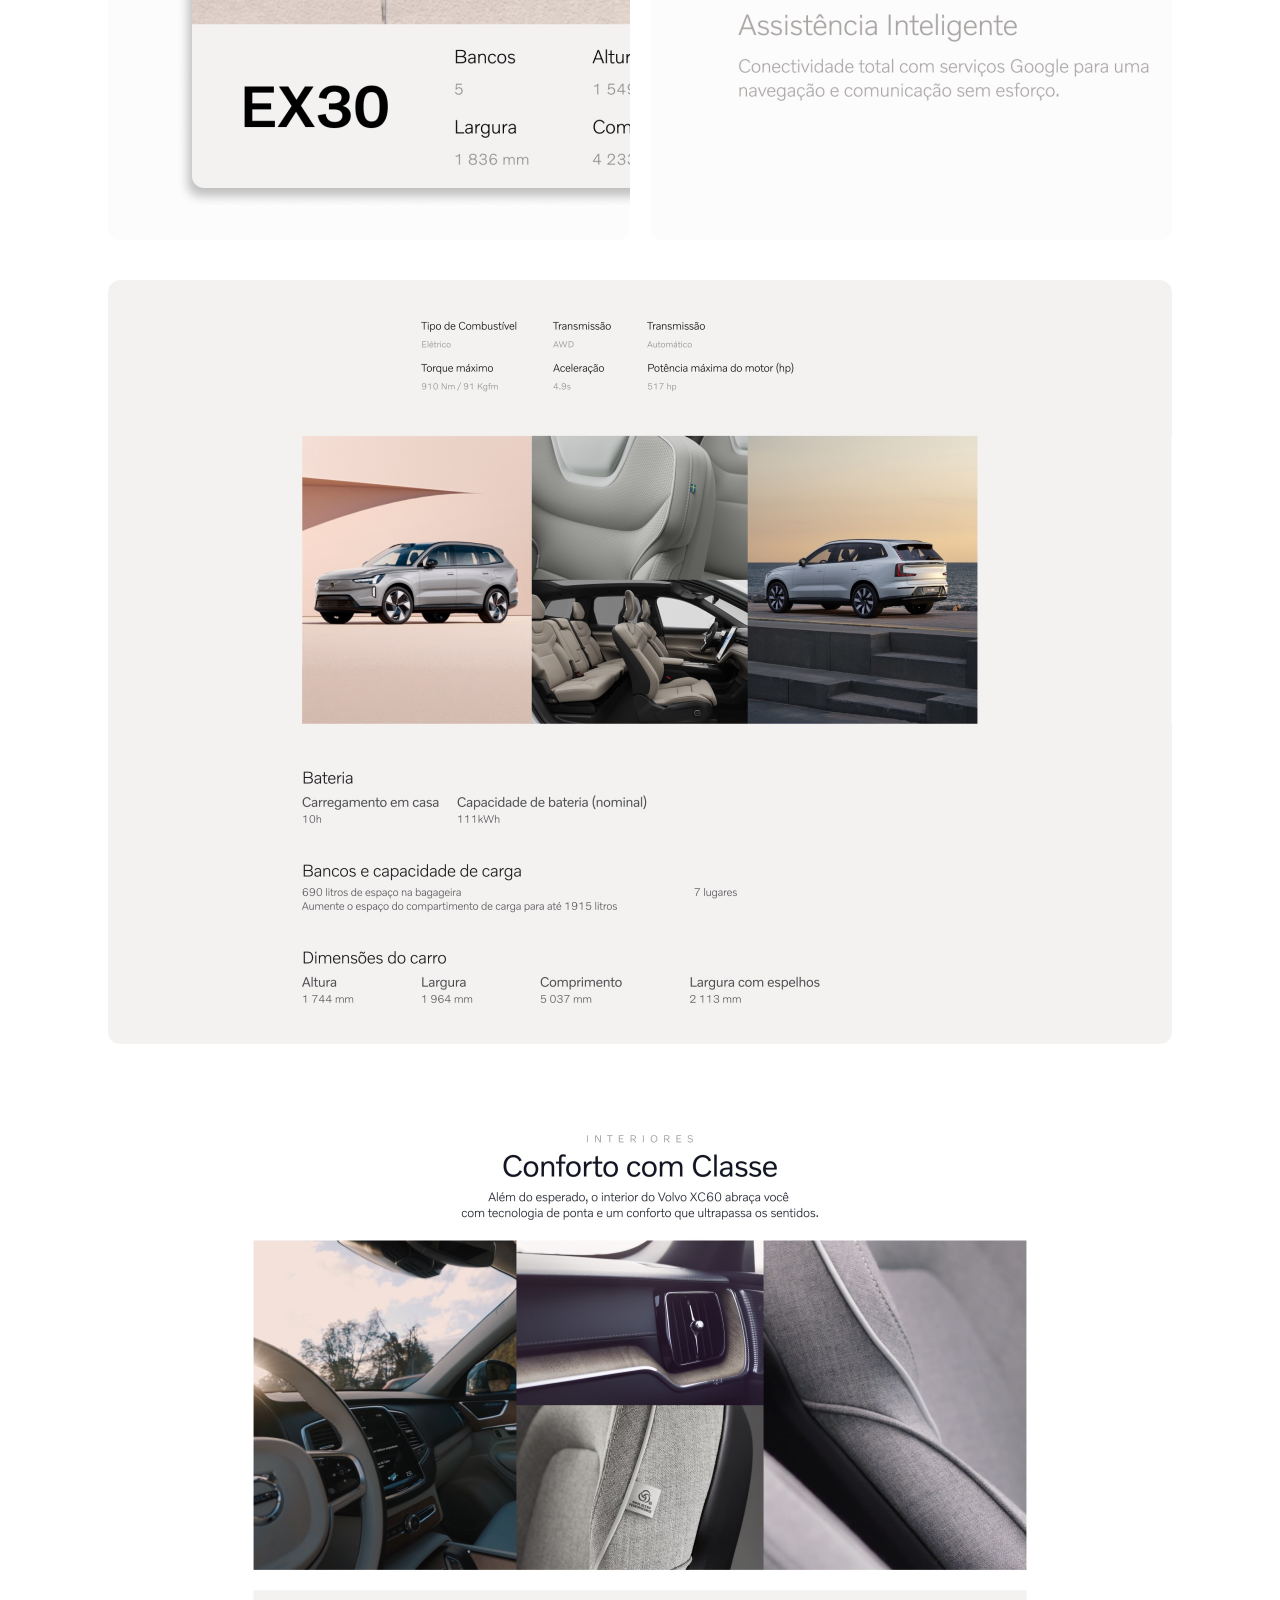
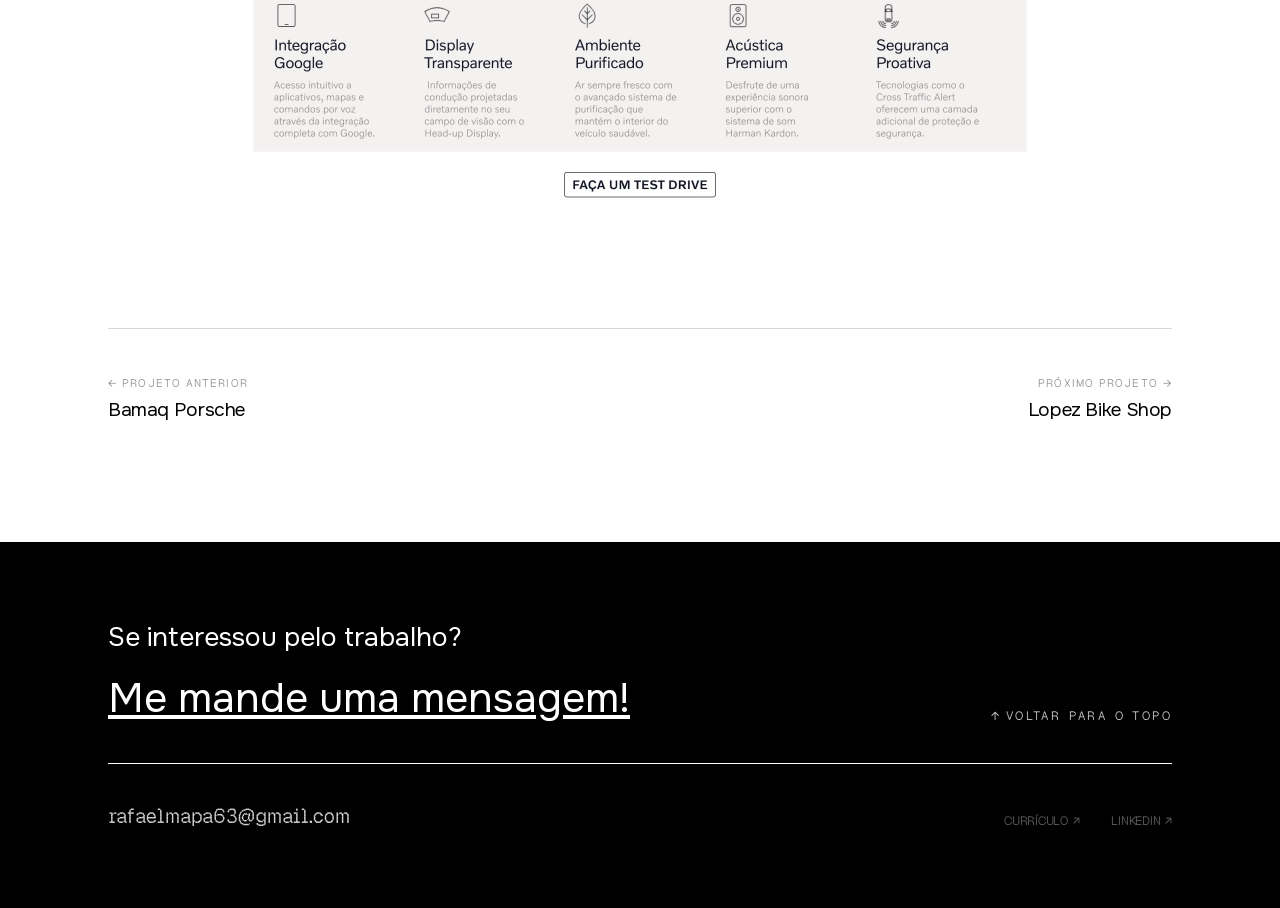
<file: lp-volvo.html>
<!DOCTYPE html>
<html lang="pt-BR" id="top">
<head>
  <meta charset="UTF-8">
  <meta name="viewport" content="width=device-width, initial-scale=1.0">
  <title>Rafael Mapa - 3 páginas, mesma marca, públicos diferentes (Euroville Volvo)</title>
  <meta name="description" content="Criei os wireframes e as interfaces de três landing pages para receber leads das campanhas de tráfego pago da Euroville Volvo BH.">
  <link rel="stylesheet" href="style.css?v=91aa01f">
  <link rel="icon" type="image/png" href="favicon.png">
  <link rel="preload" href="assets/fonts/Onest-Variable-Latin.woff2" as="font" type="font/woff2" crossorigin>
  <link rel="manifest" href="site.webmanifest">
  <link rel="apple-touch-icon" href="apple-touch-icon.png">
  <link rel="canonical" href="https://rafaelmapa.com.br/lp-volvo">
  <meta property="og:type" content="website">
  <meta property="og:url" content="https://rafaelmapa.com.br/lp-volvo">
  <meta property="og:title" content="Rafael Mapa - 3 páginas, mesma marca, públicos diferentes (Euroville Volvo)">
  <meta property="og:description" content="Criei os wireframes e as interfaces de três landing pages para receber leads das campanhas de tráfego pago da Euroville Volvo BH.">
  <meta property="og:image" content="https://rafaelmapa.com.br/assets/home/og-porsche.jpg">
  <meta name="twitter:card" content="summary_large_image">
  <meta name="twitter:title" content="Rafael Mapa - 3 páginas, mesma marca, públicos diferentes (Euroville Volvo)">
  <meta name="twitter:description" content="Criei os wireframes e as interfaces de três landing pages para receber leads das campanhas de tráfego pago da Euroville Volvo BH.">
  <meta name="twitter:image" content="https://rafaelmapa.com.br/assets/home/og-porsche.jpg">
</head>
<body>
  <div class="container">
    <header>
      <div id="logo-text" class="pixel-mono" style="font-size:16px; cursor: pointer;" onclick="window.location.href='/'">[ MAPA ]</div>
      <nav class="header-links t-nav pixel-mono">
        <a href="/projetos">projetos</a>
        <div class="dot"></div>
        <a href="/sobre">sobre</a>
      </nav>
      <nav class="header-social t-nav pixel-mono">
        <a href="assets/curriculo.pdf" target="_blank" class="cv-link" rel="noopener noreferrer">Currículo ↗</a>
        <a href="https://www.linkedin.com/in/rafaelmapa/" target="_blank" class="linkedin-link" rel="noopener noreferrer">linkedin ↗</a>
      </nav>
      <button class="hamburger" type="button" aria-label="Abrir menu" aria-controls="mobile-menu" aria-expanded="false">
        <span></span><span></span><span></span>
      </button>
    </header>
    <div class="mobile-menu-overlay" id="mobile-menu">
      <nav class="pixel-mono">
        <a href="/projetos">projetos</a>
        <a href="/sobre">sobre</a>
        <a href="assets/curriculo.pdf" target="_blank" rel="noopener noreferrer">currículo ↗</a>
        <a href="https://www.linkedin.com/in/rafaelmapa/" target="_blank" rel="noopener noreferrer">linkedin ↗</a>
      </nav>
    </div>

    <!-- Case Top: Title, Meta and Hero -->
    <main class="case-main">
      <section class="case-header">
        <div class="case-header-left">
          <h1 class="case-title">3 páginas, mesma marca, públicos diferentes</h1>
        </div>
        <div class="case-header-right">
          <h2 class="case-details-heading">Detalhes do Projeto</h2>
          <div class="case-meta-row">
            <span class="case-meta-label">Empresa</span>
            <div class="case-meta-logos">
              <img src="assets/cases/volvo/logos.svg" alt="Volvo | Euroville Volvo" class="logo-volvo" width="194" height="12">
            </div>
          </div>
          <div class="case-meta-row">
            <span class="case-meta-label">Categoria</span>
            <span class="case-meta-value">UI/Web Design e Identidade Visual</span>
          </div>
          <div class="case-meta-row">
            <span class="case-meta-label">Ano</span>
            <span class="case-meta-value">2024</span>
          </div>
          <p class="case-summary">
            Criei os wireframes e as interfaces de três landing pages para receber leads das campanhas de tráfego pago da Euroville Volvo BH: uma página geral e duas dedicadas ao EX30 e ao XC60. Adaptei a comunicação da Volvo em um sistema visual comum, com diferenças de conteúdo para cada modelo e seu público.
          </p>
        </div>
      </section>

      <div class="case-hero-image">
        <video autoplay muted loop playsinline poster="assets/cases/volvo/hero-poster.jpg" width="1064" height="520">
          <source src="assets/cases/volvo/hero.mp4" type="video/mp4">
          <img src="assets/cases/volvo/hero-poster.jpg" alt="Euroville Volvo - 3 páginas, mesma marca, públicos diferentes" width="1064" height="520">
        </video>
      </div>
    </main>
  </div>

  <!-- Full-width Case Content (Frame 2) -->
  <section class="case-body-wrapper">
    <!-- Destaques / Stats (Frame 427319107) -->
    <div class="case-block bg-subtle">
      <div class="case-block-inner case-stats-grid">
        <div class="case-stat-item">
          <div class="case-stat-header">
            <span class="case-stat-number">Nº 1</span>
            <span class="case-stat-unit">no Brasil</span>
          </div>
          <p class="case-stat-text">Reconhecimento da Euroville pela matriz por seguir os padrões visuais da Volvo. As landing pages fizeram parte do conjunto de entregas que contribuiu para esse resultado.</p>
        </div>
        <div class="case-stat-item">
          <div class="case-stat-header">
            <span class="case-stat-number">3</span>
            <span class="case-stat-unit">semanas</span>
          </div>
          <p class="case-stat-text">Prazo para desenhar três landing pages adaptadas a modelos e públicos diferentes.</p>
        </div>
        <div class="case-stat-item">
          <div class="case-stat-header">
            <span class="case-stat-number">14</span>
            <span class="case-stat-unit">seções</span>
          </div>
          <p class="case-stat-text">Seções diferentes desenhadas para compor as três landing pages dentro da linguagem visual da Volvo.</p>
        </div>
      </div>
    </div>

    <!-- Projeto (Frame 8872) -->
    <div class="case-block">
      <div class="case-block-inner case-narrative-grid">
        <h2 class="case-section-title">Projeto</h2>
        <div class="case-narrative-items">
          <div class="case-narrative-item">
            <span class="case-item-label">CONTEXTO</span>
            <p class="case-item-text">A Euroville precisava direcionar as campanhas para páginas específicas dos dois modelos com maior volume de vendas naquele momento, EX30 e XC60, além de oferecer uma página geral com todos os carros disponíveis.</p>
          </div>
          <div class="case-narrative-item">
            <span class="case-item-label">DESAFIO</span>
            <p class="case-item-text">As três páginas precisavam seguir os padrões visuais da Volvo sem tratar os modelos da mesma forma. O EX30 falava com uma geração mais nova, interessada em tecnologia, eletrificação e em uma marca consolidada. O XC60 atendia ao público mais tradicional da Volvo, que buscava uma alternativa ao carro 100% elétrico.</p>
          </div>
        </div>
      </div>
    </div>

    <!-- Construção (Frame 8873) -->
    <div class="case-block">
      <div class="case-block-inner case-narrative-grid">
        <h2 class="case-section-title">Construção</h2>
        <div class="case-narrative-items">
          <div class="case-narrative-item">
            <span class="case-item-label">BASE VISUAL</span>
            <p class="case-item-text">Estudei a comunicação da Volvo e adaptei suas referências para criar uma base visual comum às três páginas. Fiz sozinho os wireframes e o desenho das interfaces, mantendo tipografia, espaçamento e composição consistentes entre a página geral e as páginas dos modelos.</p>
          </div>
          <div class="case-narrative-item">
            <span class="case-item-label">INTERFACE</span>
            <p class="case-item-text">As páginas do EX30 e do XC60 compartilhavam parte da estrutura, mas o conteúdo mudava conforme o perfil de cada carro. No EX30, incluí uma seção para apresentar as opções de cores, deixei as especificações mais diretas e usei mais imagens de detalhes para reforçar o apelo visual e tecnológico do modelo.</p>
          </div>
        </div>
      </div>
    </div>

    <!-- Priorização (Frame 427319106) -->
    <div class="case-block bg-subtle">
      <div class="case-block-inner case-narrative-grid">
        <h2 class="case-section-title">Priorização</h2>
        <div class="case-narrative-items">
          <div class="case-narrative-item">
            <span class="case-item-label">PRIORIDADE</span>
            <p class="case-item-text">Comecei pela página do EX30 porque ele era o modelo mais importante para a marca naquele momento, com maior volume de vendas e investimento em marketing. Essa prioridade definiu onde concentrar primeiro o trabalho de estrutura e direção visual.</p>
          </div>
          <div class="case-narrative-item">
            <span class="case-item-label">FICOU DE FORA</span>
            <p class="case-item-text">A concessionária queria incluir a visualização interna em 3D disponível no site oficial do EX30. O recurso dependia de contato com a matriz: o gestor do projeto tratou a solicitação com a concessionária, que encaminhou a demanda à Volvo. Como a resposta não chegou a tempo e o processo era incompatível com a urgência, a experiência 3D ficou fora do escopo.</p>
          </div>
          <div class="case-narrative-item">
            <span class="case-item-label">RESULTADO</span>
            <p class="case-item-text">A entrega seguiu sem depender do retorno da matriz. As três páginas foram concluídas e publicadas com o sistema visual compartilhado e as diferenças previstas para cada modelo, enquanto a visualização 3D não entrou na versão final.</p>
          </div>
        </div>
      </div>
    </div>

    <!-- Showcase Preview EX30 (Frame 427319105) -->
    <div class="case-block">
      <div class="case-block-inner">
        <div class="case-dual-preview">
          <div class="case-preview-desktop">
            <img src="assets/cases/volvo/site-preview.jpg" alt="Landing page Volvo EX30 - Desempenho Superior, Sustentabilidade Comprovada" width="1064" height="521">
          </div>
        </div>
      </div>
    </div>

    <!-- Entrega (Frame 8874) -->
    <div class="case-block">
      <div class="case-block-inner case-narrative-grid">
        <h2 class="case-section-title">Entrega</h2>
        <div class="case-narrative-items">
          <div class="case-narrative-item">
            <span class="case-item-label">APROVAÇÃO</span>
            <p class="case-item-text">As três landing pages foram aprovadas, desenvolvidas pela equipe da agência e publicadas. Elas fizeram parte do conjunto de entregas que levou a Euroville Volvo BH a ser reconhecida pela matriz como a concessionária brasileira que mais seguiu os padrões visuais de comunicação da Volvo. As páginas já não estão no ar.</p>
          </div>
          <div class="case-narrative-item">
            <span class="case-item-label">CONTINUIDADE</span>
            <p class="case-item-text">Entreguei os wireframes e as interfaces ao desenvolvedor da agência pelo Figma. Os arquivos complementares necessários para a implementação foram organizados e compartilhados pelo Google Drive.</p>
          </div>
        </div>
      </div>
    </div>

    <!-- Interface Gallery (Frame 8877) -->
    <div class="case-block case-gallery-block">
      <!-- Vídeo Interativo 1: Inovação / Avançado por Padrão (Frame 427319106) -->
      <div class="case-block-inner">
        <div class="case-gallery-banner">
          <video autoplay muted loop playsinline poster="assets/cases/volvo/inovacao-poster.jpg" width="1064" height="400">
            <source src="assets/cases/volvo/inovacao.mp4" type="video/mp4">
            <img src="assets/cases/volvo/inovacao-poster.jpg" alt="Inovação - Avançado por padrão (Volvo EX30)" width="1064" height="400">
          </video>
        </div>
      </div>

      <!-- Vídeo Interativo 2: Seletor de Cores Disponíveis (Frame 427319115) -->
      <div class="case-block-inner">
        <div class="case-gallery-banner">
          <video autoplay muted loop playsinline poster="assets/cases/volvo/cores-poster.jpg" width="1064" height="400">
            <source src="assets/cases/volvo/cores.mp4" type="video/mp4">
            <img src="assets/cases/volvo/cores-poster.jpg" alt="Cores disponíveis - Seletor de cores dinâmico" width="1064" height="400">
          </video>
        </div>
      </div>

      <!-- Grid de Destaques EX30 (Frame 427319108) -->
      <div class="case-block-inner case-gallery-row">
        <div class="case-gallery-card">
          <img src="assets/cases/volvo/comando-central-card.jpg" alt="Comando Central Elegante e dimensões do EX30" width="522" height="720">
        </div>
        <div class="case-gallery-card">
          <img src="assets/cases/volvo/assistencia-card.jpg" alt="Assistência Inteligente e Simplicidade Visível" width="522" height="720">
        </div>
      </div>

      <!-- Especificações Gerais (Frame 8876) -->
      <div class="case-block-inner">
        <div class="case-gallery-banner">
          <img src="assets/cases/volvo/specs-geral-banner.jpg" alt="Especificações de bateria, carga e dimensões do Volvo XC60" width="1064" height="764">
        </div>
      </div>

      <!-- Interiores com Classe (Frame 427319112) -->
      <div class="case-block-inner">
        <div class="case-gallery-banner">
          <img src="assets/cases/volvo/interiores-banner.jpg" alt="Interiores - Conforto com Classe e recursos do veículo" width="1064" height="764">
        </div>
      </div>
    </div>
  </section>

  <!-- Navegação entre Projetos -->
  <div class="container">
    <nav class="case-navigation" aria-label="Navegação entre projetos">
      <a href="/porsche" class="case-nav-link prev">
        <span class="case-nav-direction pixel-mono">← PROJETO ANTERIOR</span>
        <span class="case-nav-title">Bamaq Porsche</span>
      </a>
      <a href="/lopez" class="case-nav-link next">
        <span class="case-nav-direction pixel-mono">PRÓXIMO PROJETO →</span>
        <span class="case-nav-title">Lopez Bike Shop</span>
      </a>
    </nav>
  </div>


  <!-- Footer -->
  <footer>
    <div class="container">
      <div class="footer-top">
        <div class="footer-cta">
          <p>Se interessou pelo trabalho?</p>
          <p><a href="https://wa.me/5531984040289" target="_blank" style="color: inherit; text-decoration: none;" rel="noopener noreferrer">Me mande uma mensagem!</a></p>
        </div>
        <a href="#top" class="back-to-top pixel-mono">
          <span>↑</span> VOLTAR PARA O TOPO
        </a>
      </div>
      <hr>
      <div class="footer-bottom">
        <a href="#" id="copy-email-btn" class="footer-email pixel-mono" style="position: relative;">
          rafaelmapa63@gmail.com
          <span id="email-tooltip" style="position: absolute; bottom: 100%; left: 0; margin-bottom: 8px; background: var(--white); color: var(--black); padding: 4px 8px; border-radius: 2px; font-size: 12px; opacity: 0; pointer-events: none; transition: opacity 0.2s; white-space: nowrap;">Email Copiado</span>
        </a>
        <nav class="header-social t-nav pixel-mono">
          <a href="assets/curriculo.pdf" target="_blank" rel="noopener noreferrer">Currículo ↗</a>
          <a href="https://www.linkedin.com/in/rafaelmapa/" target="_blank" rel="noopener noreferrer">linkedin ↗</a>
        </nav>
      </div>
    </div>
  </footer>

  <script src="site.js?v=lightbox-nav-1"></script>
</body>
</html>
</file>
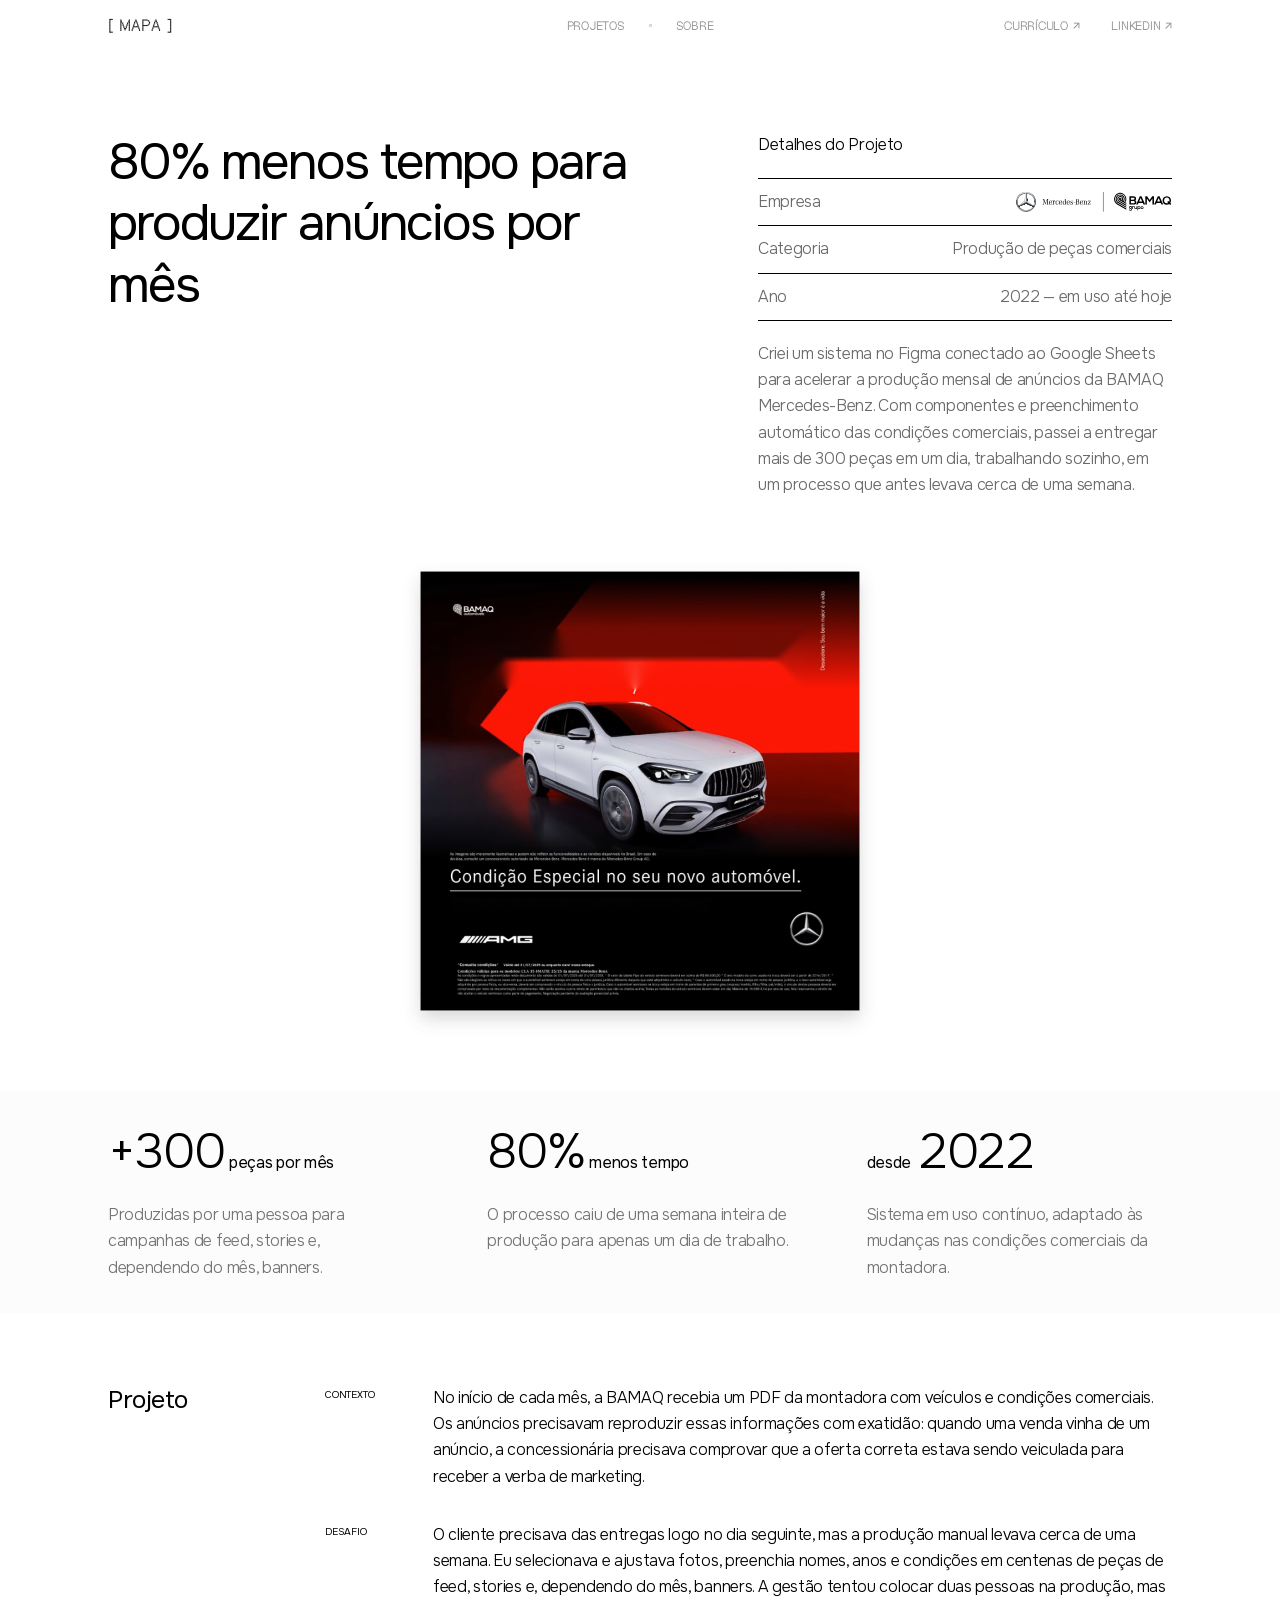
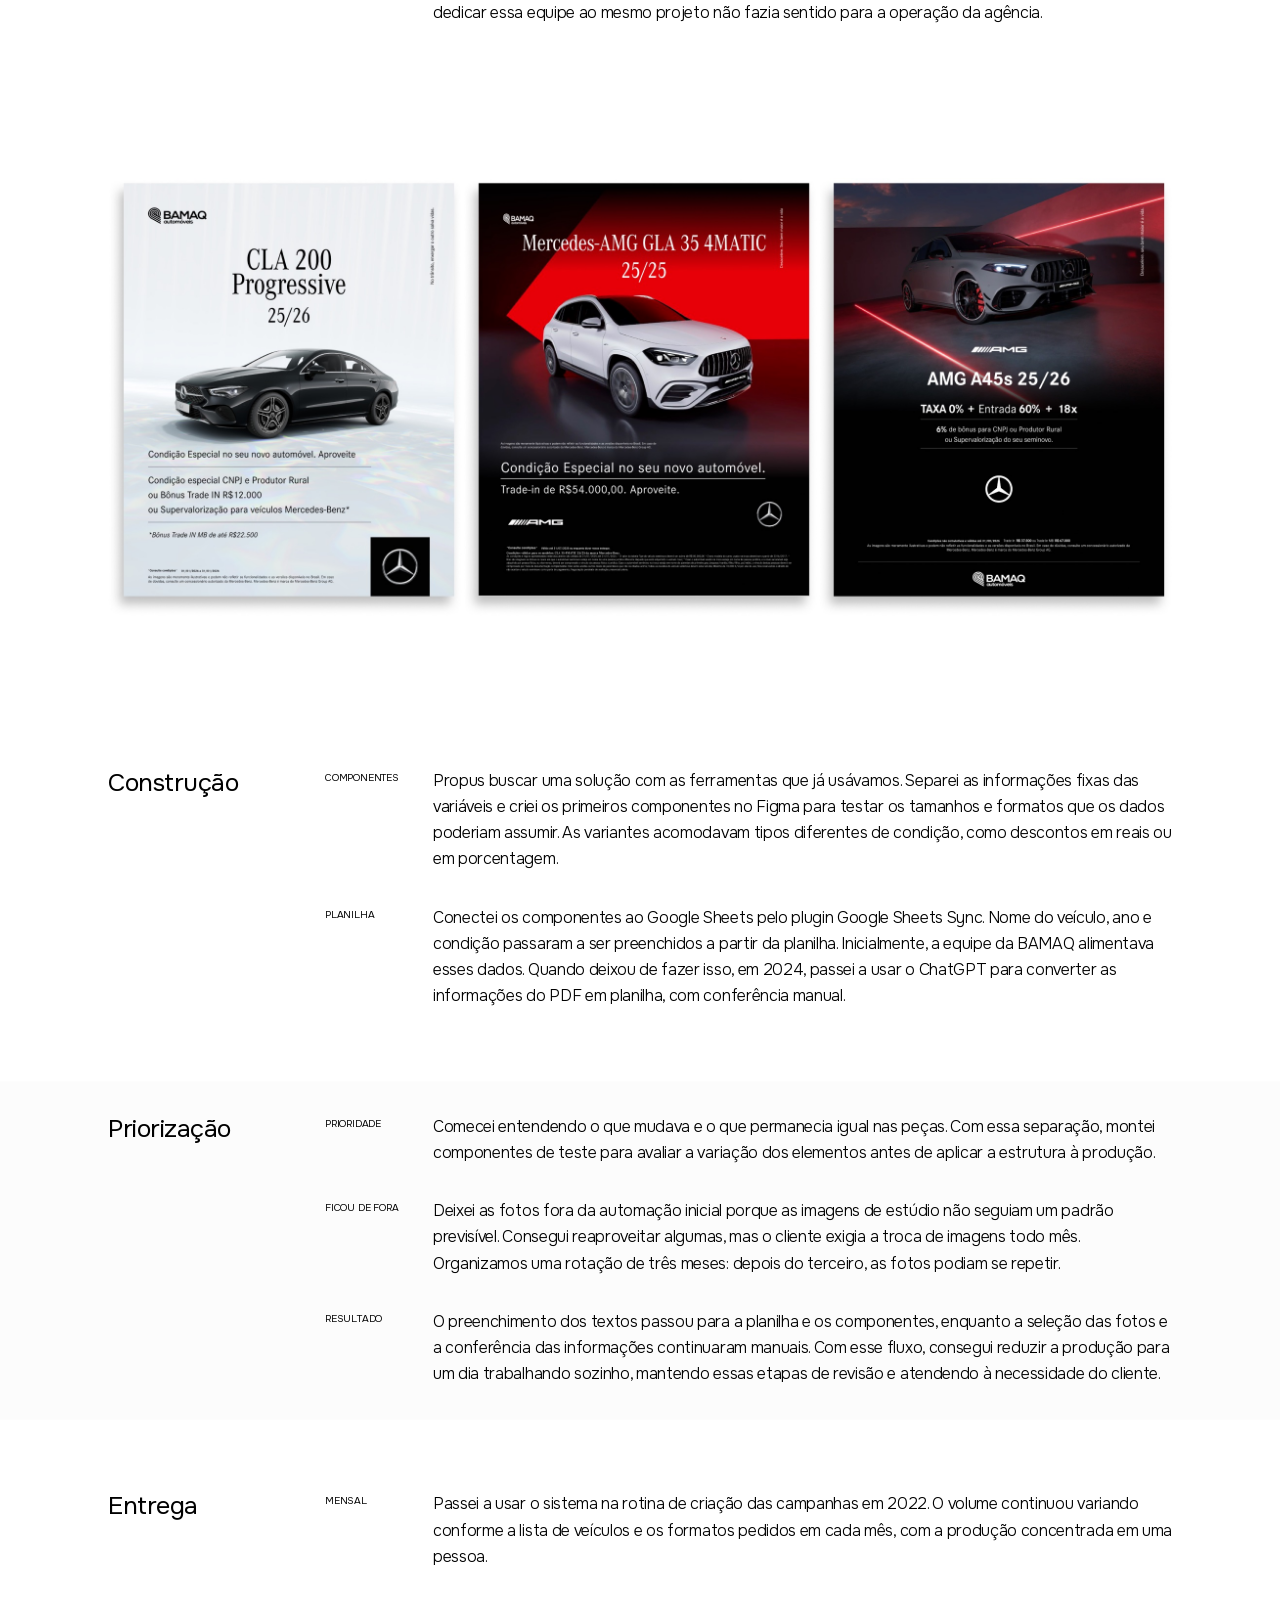
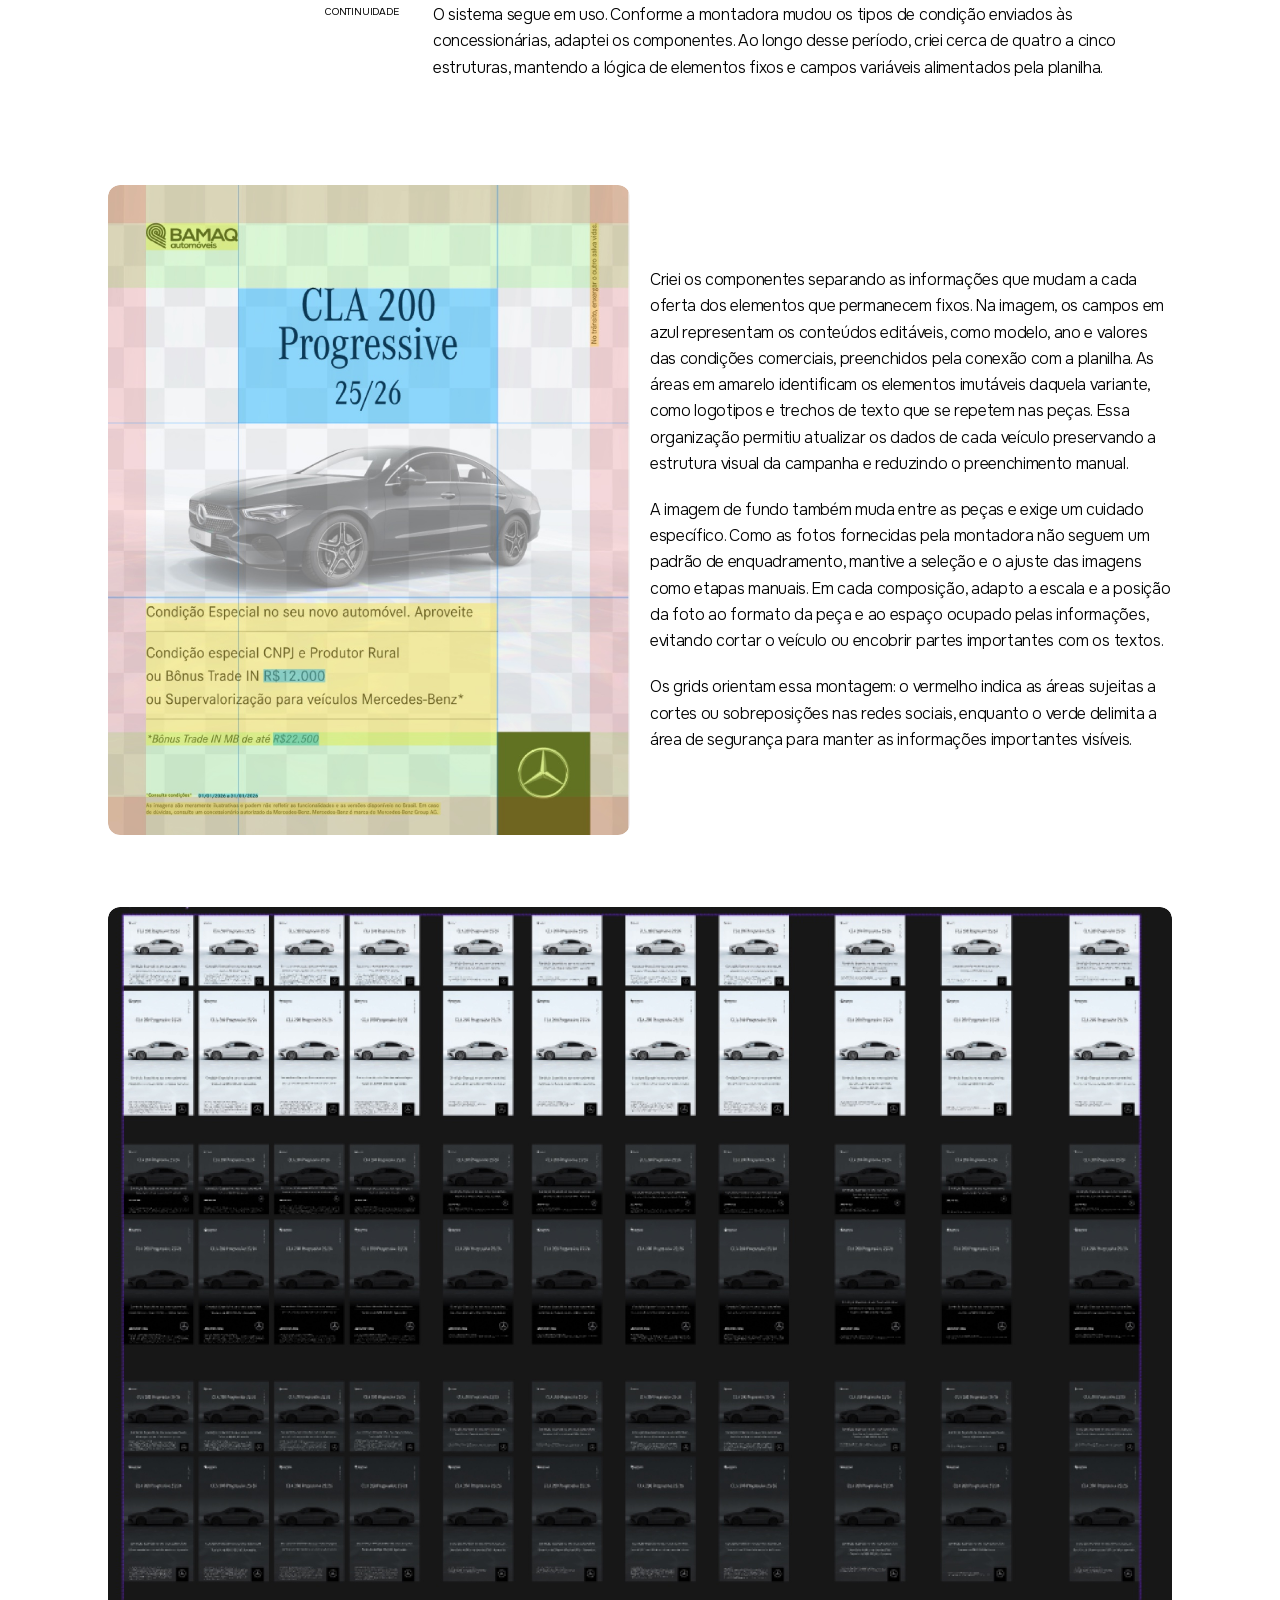
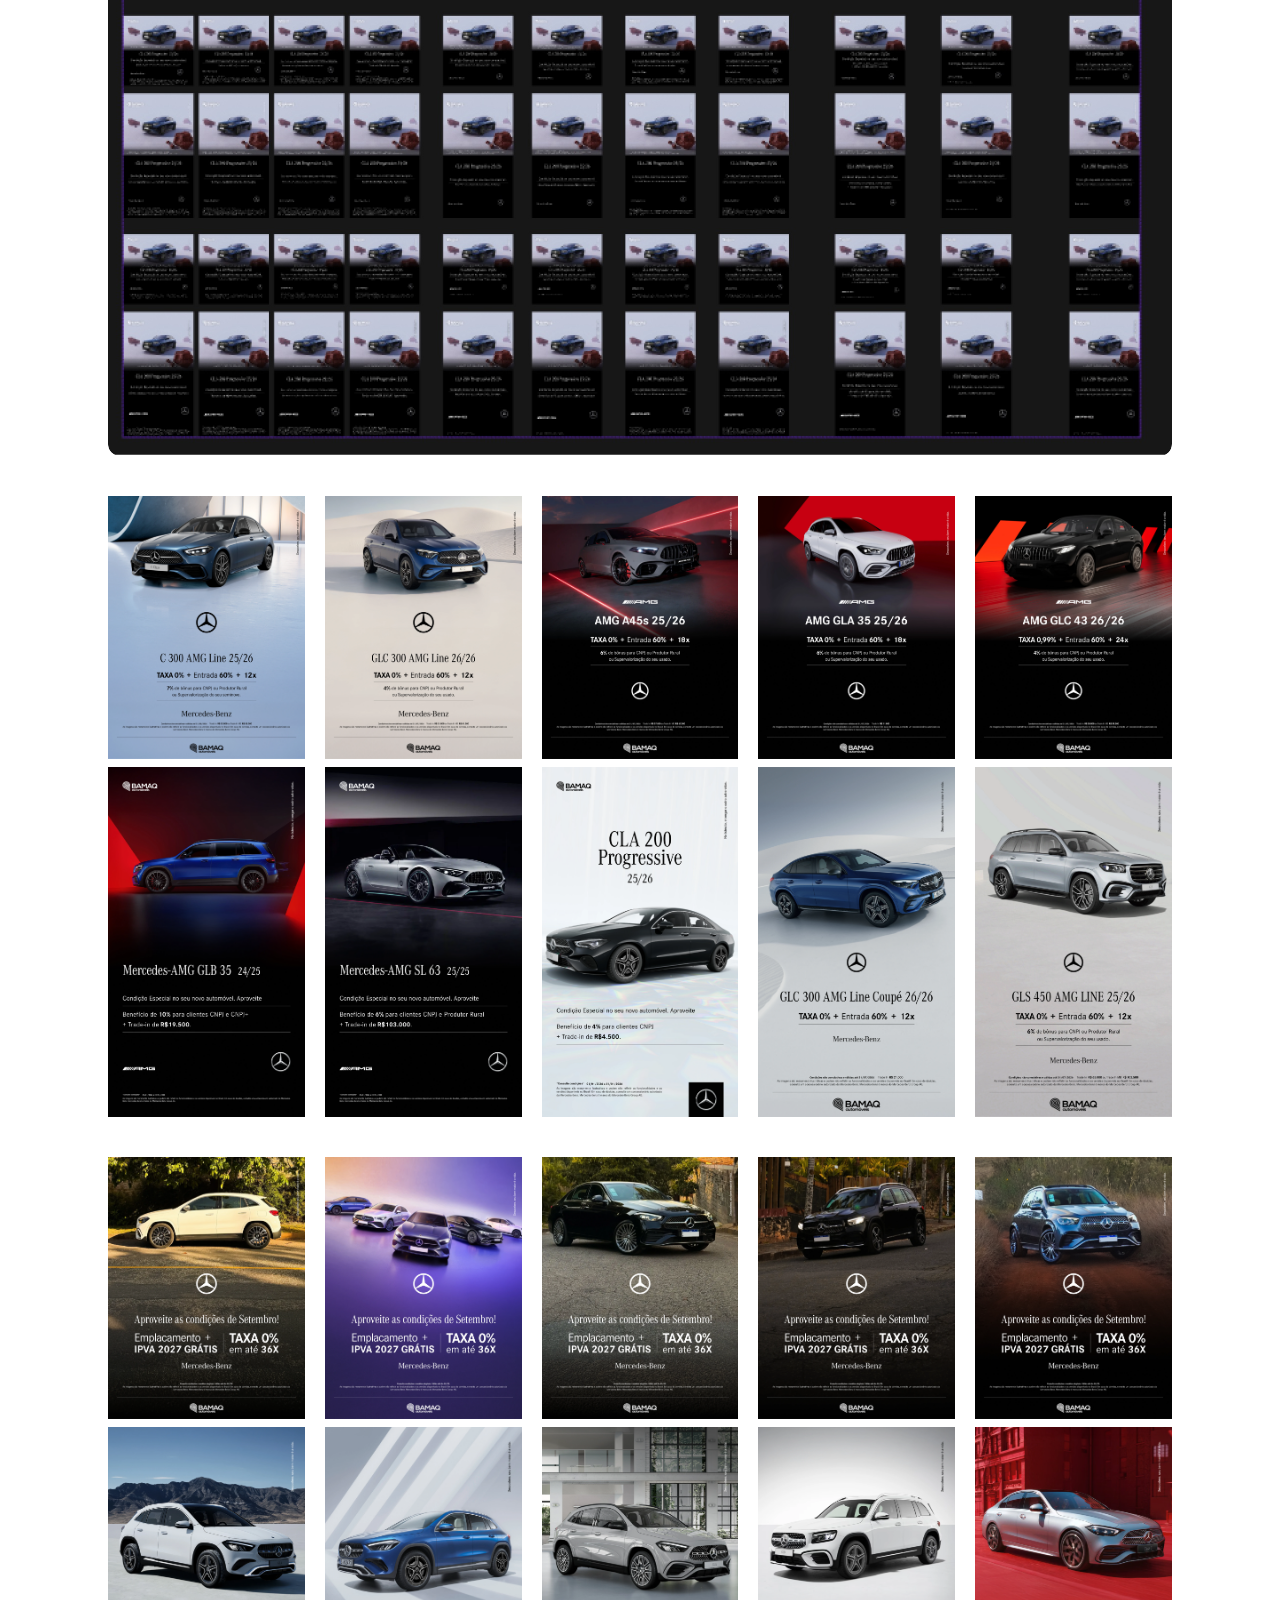
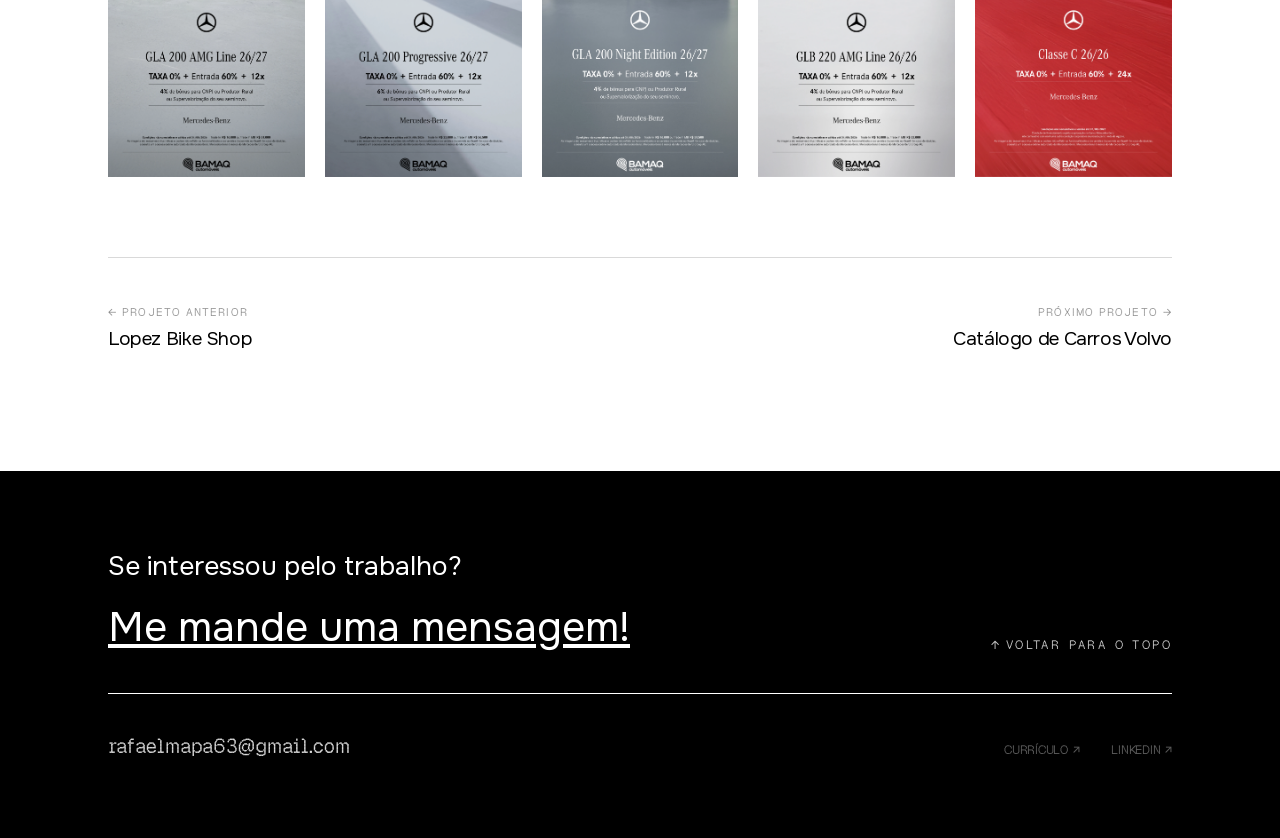
<file: mercedes.html>
<!DOCTYPE html>
<html lang="pt-BR" id="top">
<head>
  <meta charset="UTF-8">
  <meta name="viewport" content="width=device-width, initial-scale=1.0">
  <title>Rafael Mapa - 80% menos tempo para produzir anúncios por mês (BAMAQ Mercedes-Benz)</title>
  <meta name="description" content="Criei um sistema no Figma conectado ao Google Sheets para acelerar a produção mensal de anúncios da BAMAQ Mercedes-Benz.">
  <link rel="stylesheet" href="style.css?v=mercedes-grid-1">
  <link rel="icon" type="image/png" href="favicon.png">
  <link rel="preload" href="assets/fonts/Onest-Variable-Latin.woff2" as="font" type="font/woff2" crossorigin>
  <link rel="manifest" href="site.webmanifest">
  <link rel="apple-touch-icon" href="apple-touch-icon.png">
  <link rel="canonical" href="https://rafaelmapa.com.br/mercedes">
  <meta property="og:type" content="website">
  <meta property="og:url" content="https://rafaelmapa.com.br/mercedes">
  <meta property="og:title" content="Rafael Mapa - 80% menos tempo para produzir anúncios por mês (BAMAQ Mercedes-Benz)">
  <meta property="og:description" content="Criei um sistema no Figma conectado ao Google Sheets para acelerar a produção mensal de anúncios da BAMAQ Mercedes-Benz.">
  <meta property="og:image" content="https://rafaelmapa.com.br/assets/home/og-porsche.jpg">
  <meta name="twitter:card" content="summary_large_image">
  <meta name="twitter:title" content="Rafael Mapa - 80% menos tempo para produzir anúncios por mês (BAMAQ Mercedes-Benz)">
  <meta name="twitter:description" content="Criei um sistema no Figma conectado ao Google Sheets para acelerar a produção mensal de anúncios da BAMAQ Mercedes-Benz.">
  <meta name="twitter:image" content="https://rafaelmapa.com.br/assets/home/og-porsche.jpg">
</head>
<body>
  <div class="container">
    <header>
      <div id="logo-text" class="pixel-mono" style="font-size:16px; cursor: pointer;" onclick="window.location.href='/'">[ MAPA ]</div>
      <nav class="header-links t-nav pixel-mono">
        <a href="/projetos">projetos</a>
        <div class="dot"></div>
        <a href="/sobre">sobre</a>
      </nav>
      <nav class="header-social t-nav pixel-mono">
        <a href="assets/curriculo.pdf" target="_blank" class="cv-link" rel="noopener noreferrer">Currículo ↗</a>
        <a href="https://www.linkedin.com/in/rafaelmapa/" target="_blank" class="linkedin-link" rel="noopener noreferrer">linkedin ↗</a>
      </nav>
      <button class="hamburger" type="button" aria-label="Abrir menu" aria-controls="mobile-menu" aria-expanded="false">
        <span></span><span></span><span></span>
      </button>
    </header>
    <div class="mobile-menu-overlay" id="mobile-menu">
      <nav class="pixel-mono">
        <a href="/projetos">projetos</a>
        <a href="/sobre">sobre</a>
        <a href="assets/curriculo.pdf" target="_blank" rel="noopener noreferrer">currículo ↗</a>
        <a href="https://www.linkedin.com/in/rafaelmapa/" target="_blank" rel="noopener noreferrer">linkedin ↗</a>
      </nav>
    </div>

    <!-- Case Top: Title, Meta and Hero -->
    <main class="case-main">
      <section class="case-header">
        <div class="case-header-left">
          <h1 class="case-title">80% menos tempo para produzir anúncios por mês</h1>
        </div>
        <div class="case-header-right">
          <h2 class="case-details-heading">Detalhes do Projeto</h2>
          <div class="case-meta-row">
            <span class="case-meta-label">Empresa</span>
            <div class="case-meta-logos">
              <img src="assets/cases/mercedes/logos.svg" alt="Mercedes-Benz | BAMAQ" width="197" height="25">
            </div>
          </div>
          <div class="case-meta-row">
            <span class="case-meta-label">Categoria</span>
            <span class="case-meta-value">Produção de peças comerciais</span>
          </div>
          <div class="case-meta-row">
            <span class="case-meta-label">Ano</span>
            <span class="case-meta-value">2022 — em uso até hoje</span>
          </div>
          <p class="case-summary">
            Criei um sistema no Figma conectado ao Google Sheets para acelerar a produção mensal de anúncios da BAMAQ Mercedes-Benz. Com componentes e preenchimento automático das condições comerciais, passei a entregar mais de 300 peças em um dia, trabalhando sozinho, em um processo que antes levava cerca de uma semana.
          </p>
        </div>
      </section>

      <div class="case-hero-image">
        <video autoplay muted loop playsinline poster="assets/cases/mercedes/hero-poster.jpg" width="1064" height="520">
          <source src="assets/cases/mercedes/hero.mp4" type="video/mp4">
          <img src="assets/cases/mercedes/hero-poster.jpg" alt="BAMAQ Mercedes-Benz - Produção de anúncios comerciais" width="1064" height="520">
        </video>
      </div>
    </main>
  </div>

  <!-- Full-width Case Content (Frame 2) -->
  <section class="case-body-wrapper">
    <!-- Destaques / Stats (Frame 427319107) -->
    <div class="case-block bg-subtle">
      <div class="case-block-inner case-stats-grid">
        <div class="case-stat-item">
          <div class="case-stat-header">
            <span class="case-stat-number">+300</span>
            <span class="case-stat-unit">peças por mês</span>
          </div>
          <p class="case-stat-text">Produzidas por uma pessoa para campanhas de feed, stories e, dependendo do mês, banners.</p>
        </div>
        <div class="case-stat-item">
          <div class="case-stat-header">
            <span class="case-stat-number">80%</span>
            <span class="case-stat-unit">menos tempo</span>
          </div>
          <p class="case-stat-text">O processo caiu de uma semana inteira de produção para apenas um dia de trabalho.</p>
        </div>
        <div class="case-stat-item">
          <div class="case-stat-header">
            <span class="case-stat-unit" style="margin-right: 4px;">desde</span>
            <span class="case-stat-number">2022</span>
          </div>
          <p class="case-stat-text">Sistema em uso contínuo, adaptado às mudanças nas condições comerciais da montadora.</p>
        </div>
      </div>
    </div>

    <!-- Projeto (Frame 8872) -->
    <div class="case-block">
      <div class="case-block-inner case-narrative-grid">
        <h2 class="case-section-title">Projeto</h2>
        <div class="case-narrative-items">
          <div class="case-narrative-item">
            <span class="case-item-label">CONTEXTO</span>
            <p class="case-item-text">No início de cada mês, a BAMAQ recebia um PDF da montadora com veículos e condições comerciais. Os anúncios precisavam reproduzir essas informações com exatidão: quando uma venda vinha de um anúncio, a concessionária precisava comprovar que a oferta correta estava sendo veiculada para receber a verba de marketing.</p>
          </div>
          <div class="case-narrative-item">
            <span class="case-item-label">DESAFIO</span>
            <p class="case-item-text">O cliente precisava das entregas logo no dia seguinte, mas a produção manual levava cerca de uma semana. Eu selecionava e ajustava fotos, preenchia nomes, anos e condições em centenas de peças de feed, stories e, dependendo do mês, banners. A gestão tentou colocar duas pessoas na produção, mas dedicar essa equipe ao mesmo projeto não fazia sentido para a operação da agência.</p>
          </div>
        </div>
      </div>
    </div>

    <!-- Banner Condições Comerciais PDF (Frame 427319108) -->
    <div class="case-block">
      <div class="case-block-inner">
        <div class="case-gallery-banner">
          <img src="assets/cases/mercedes/condicoes-comerciais.jpg" alt="Condições comerciais oficiais Mercedes-Benz enviadas em PDF" width="1064" height="521">
        </div>
      </div>
    </div>

    <!-- Construção (Frame 8873) -->
    <div class="case-block">
      <div class="case-block-inner case-narrative-grid">
        <h2 class="case-section-title">Construção</h2>
        <div class="case-narrative-items">
          <div class="case-narrative-item">
            <span class="case-item-label">COMPONENTES</span>
            <p class="case-item-text">Propus buscar uma solução com as ferramentas que já usávamos. Separei as informações fixas das variáveis e criei os primeiros componentes no Figma para testar os tamanhos e formatos que os dados poderiam assumir. As variantes acomodavam tipos diferentes de condição, como descontos em reais ou em porcentagem.</p>
          </div>
          <div class="case-narrative-item">
            <span class="case-item-label">PLANILHA</span>
            <p class="case-item-text">Conectei os componentes ao Google Sheets pelo plugin Google Sheets Sync. Nome do veículo, ano e condição passaram a ser preenchidos a partir da planilha. Inicialmente, a equipe da BAMAQ alimentava esses dados. Quando deixou de fazer isso, em 2024, passei a usar o ChatGPT para converter as informações do PDF em planilha, com conferência manual.</p>
          </div>
        </div>
      </div>
    </div>

    <!-- Priorização (Frame 427319106) -->
    <div class="case-block bg-subtle">
      <div class="case-block-inner case-narrative-grid">
        <h2 class="case-section-title">Priorização</h2>
        <div class="case-narrative-items">
          <div class="case-narrative-item">
            <span class="case-item-label">PRIORIDADE</span>
            <p class="case-item-text">Comecei entendendo o que mudava e o que permanecia igual nas peças. Com essa separação, montei componentes de teste para avaliar a variação dos elementos antes de aplicar a estrutura à produção.</p>
          </div>
          <div class="case-narrative-item">
            <span class="case-item-label">FICOU DE FORA</span>
            <p class="case-item-text">Deixei as fotos fora da automação inicial porque as imagens de estúdio não seguiam um padrão previsível. Consegui reaproveitar algumas, mas o cliente exigia a troca de imagens todo mês. Organizamos uma rotação de três meses: depois do terceiro, as fotos podiam se repetir.</p>
          </div>
          <div class="case-narrative-item">
            <span class="case-item-label">RESULTADO</span>
            <p class="case-item-text">O preenchimento dos textos passou para a planilha e os componentes, enquanto a seleção das fotos e a conferência das informações continuaram manuais. Com esse fluxo, consegui reduzir a produção para um dia trabalhando sozinho, mantendo essas etapas de revisão e atendendo à necessidade do cliente.</p>
          </div>
        </div>
      </div>
    </div>

    <!-- Entrega (Frame 8874) -->
    <div class="case-block">
      <div class="case-block-inner case-narrative-grid">
        <h2 class="case-section-title">Entrega</h2>
        <div class="case-narrative-items">
          <div class="case-narrative-item">
            <span class="case-item-label">MENSAL</span>
            <p class="case-item-text">Passei a usar o sistema na rotina de criação das campanhas em 2022. O volume continuou variando conforme a lista de veículos e os formatos pedidos em cada mês, com a produção concentrada em uma pessoa.</p>
          </div>
          <div class="case-narrative-item">
            <span class="case-item-label">CONTINUIDADE</span>
            <p class="case-item-text">O sistema segue em uso. Conforme a montadora mudou os tipos de condição enviados às concessionárias, adaptei os componentes. Ao longo desse período, criei cerca de quatro a cinco estruturas, mantendo a lógica de elementos fixos e campos variáveis alimentados pela planilha.</p>
          </div>
        </div>
      </div>
    </div>

    <!-- Componente: Campos Fixos e Variáveis com Explicação (Frame 427319105) -->
    <div class="case-block">
      <div class="case-block-inner case-gallery-row" style="align-items: center;">
        <div class="case-gallery-card">
          <img src="assets/cases/mercedes/componente-campos.jpg" alt="Componente de anúncio com demarcação de campos fixos e variáveis" width="522" height="720">
        </div>
        <div style="display: flex; flex-direction: column; gap: 20px; padding: 24px 0;">
          <p class="t-body" style="color: var(--black);">
            Criei os componentes separando as informações que mudam a cada oferta dos elementos que permanecem fixos. Na imagem, os campos em azul representam os conteúdos editáveis, como modelo, ano e valores das condições comerciais, preenchidos pela conexão com a planilha. As áreas em amarelo identificam os elementos imutáveis daquela variante, como logotipos e trechos de texto que se repetem nas peças. Essa organização permitiu atualizar os dados de cada veículo preservando a estrutura visual da campanha e reduzindo o preenchimento manual.
          </p>
          <p class="t-body" style="color: var(--black);">
            A imagem de fundo também muda entre as peças e exige um cuidado específico. Como as fotos fornecidas pela montadora não seguem um padrão de enquadramento, mantive a seleção e o ajuste das imagens como etapas manuais. Em cada composição, adapto a escala e a posição da foto ao formato da peça e ao espaço ocupado pelas informações, evitando cortar o veículo ou encobrir partes importantes com os textos.
          </p>
          <p class="t-body" style="color: var(--black);">
            Os grids orientam essa montagem: o vermelho indica as áreas sujeitas a cortes ou sobreposições nas redes sociais, enquanto o verde delimita a área de segurança para manter as informações importantes visíveis.
          </p>
        </div>
      </div>
    </div>

    <!-- Interface Gallery (Frame 8877) -->
    <div class="case-block case-gallery-block">
      <!-- Sistema Figma Geral (Frame 8876) -->
      <div class="case-block-inner">
        <div class="case-gallery-banner">
          <img src="assets/cases/mercedes/sistema-figma.jpg" alt="Visão geral do sistema de componentes e variantes no Figma" width="1064" height="1149">
        </div>
      </div>

      <!-- Peças individuais da campanha 1 (Frame 1000003867) -->
      <div class="case-block-inner">
        <div class="mercedes-campaign-grid">
          <img src="assets/cases/mercedes/campanha-01-feed-01.webp" alt="Anúncio Mercedes-Benz da campanha 1, feed 1" width="1769" height="2359" loading="lazy">
          <img src="assets/cases/mercedes/campanha-01-feed-02.webp" alt="Anúncio Mercedes-Benz da campanha 1, feed 2" width="1769" height="2359" loading="lazy">
          <img src="assets/cases/mercedes/campanha-01-feed-03.webp" alt="Anúncio Mercedes-Benz da campanha 1, feed 3" width="1769" height="2359" loading="lazy">
          <img src="assets/cases/mercedes/campanha-01-feed-04.webp" alt="Anúncio Mercedes-Benz da campanha 1, feed 4" width="1769" height="2359" loading="lazy">
          <img src="assets/cases/mercedes/campanha-01-feed-05.webp" alt="Anúncio Mercedes-Benz da campanha 1, feed 5" width="1769" height="2359" loading="lazy">
          <img src="assets/cases/mercedes/campanha-01-story-01.webp" alt="Anúncio Mercedes-Benz da campanha 1, story 1" width="1769" height="3145" loading="lazy">
          <img src="assets/cases/mercedes/campanha-01-story-02.webp" alt="Anúncio Mercedes-Benz da campanha 1, story 2" width="1769" height="3145" loading="lazy">
          <img src="assets/cases/mercedes/campanha-01-story-03.webp" alt="Anúncio Mercedes-Benz da campanha 1, story 3" width="1769" height="3145" loading="lazy">
          <img src="assets/cases/mercedes/campanha-01-story-04.webp" alt="Anúncio Mercedes-Benz da campanha 1, story 4" width="1769" height="3145" loading="lazy">
          <img src="assets/cases/mercedes/campanha-01-story-05.webp" alt="Anúncio Mercedes-Benz da campanha 1, story 5" width="1769" height="3145" loading="lazy">
        </div>
      </div>

      <!-- Peças individuais da campanha 2 (Frame 1000003868) -->
      <div class="case-block-inner">
        <div class="mercedes-campaign-grid">
          <img src="assets/cases/mercedes/campanha-02-feed-01.webp" alt="Anúncio Mercedes-Benz da campanha 2, feed 1" width="1769" height="2359" loading="lazy">
          <img src="assets/cases/mercedes/campanha-02-feed-02.webp" alt="Anúncio Mercedes-Benz da campanha 2, feed 2" width="1769" height="2359" loading="lazy">
          <img src="assets/cases/mercedes/campanha-02-feed-03.webp" alt="Anúncio Mercedes-Benz da campanha 2, feed 3" width="1769" height="2359" loading="lazy">
          <img src="assets/cases/mercedes/campanha-02-feed-04.webp" alt="Anúncio Mercedes-Benz da campanha 2, feed 4" width="1769" height="2359" loading="lazy">
          <img src="assets/cases/mercedes/campanha-02-feed-05.webp" alt="Anúncio Mercedes-Benz da campanha 2, feed 5" width="1769" height="2359" loading="lazy">
          <img src="assets/cases/mercedes/campanha-02-story-01.webp" alt="Anúncio Mercedes-Benz da campanha 2, story 1" width="1769" height="3145" loading="lazy">
          <img src="assets/cases/mercedes/campanha-02-story-02.webp" alt="Anúncio Mercedes-Benz da campanha 2, story 2" width="1769" height="3145" loading="lazy">
          <img src="assets/cases/mercedes/campanha-02-story-03.webp" alt="Anúncio Mercedes-Benz da campanha 2, story 3" width="1769" height="3145" loading="lazy">
          <img src="assets/cases/mercedes/campanha-02-story-04.webp" alt="Anúncio Mercedes-Benz da campanha 2, story 4" width="1769" height="3145" loading="lazy">
          <img src="assets/cases/mercedes/campanha-02-story-05.webp" alt="Anúncio Mercedes-Benz da campanha 2, story 5" width="1769" height="3145" loading="lazy">
        </div>
      </div>
    </div>
  </section>

  <!-- Navegação entre Projetos -->
  <div class="container">
    <nav class="case-navigation" aria-label="Navegação entre projetos">
      <a href="/lopez" class="case-nav-link prev">
        <span class="case-nav-direction pixel-mono">← PROJETO ANTERIOR</span>
        <span class="case-nav-title">Lopez Bike Shop</span>
      </a>
      <a href="/catalogo" class="case-nav-link next">
        <span class="case-nav-direction pixel-mono">PRÓXIMO PROJETO →</span>
        <span class="case-nav-title">Catálogo de Carros Volvo</span>
      </a>
    </nav>
  </div>


  <!-- Footer -->
  <footer>
    <div class="container">
      <div class="footer-top">
        <div class="footer-cta">
          <p>Se interessou pelo trabalho?</p>
          <p><a href="https://wa.me/5531984040289" target="_blank" style="color: inherit; text-decoration: none;" rel="noopener noreferrer">Me mande uma mensagem!</a></p>
        </div>
        <a href="#top" class="back-to-top pixel-mono">
          <span>↑</span> VOLTAR PARA O TOPO
        </a>
      </div>
      <hr>
      <div class="footer-bottom">
        <a href="#" id="copy-email-btn" class="footer-email pixel-mono" style="position: relative;">
          rafaelmapa63@gmail.com
          <span id="email-tooltip" style="position: absolute; bottom: 100%; left: 0; margin-bottom: 8px; background: var(--white); color: var(--black); padding: 4px 8px; border-radius: 2px; font-size: 12px; opacity: 0; pointer-events: none; transition: opacity 0.2s; white-space: nowrap;">Email Copiado</span>
        </a>
        <nav class="header-social t-nav pixel-mono">
          <a href="assets/curriculo.pdf" target="_blank" rel="noopener noreferrer">Currículo ↗</a>
          <a href="https://www.linkedin.com/in/rafaelmapa/" target="_blank" rel="noopener noreferrer">linkedin ↗</a>
        </nav>
      </div>
    </div>
  </footer>

  <script src="site.js?v=lightbox-nav-1"></script>
</body>
</html>
</file>
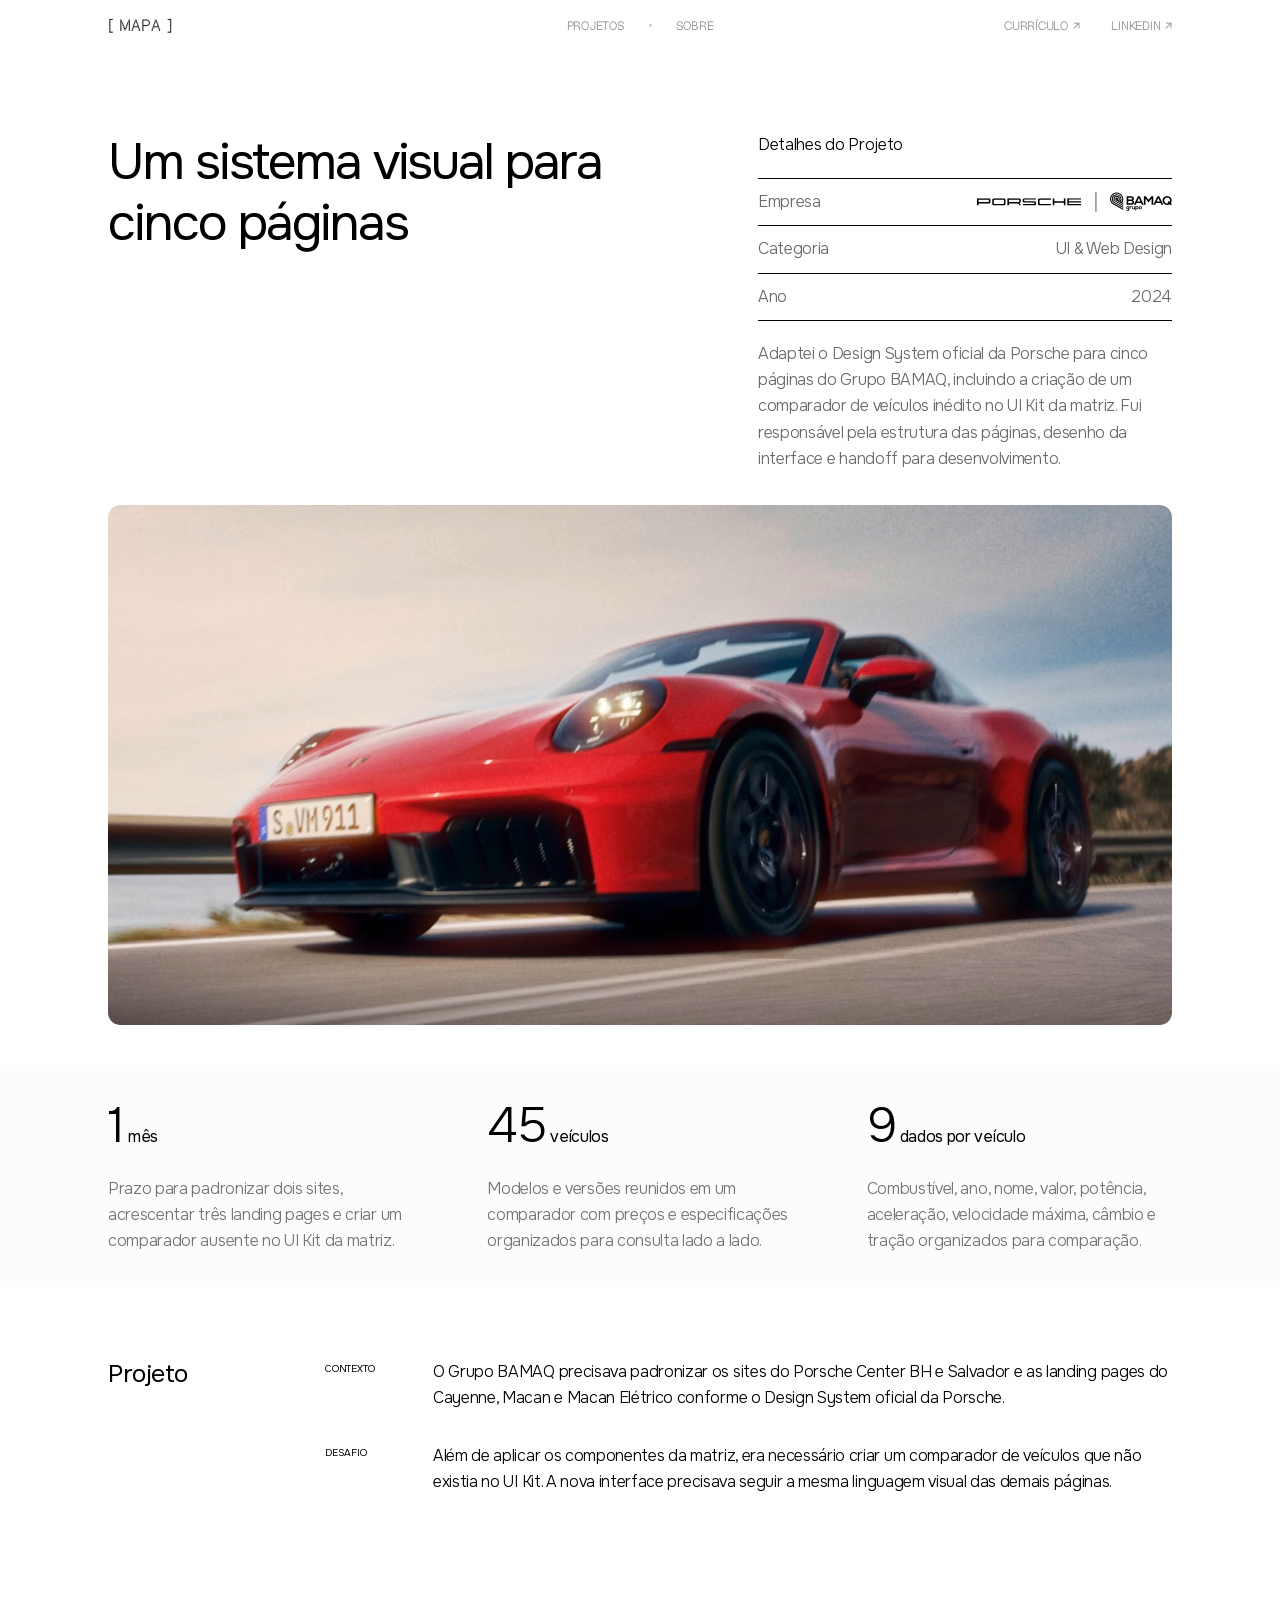
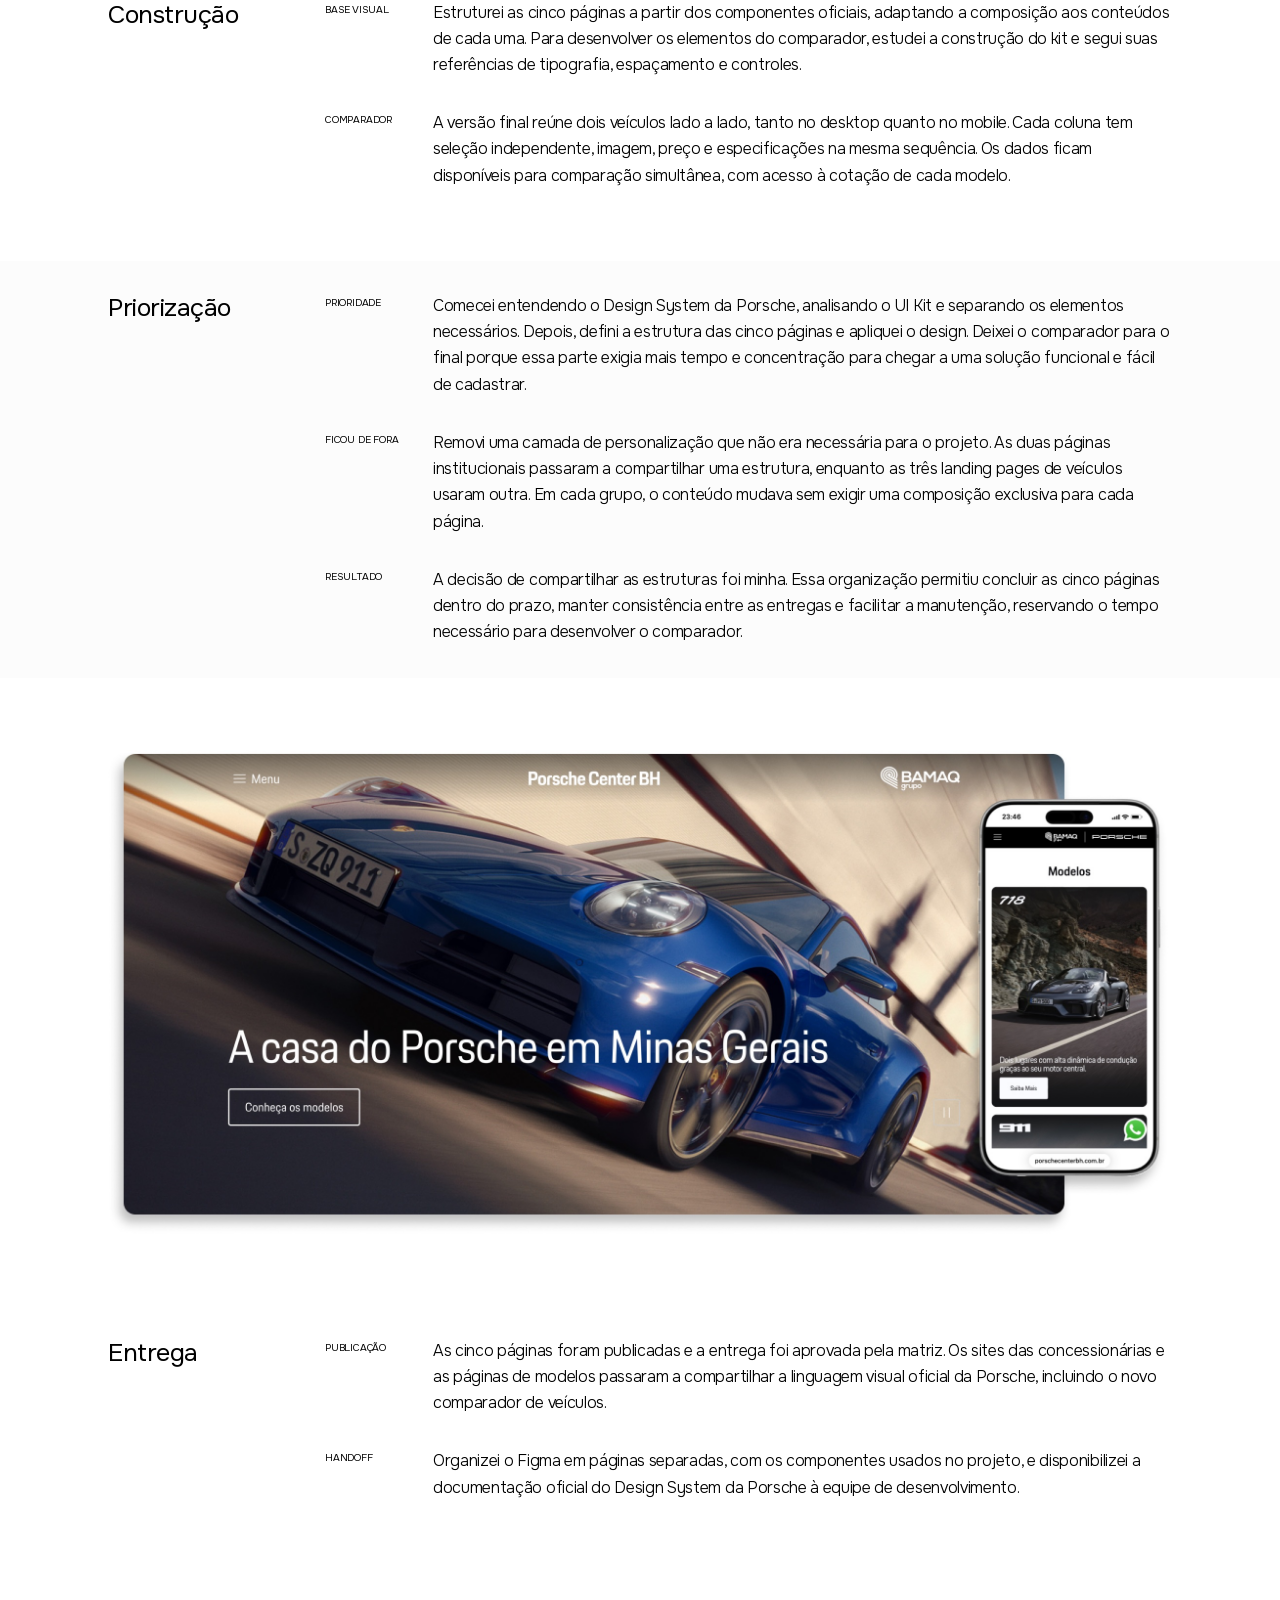
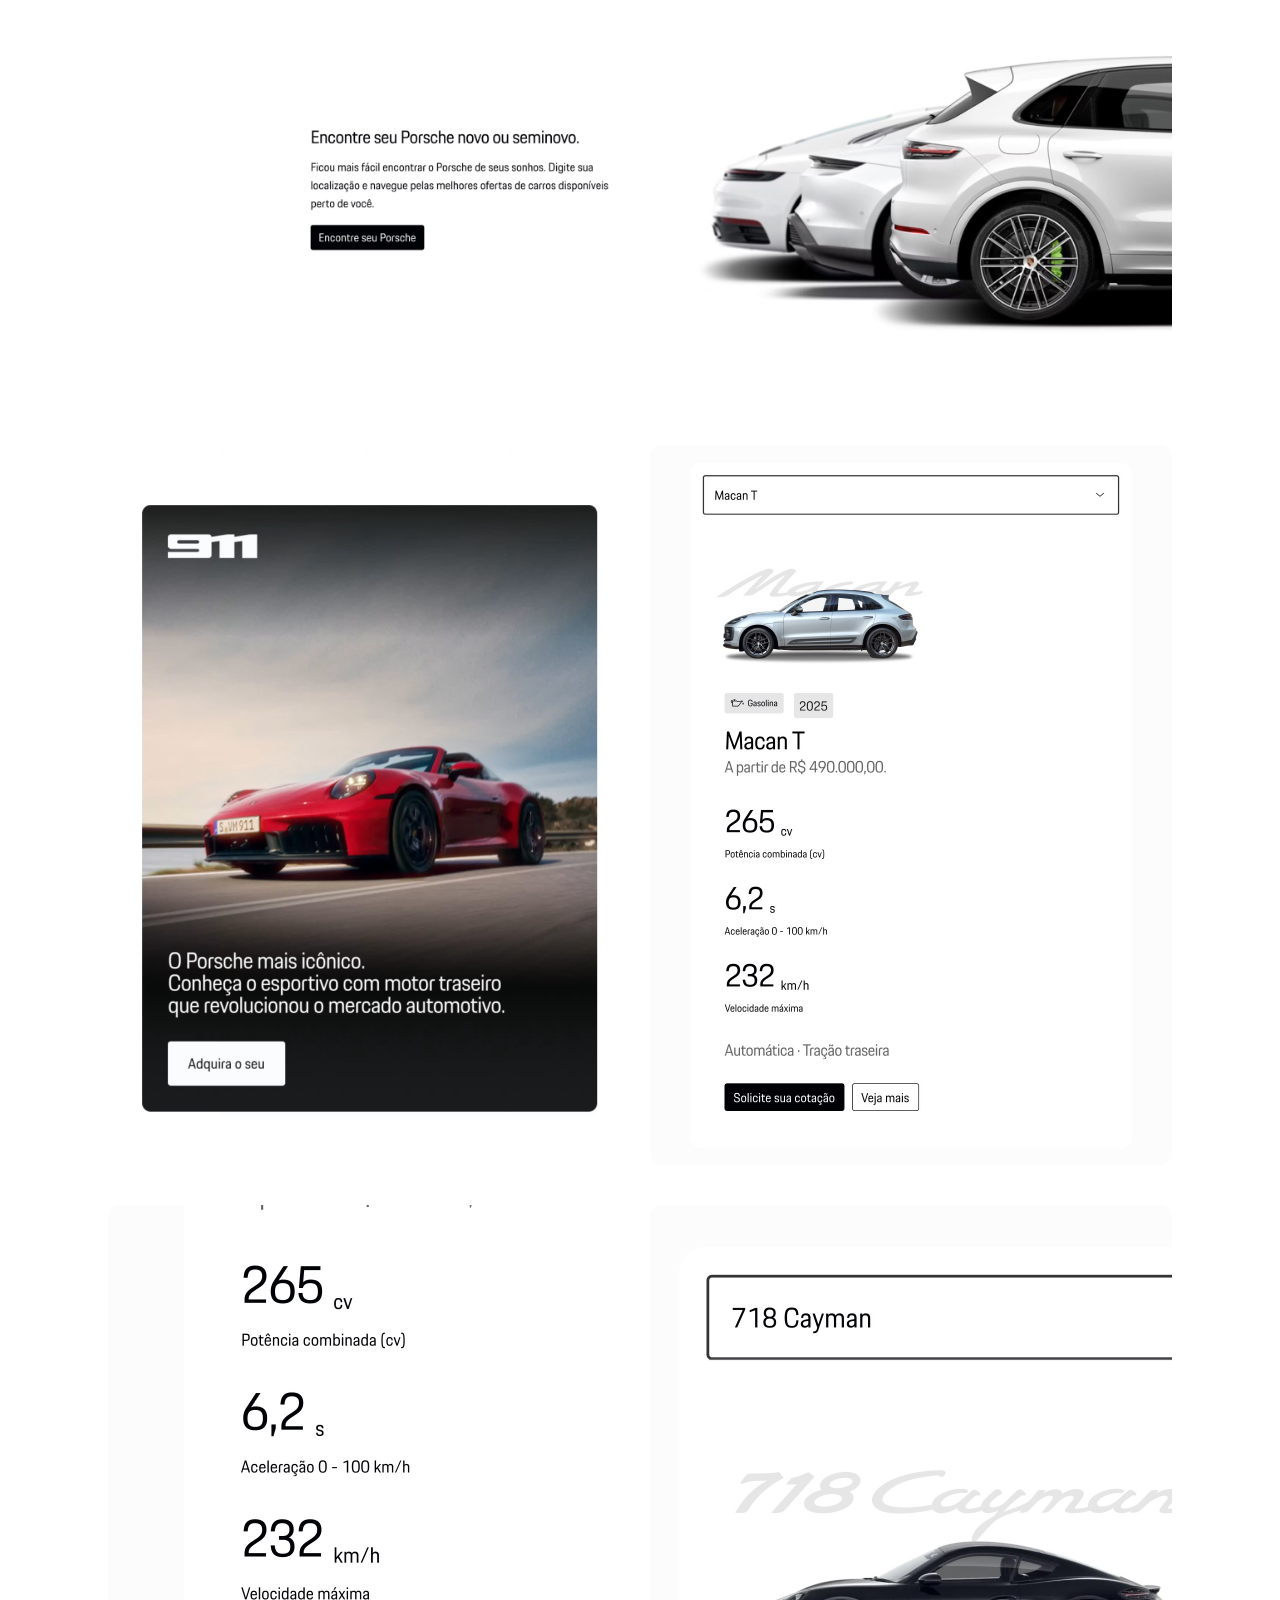
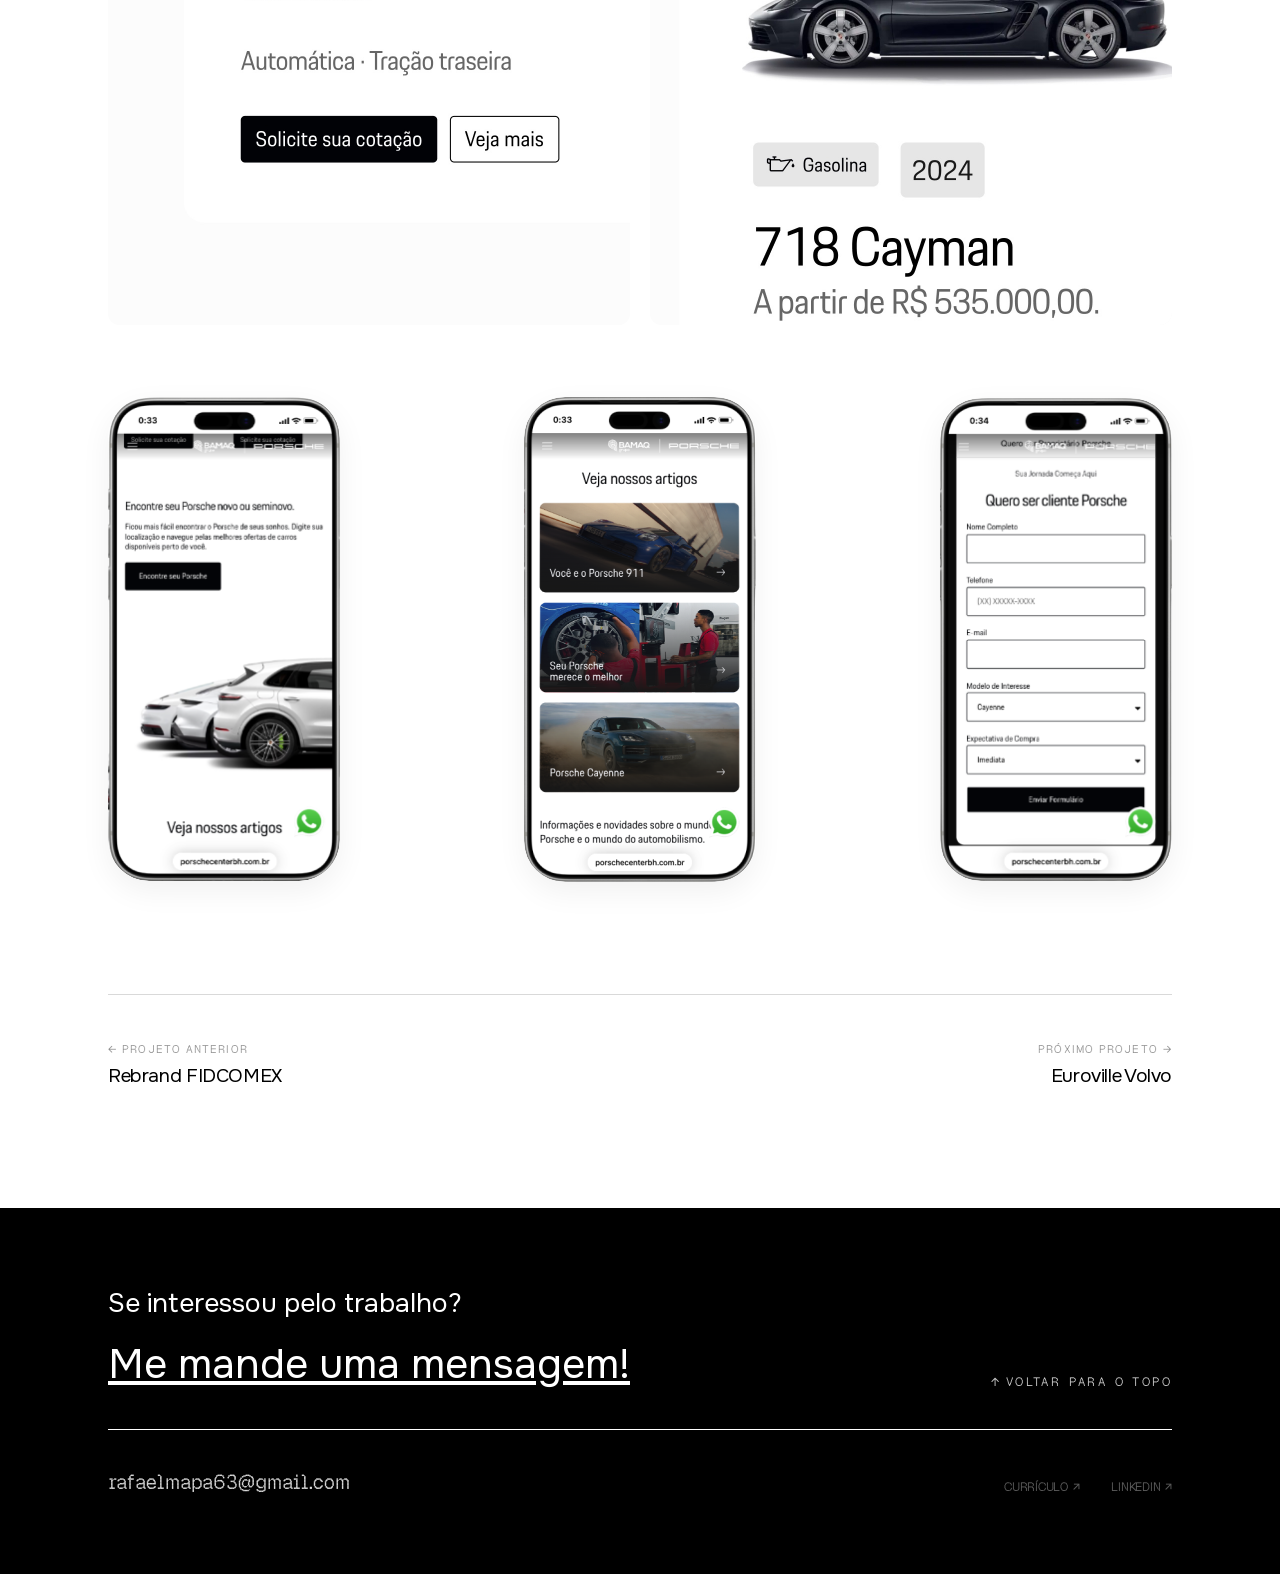
<file: porsche.html>
<!DOCTYPE html>
<html lang="pt-BR" id="top">
<head>
  <meta charset="UTF-8">
  <meta name="viewport" content="width=device-width, initial-scale=1.0">
  <title>Rafael Mapa - Um sistema visual para cinco páginas (Porsche)</title>
  <meta name="description" content="Adaptei o Design System oficial da Porsche para cinco páginas do Grupo BAMAQ, incluindo um comparador de veículos inédito.">
  <link rel="stylesheet" href="style.css?v=91aa01f">
  <link rel="icon" type="image/png" href="favicon.png">
  <link rel="preload" href="assets/fonts/Onest-Variable-Latin.woff2" as="font" type="font/woff2" crossorigin>
  <link rel="manifest" href="site.webmanifest">
  <link rel="apple-touch-icon" href="apple-touch-icon.png">
  <link rel="canonical" href="https://rafaelmapa.com.br/porsche">
  <meta property="og:type" content="website">
  <meta property="og:url" content="https://rafaelmapa.com.br/porsche">
  <meta property="og:title" content="Rafael Mapa - Um sistema visual para cinco páginas (Porsche)">
  <meta property="og:description" content="Adaptei o Design System oficial da Porsche para cinco páginas do Grupo BAMAQ, incluindo um comparador de veículos inédito.">
  <meta property="og:image" content="https://rafaelmapa.com.br/assets/home/og-porsche.jpg">
  <meta name="twitter:card" content="summary_large_image">
  <meta name="twitter:title" content="Rafael Mapa - Um sistema visual para cinco páginas (Porsche)">
  <meta name="twitter:description" content="Adaptei o Design System oficial da Porsche para cinco páginas do Grupo BAMAQ, incluindo um comparador de veículos inédito.">
  <meta name="twitter:image" content="https://rafaelmapa.com.br/assets/home/og-porsche.jpg">
</head>
<body>
  <div class="container">
    <header>
      <div id="logo-text" class="pixel-mono" style="font-size:16px; cursor: pointer;" onclick="window.location.href='/'">[ MAPA ]</div>
      <nav class="header-links t-nav pixel-mono">
        <a href="/projetos">projetos</a>
        <div class="dot"></div>
        <a href="/sobre">sobre</a>
      </nav>
      <nav class="header-social t-nav pixel-mono">
        <a href="assets/curriculo.pdf" target="_blank" class="cv-link" rel="noopener noreferrer">Currículo ↗</a>
        <a href="https://www.linkedin.com/in/rafaelmapa/" target="_blank" class="linkedin-link" rel="noopener noreferrer">linkedin ↗</a>
      </nav>
      <button class="hamburger" type="button" aria-label="Abrir menu" aria-controls="mobile-menu" aria-expanded="false">
        <span></span><span></span><span></span>
      </button>
    </header>
    <div class="mobile-menu-overlay" id="mobile-menu">
      <nav class="pixel-mono">
        <a href="/projetos">projetos</a>
        <a href="/sobre">sobre</a>
        <a href="assets/curriculo.pdf" target="_blank" rel="noopener noreferrer">currículo ↗</a>
        <a href="https://www.linkedin.com/in/rafaelmapa/" target="_blank" rel="noopener noreferrer">linkedin ↗</a>
      </nav>
    </div>

    <!-- Case Top: Title, Meta and Hero -->
    <main class="case-main">
      <section class="case-header">
        <div class="case-header-left">
          <h1 class="case-title">Um sistema visual para cinco páginas</h1>
        </div>
        <div class="case-header-right">
          <h2 class="case-details-heading">Detalhes do Projeto</h2>
          <div class="case-meta-row">
            <span class="case-meta-label">Empresa</span>
            <div class="case-meta-logos">
              <img src="assets/cases/porsche/logos.svg" alt="Porsche | BAMAQ" width="195" height="20">
            </div>
          </div>
          <div class="case-meta-row">
            <span class="case-meta-label">Categoria</span>
            <span class="case-meta-value">UI & Web Design</span>
          </div>
          <div class="case-meta-row">
            <span class="case-meta-label">Ano</span>
            <span class="case-meta-value">2024</span>
          </div>
          <p class="case-summary">
            Adaptei o Design System oficial da Porsche para cinco páginas do Grupo BAMAQ, incluindo a criação de um comparador de veículos inédito no UI Kit da matriz. Fui responsável pela estrutura das páginas, desenho da interface e handoff para desenvolvimento.
          </p>
        </div>
      </section>

      <div class="case-hero-image">
        <video autoplay muted loop playsinline poster="assets/cases/porsche/hero.jpg" width="1064" height="520">
          <source src="assets/cases/porsche/hero.mp4" type="video/mp4">
          <img src="assets/cases/porsche/hero.jpg" alt="Porsche Taycan vermelho em alta velocidade" width="1064" height="520">
        </video>
      </div>
    </main>
  </div>

  <!-- Full-width Case Content (Frame 2) -->
  <section class="case-body-wrapper">
    <!-- Destaques / Stats (Frame 8872) -->
    <div class="case-block bg-subtle">
      <div class="case-block-inner case-stats-grid">
        <div class="case-stat-item">
          <div class="case-stat-header">
            <span class="case-stat-number">1</span>
            <span class="case-stat-unit">mês</span>
          </div>
          <p class="case-stat-text">Prazo para padronizar dois sites, acrescentar três landing pages e criar um comparador ausente no UI Kit da matriz.</p>
        </div>
        <div class="case-stat-item">
          <div class="case-stat-header">
            <span class="case-stat-number">45</span>
            <span class="case-stat-unit">veículos</span>
          </div>
          <p class="case-stat-text">Modelos e versões reunidos em um comparador com preços e especificações organizados para consulta lado a lado.</p>
        </div>
        <div class="case-stat-item">
          <div class="case-stat-header">
            <span class="case-stat-number">9</span>
            <span class="case-stat-unit">dados por veículo</span>
          </div>
          <p class="case-stat-text">Combustível, ano, nome, valor, potência, aceleração, velocidade máxima, câmbio e tração organizados para comparação.</p>
        </div>
      </div>
    </div>

    <!-- Projeto (Frame 427319107) -->
    <div class="case-block">
      <div class="case-block-inner case-narrative-grid">
        <h2 class="case-section-title">Projeto</h2>
        <div class="case-narrative-items">
          <div class="case-narrative-item">
            <span class="case-item-label">CONTEXTO</span>
            <p class="case-item-text">O Grupo BAMAQ precisava padronizar os sites do Porsche Center BH e Salvador e as landing pages do Cayenne, Macan e Macan Elétrico conforme o Design System oficial da Porsche.</p>
          </div>
          <div class="case-narrative-item">
            <span class="case-item-label">DESAFIO</span>
            <p class="case-item-text">Além de aplicar os componentes da matriz, era necessário criar um comparador de veículos que não existia no UI Kit. A nova interface precisava seguir a mesma linguagem visual das demais páginas.</p>
          </div>
        </div>
      </div>
    </div>

    <!-- Construção (Frame 8873) -->
    <div class="case-block">
      <div class="case-block-inner case-narrative-grid">
        <h2 class="case-section-title">Construção</h2>
        <div class="case-narrative-items">
          <div class="case-narrative-item">
            <span class="case-item-label">BASE VISUAL</span>
            <p class="case-item-text">Estruturei as cinco páginas a partir dos componentes oficiais, adaptando a composição aos conteúdos de cada uma. Para desenvolver os elementos do comparador, estudei a construção do kit e segui suas referências de tipografia, espaçamento e controles.</p>
          </div>
          <div class="case-narrative-item">
            <span class="case-item-label">COMPARADOR</span>
            <p class="case-item-text">A versão final reúne dois veículos lado a lado, tanto no desktop quanto no mobile. Cada coluna tem seleção independente, imagem, preço e especificações na mesma sequência. Os dados ficam disponíveis para comparação simultânea, com acesso à cotação de cada modelo.</p>
          </div>
        </div>
      </div>
    </div>

    <!-- Priorização (Frame 427319106) -->
    <div class="case-block bg-subtle">
      <div class="case-block-inner case-narrative-grid">
        <h2 class="case-section-title">Priorização</h2>
        <div class="case-narrative-items">
          <div class="case-narrative-item">
            <span class="case-item-label">PRIORIDADE</span>
            <p class="case-item-text">Comecei entendendo o Design System da Porsche, analisando o UI Kit e separando os elementos necessários. Depois, defini a estrutura das cinco páginas e apliquei o design. Deixei o comparador para o final porque essa parte exigia mais tempo e concentração para chegar a uma solução funcional e fácil de cadastrar.</p>
          </div>
          <div class="case-narrative-item">
            <span class="case-item-label">FICOU DE FORA</span>
            <p class="case-item-text">Removi uma camada de personalização que não era necessária para o projeto. As duas páginas institucionais passaram a compartilhar uma estrutura, enquanto as três landing pages de veículos usaram outra. Em cada grupo, o conteúdo mudava sem exigir uma composição exclusiva para cada página.</p>
          </div>
          <div class="case-narrative-item">
            <span class="case-item-label">RESULTADO</span>
            <p class="case-item-text">A decisão de compartilhar as estruturas foi minha. Essa organização permitiu concluir as cinco páginas dentro do prazo, manter consistência entre as entregas e facilitar a manutenção, reservando o tempo necessário para desenvolver o comparador.</p>
          </div>
        </div>
      </div>
    </div>

    <!-- Responsive Site Showcase / Group 1 (Frame 427319105) -->
    <div class="case-block">
      <div class="case-block-inner">
        <div class="case-dual-preview">
          <div class="case-preview-desktop">
            <img src="assets/cases/porsche/site-bh.jpg" alt="Porsche Center BH - A casa do Porsche em Minas Gerais" width="962" height="471">
          </div>
        </div>
      </div>
    </div>

    <!-- Entrega (Frame 8874) -->
    <div class="case-block">
      <div class="case-block-inner case-narrative-grid">
        <h2 class="case-section-title">Entrega</h2>
        <div class="case-narrative-items">
          <div class="case-narrative-item">
            <span class="case-item-label">PUBLICAÇÃO</span>
            <p class="case-item-text">As cinco páginas foram publicadas e a entrega foi aprovada pela matriz. Os sites das concessionárias e as páginas de modelos passaram a compartilhar a linguagem visual oficial da Porsche, incluindo o novo comparador de veículos.</p>
          </div>
          <div class="case-narrative-item">
            <span class="case-item-label">HANDOFF</span>
            <p class="case-item-text">Organizei o Figma em páginas separadas, com os componentes usados no projeto, e disponibilizei a documentação oficial do Design System da Porsche à equipe de desenvolvimento.</p>
          </div>
        </div>
      </div>
    </div>

    <!-- Interface Gallery (Frame 8877) -->
    <div class="case-block case-gallery-block">
      <!-- Seminovos Banner (Frame 427319106) -->
      <div class="case-block-inner">
        <div class="case-gallery-banner">
          <img src="assets/cases/porsche/landing.jpg" alt="Encontre seu Porsche novo ou seminovo" width="1280" height="520">
        </div>
      </div>

      <!-- Comparador Row 1 (Frame 8876) -->
      <div class="case-block-inner case-gallery-row">
        <div class="case-gallery-card">
          <img src="assets/cases/porsche/lp-911.jpg" alt="911 - O Porsche mais icônico" width="522" height="720">
        </div>
        <div class="case-gallery-card">
          <img src="assets/cases/porsche/comparador-desktop.jpg" alt="Comparador de veículos - Seleção de modelos e especificações" width="522" height="720">
        </div>
      </div>

      <!-- Comparador Row 2 (Frame 427319108) -->
      <div class="case-block-inner case-gallery-row">
        <div class="case-gallery-card">
          <img src="assets/cases/porsche/comparador-specs.jpg" alt="Especificações técnicas Macan T" width="522" height="720">
        </div>
        <div class="case-gallery-card">
          <img src="assets/cases/porsche/comparador-cayman.jpg" alt="Comparador de veículos 718 Cayman" width="522" height="720">
        </div>
      </div>

      <!-- Mobile Trio (Frame 427319109) -->
      <div class="case-block-inner">
        <div class="case-mobile-trio">
          <div class="case-mobile-card">
            <img src="assets/cases/porsche/mobile-1.png" alt="Tela mobile - Encontre seu Porsche novo ou seminovo" width="232" height="485">
          </div>
          <div class="case-mobile-card">
            <img src="assets/cases/porsche/mobile-2.png" alt="Tela mobile - Veja nossos artigos Porsche" width="232" height="484">
          </div>
          <div class="case-mobile-card">
            <img src="assets/cases/porsche/mobile-3.png" alt="Tela mobile - Quero ser cliente Porsche" width="232" height="484">
          </div>
        </div>
      </div>
    </div>
  </section>

  <!-- Navegação entre Projetos -->
  <div class="container">
    <nav class="case-navigation" aria-label="Navegação entre projetos">
      <a href="/fidcomex" class="case-nav-link prev">
        <span class="case-nav-direction pixel-mono">← PROJETO ANTERIOR</span>
        <span class="case-nav-title">Rebrand FIDCOMEX</span>
      </a>
      <a href="/lp-volvo" class="case-nav-link next">
        <span class="case-nav-direction pixel-mono">PRÓXIMO PROJETO →</span>
        <span class="case-nav-title">Euroville Volvo</span>
      </a>
    </nav>
  </div>


  <!-- Footer -->
  <footer>
    <div class="container">
      <div class="footer-top">
        <div class="footer-cta">
          <p>Se interessou pelo trabalho?</p>
          <p><a href="https://wa.me/5531984040289" target="_blank" style="color: inherit; text-decoration: none;" rel="noopener noreferrer">Me mande uma mensagem!</a></p>
        </div>
        <a href="#top" class="back-to-top pixel-mono">
          <span>↑</span> VOLTAR PARA O TOPO
        </a>
      </div>
      <hr>
      <div class="footer-bottom">
        <a href="#" id="copy-email-btn" class="footer-email pixel-mono" style="position: relative;">
          rafaelmapa63@gmail.com
          <span id="email-tooltip" style="position: absolute; bottom: 100%; left: 0; margin-bottom: 8px; background: var(--white); color: var(--black); padding: 4px 8px; border-radius: 2px; font-size: 12px; opacity: 0; pointer-events: none; transition: opacity 0.2s; white-space: nowrap;">Email Copiado</span>
        </a>
        <nav class="header-social t-nav pixel-mono">
          <a href="assets/curriculo.pdf" target="_blank" rel="noopener noreferrer">Currículo ↗</a>
          <a href="https://www.linkedin.com/in/rafaelmapa/" target="_blank" rel="noopener noreferrer">linkedin ↗</a>
        </nav>
      </div>
    </div>
  </footer>

  <script src="site.js?v=lightbox-nav-1"></script>
</body>
</html>
</file>
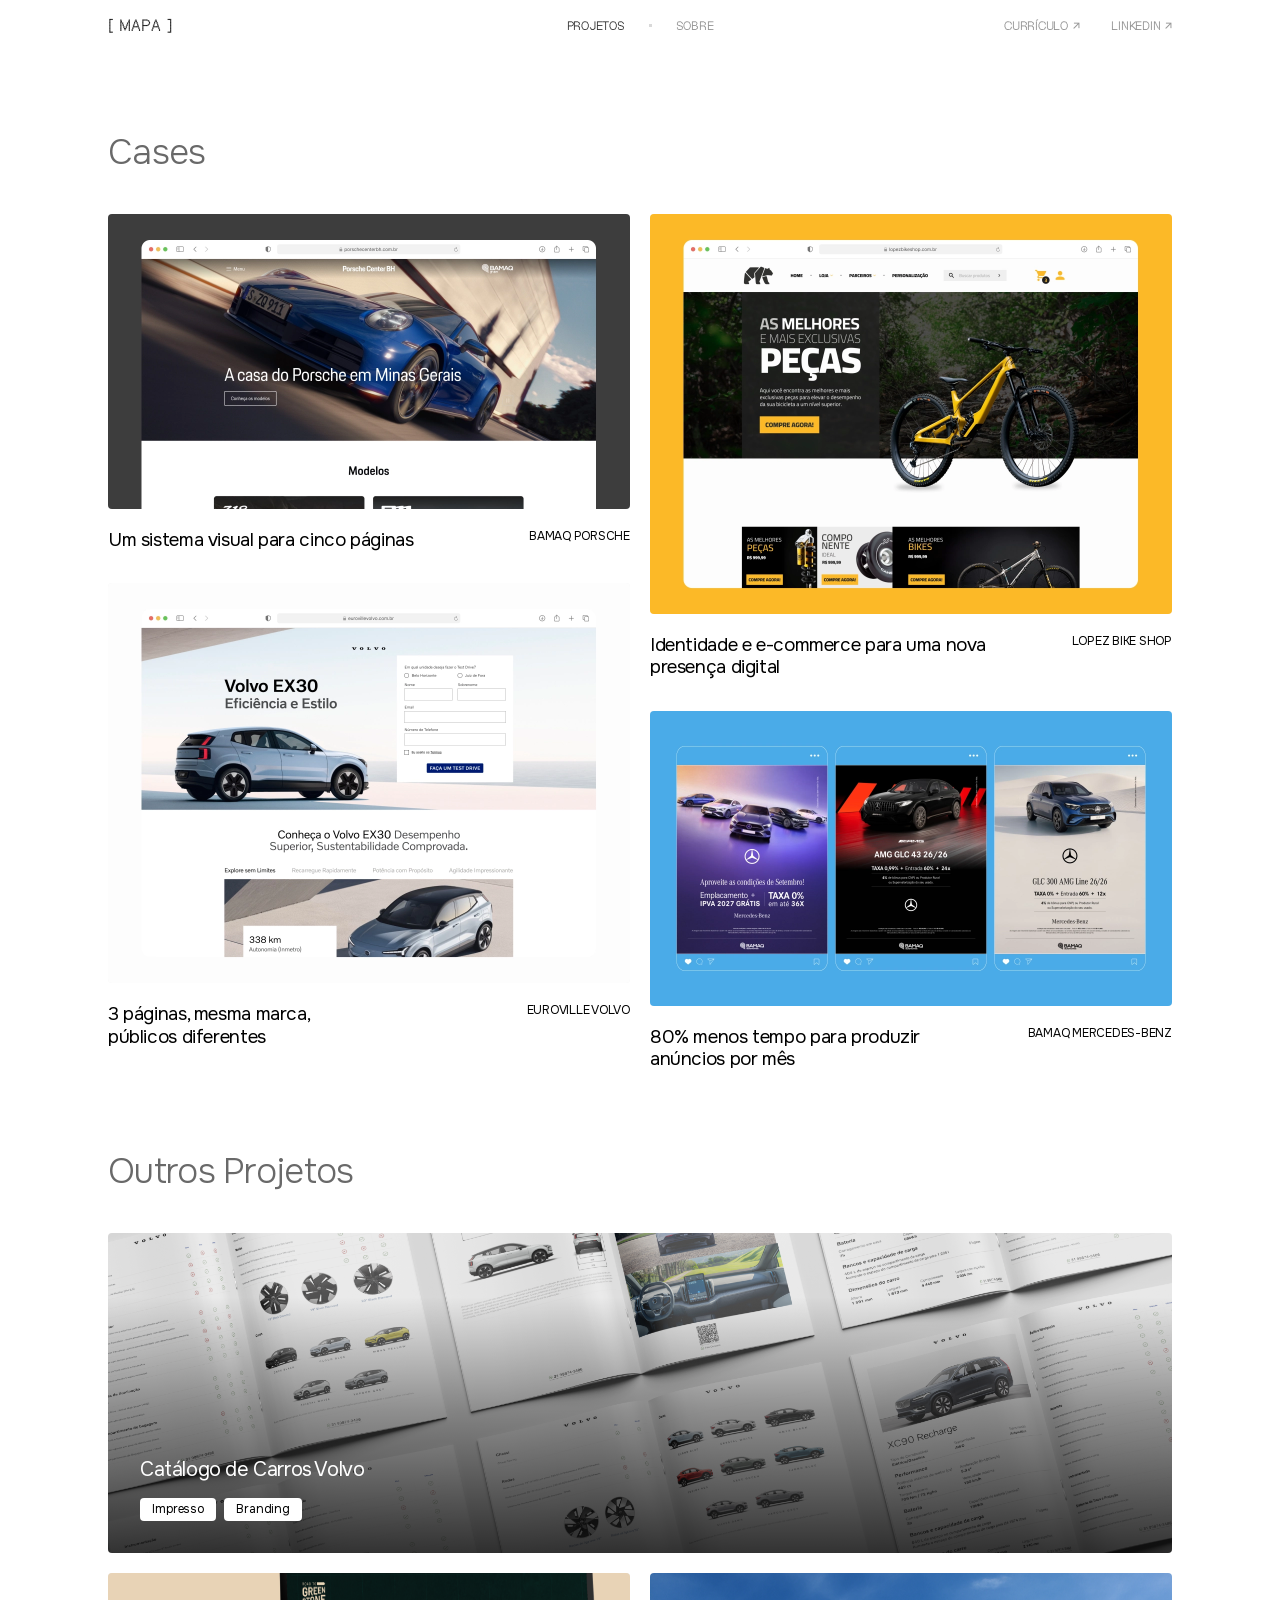
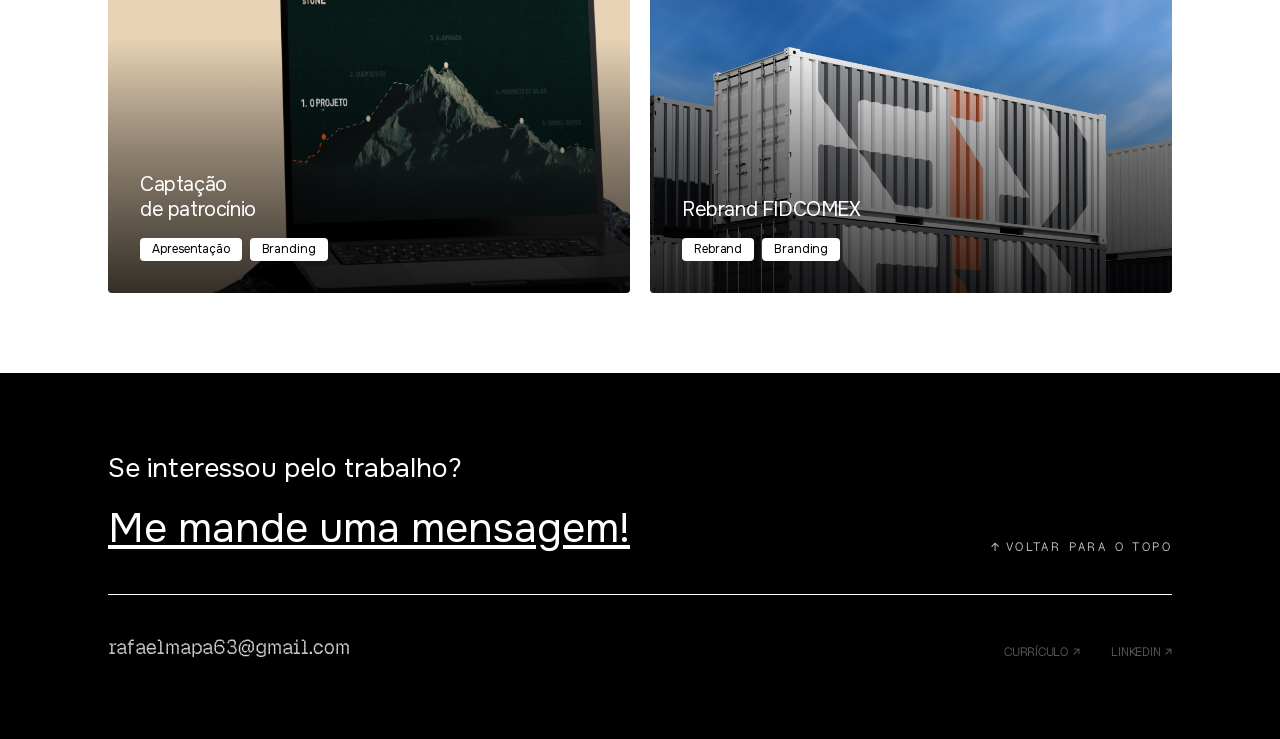
<file: projetos.html>
<!DOCTYPE html>
<html lang="pt-BR" id="top">
<head>
  <meta charset="UTF-8">
  <meta name="viewport" content="width=device-width, initial-scale=1.0">
  <title>Rafael Mapa - Projetos</title>
  <meta name="description" content="Cases e projetos de design de Rafael Mapa.">
  <link rel="stylesheet" href="style.css?v=91aa01f">
  <link rel="icon" type="image/png" href="favicon.png">
  <link rel="preload" href="assets/fonts/Onest-Variable-Latin.woff2" as="font" type="font/woff2" crossorigin>
  <link rel="manifest" href="site.webmanifest">
  <link rel="apple-touch-icon" href="apple-touch-icon.png">
  <link rel="canonical" href="https://rafaelmapa.com.br/projetos">
  <meta property="og:type" content="website">
  <meta property="og:url" content="https://rafaelmapa.com.br/projetos">
  <meta property="og:title" content="Rafael Mapa - Projetos">
  <meta property="og:description" content="Cases e projetos de design de Rafael Mapa.">
  <meta property="og:image" content="https://rafaelmapa.com.br/assets/home/og-porsche.jpg">
  <meta name="twitter:card" content="summary_large_image">
  <meta name="twitter:title" content="Rafael Mapa - Projetos">
  <meta name="twitter:description" content="Cases e projetos de design de Rafael Mapa.">
  <meta name="twitter:image" content="https://rafaelmapa.com.br/assets/home/og-porsche.jpg">
</head>
<body>
  <div class="container">
    <header>
      <div id="logo-text" class="pixel-mono" style="font-size:16px; cursor: pointer;" onclick="window.location.href='/'">[ MAPA ]</div>
      <nav class="header-links t-nav pixel-mono">
        <a href="/projetos" style="color: var(--black);">projetos</a>
        <div class="dot"></div>
        <a href="/sobre">sobre</a>
      </nav>
      <nav class="header-social t-nav pixel-mono">
        <a href="assets/curriculo.pdf" target="_blank" class="cv-link" rel="noopener noreferrer">Currículo ↗</a>
        <a href="https://www.linkedin.com/in/rafaelmapa/" target="_blank" class="linkedin-link" rel="noopener noreferrer">linkedin ↗</a>
      </nav>
      <button class="hamburger" type="button" aria-label="Abrir menu" aria-controls="mobile-menu" aria-expanded="false">
        <span></span><span></span><span></span>
      </button>
    </header>
    <div class="mobile-menu-overlay" id="mobile-menu">
      <nav class="pixel-mono">
        <a href="/projetos">projetos</a>
        <a href="/sobre">sobre</a>
        <a href="assets/curriculo.pdf" target="_blank" rel="noopener noreferrer">currículo ↗</a>
        <a href="https://www.linkedin.com/in/rafaelmapa/" target="_blank" rel="noopener noreferrer">linkedin ↗</a>
      </nav>
    </div>

    <main class="projetos-page">
      <section class="cases-section" aria-labelledby="cases-title">
        <h1 class="t-h1 section-title" id="cases-title">Cases</h1>
        <div class="projects">
          <div>
            <a href="/porsche" class="card">
              <div class="card-img">
                <picture>
                  <source type="image/webp" srcset="assets/home/porsche-1044.webp 1044w, assets/home/porsche-2088.webp 2088w" sizes="(max-width: 768px) 100vw, 50vw">
                  <img src="assets/home/porsche.png" alt="Bamaq Porsche - Um sistema visual para cinco páginas" width="2088" height="1180">
                </picture>
                <video class="card-preview" src="assets/cases/porsche/hero-preview.mp4" muted loop playsinline preload="none" aria-hidden="true" tabindex="-1"></video>
              </div>
              <div class="card-footer">
                <h3 class="t-card-title">Um sistema visual para cinco páginas</h3>
                <span class="t-metadata">BAMAQ PORSCHE</span>
              </div>
            </a>
            <a href="/lp-volvo" class="card">
              <div class="card-img">
                <picture>
                  <source type="image/webp" srcset="assets/home/volvo-1044.webp 1044w, assets/home/volvo-2088.webp 2088w" sizes="(max-width: 768px) 100vw, 50vw">
                  <img src="assets/home/volvo.png" alt="Euroville Volvo - 3 páginas, mesma marca, públicos diferentes" width="2088" height="1600" loading="lazy">
                </picture>
                <video class="card-preview" src="assets/cases/volvo/hero-preview.mp4" muted loop playsinline preload="none" aria-hidden="true" tabindex="-1"></video>
              </div>
              <div class="card-footer">
                <h3 class="t-card-title">3 páginas, mesma marca,<br>públicos diferentes</h3>
                <span class="t-metadata">EUROVILLE VOLVO</span>
              </div>
            </a>
          </div>
          <div>
            <a href="/lopez" class="card">
              <div class="card-img">
                <picture>
                  <source type="image/webp" srcset="assets/home/lopez-1044.webp 1044w, assets/home/lopez-2088.webp 2088w" sizes="(max-width: 768px) 100vw, 50vw">
                  <img src="assets/home/lopez.png" alt="Lopez Bike Shop - Identidade e e-commerce" width="2088" height="1600" loading="lazy">
                </picture>
                <video class="card-preview" src="assets/cases/lopez/hero-preview.mp4" muted loop playsinline preload="none" aria-hidden="true" tabindex="-1"></video>
              </div>
              <div class="card-footer">
                <h3 class="t-card-title">Identidade e e-commerce para uma nova presença digital</h3>
                <span class="t-metadata">LOPEZ BIKE SHOP</span>
              </div>
            </a>
            <a href="/mercedes" class="card">
              <div class="card-img">
                <picture>
                  <source type="image/webp" srcset="assets/home/mercedes-1044.webp 1044w, assets/home/mercedes-2088.webp 2088w" sizes="(max-width: 768px) 100vw, 50vw">
                  <img src="assets/home/mercedes.png" alt="Bamaq Mercedes-Benz" width="2088" height="1180" loading="lazy">
                </picture>
                <video class="card-preview" src="assets/cases/mercedes/hero-preview.mp4" muted loop playsinline preload="none" aria-hidden="true" tabindex="-1"></video>
              </div>
              <div class="card-footer">
                <h3 class="t-card-title">80% menos tempo para produzir anúncios por mês</h3>
                <span class="t-metadata">BAMAQ MERCEDES-BENZ</span>
              </div>
            </a>
          </div>
        </div>
      </section>

      <section class="other-projects-section" aria-labelledby="other-projects-title">
        <h2 class="t-h1 section-title" id="other-projects-title">Outros Projetos</h2>
        <div class="other-projects-grid">
          
          <a href="/catalogo" class="other-card large">
            <div class="other-card-bg">
                <img src="assets/projetos/catalogo-volvo.png" alt="Catálogo impresso da Volvo aberto em páginas com modelos de carros" width="4096" height="2731" loading="lazy">
            </div>
            <div class="other-card-content">
              <h3 class="t-card-title">Catálogo de Carros Volvo</h3>
              <div class="tags">
                <span class="tag">Impresso</span>
                <span class="tag">Branding</span>
              </div>
            </div>
          </a>

          <div class="other-projects-row">
            <a href="/captacao" class="other-card medium">
              <div class="other-card-bg">
                <img src="assets/projetos/captacao.png" alt="Apresentação de captação de patrocínio exibida em um notebook" width="4096" height="2731" loading="lazy">
              </div>
              <div class="other-card-content">
                <h3 class="t-card-title">Captação<br>de patrocínio</h3>
                <div class="tags">
                  <span class="tag">Apresentação</span>
                  <span class="tag">Branding</span>
                </div>
              </div>
            </a>
            <a href="/fidcomex" class="other-card small">
              <div class="other-card-bg">
                <img src="assets/projetos/fidcomex.png" alt="Aplicação da nova identidade FIDCOMEX em contêineres" width="4000" height="3000" loading="lazy">
              </div>
              <div class="other-card-content">
                <h3 class="t-card-title">Rebrand FIDCOMEX</h3>
                <div class="tags">
                  <span class="tag">Rebrand</span>
                  <span class="tag">Branding</span>
                </div>
              </div>
            </a>
          </div>

        </div>
      </section>
    </main>
  </div>

  <footer>
    <div class="container">
      <div class="footer-top">
        <div class="footer-cta">
          <p>Se interessou pelo trabalho?</p>
          <p><a href="https://wa.me/5531984040289" target="_blank" style="color: inherit; text-decoration: none;" rel="noopener noreferrer">Me mande uma mensagem!</a></p>
        </div>
        <a href="#top" class="back-to-top pixel-mono">
          <span>↑</span> VOLTAR PARA O TOPO
        </a>
      </div>
      <hr>
      <div class="footer-bottom">
        <a href="#" id="copy-email-btn" class="footer-email pixel-mono" style="position: relative;">
          rafaelmapa63@gmail.com
          <span id="email-tooltip" style="position: absolute; bottom: 100%; left: 0; margin-bottom: 8px; background: var(--white); color: var(--black); padding: 4px 8px; border-radius: 2px; font-size: 12px; opacity: 0; pointer-events: none; transition: opacity 0.2s; white-space: nowrap;">Email Copiado</span>
        </a>
        <nav class="header-social t-nav pixel-mono">
          <a href="assets/curriculo.pdf" target="_blank" rel="noopener noreferrer">Currículo ↗</a>
          <a href="https://www.linkedin.com/in/rafaelmapa/" target="_blank" rel="noopener noreferrer">linkedin ↗</a>
        </nav>
      </div>
    </div>
  </footer>
  <script src="site.js?v=lightbox-nav-1"></script>
</body>
</html>
</file>
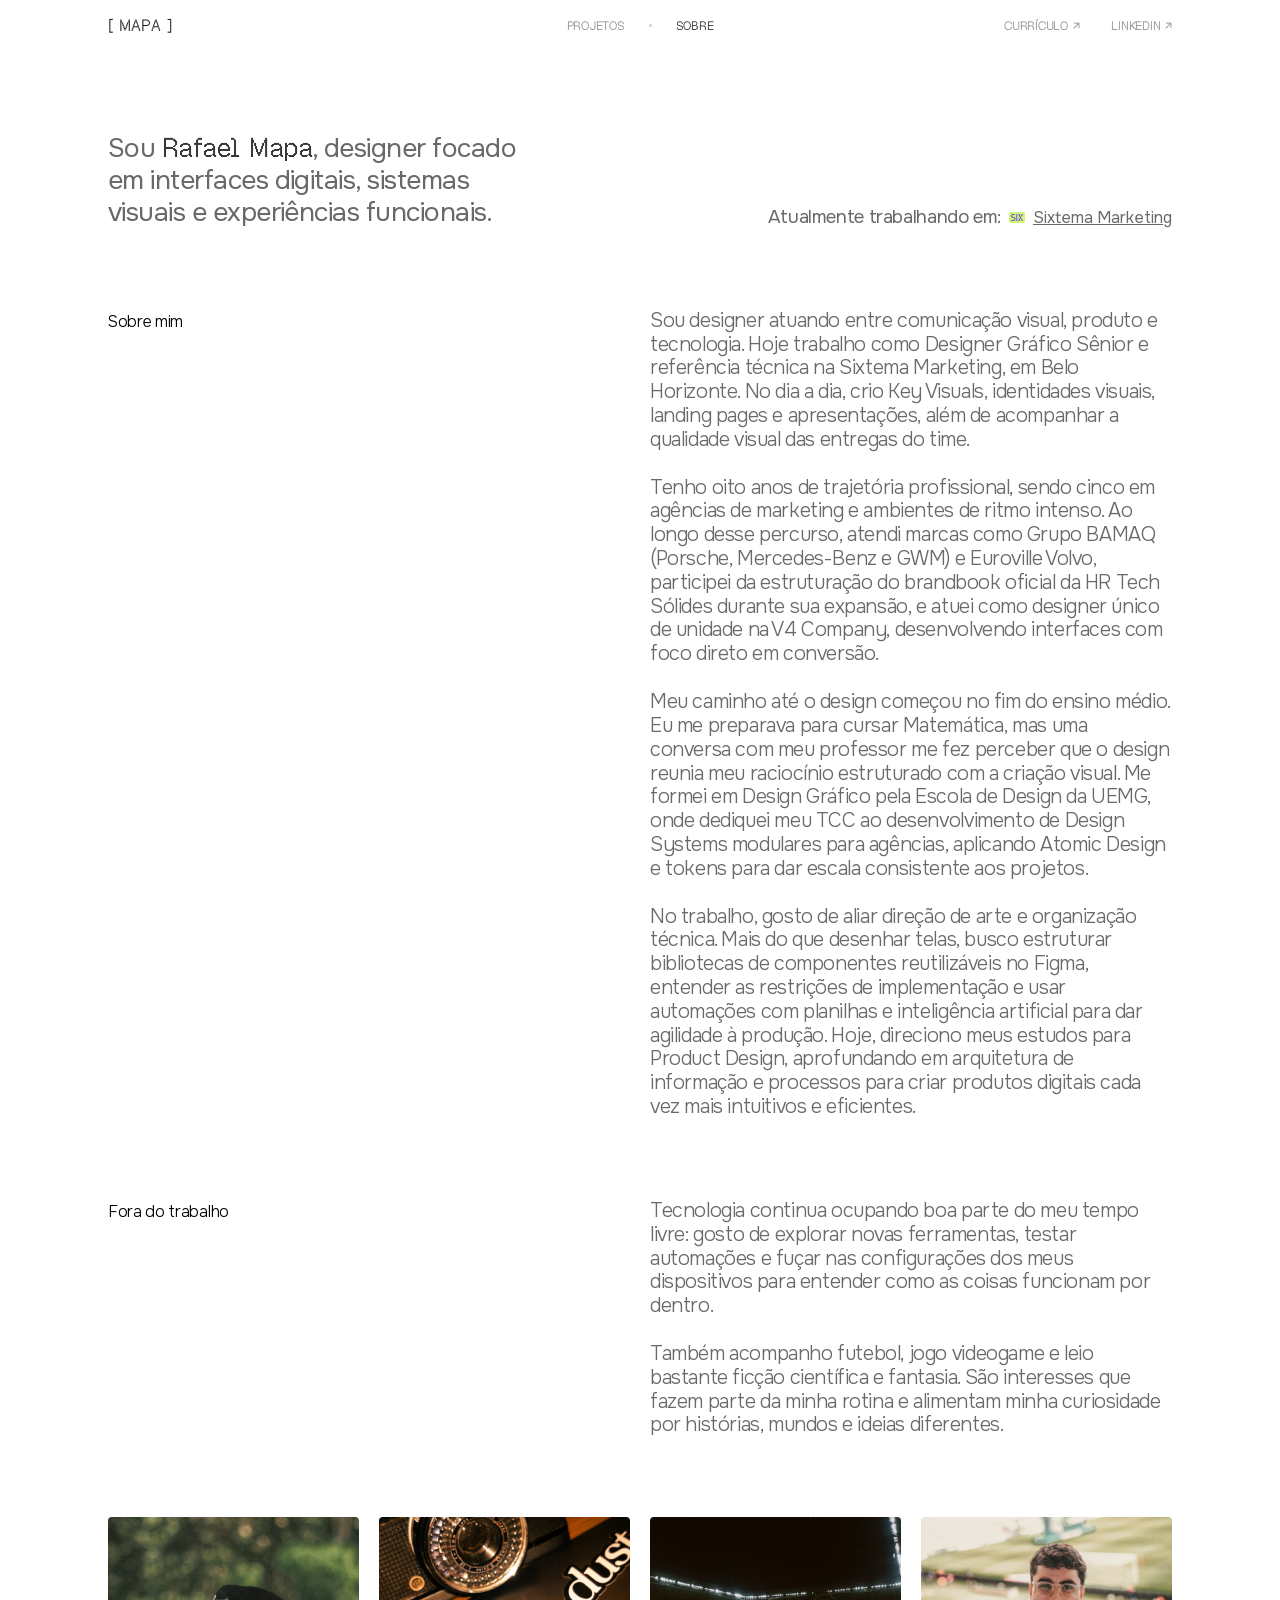
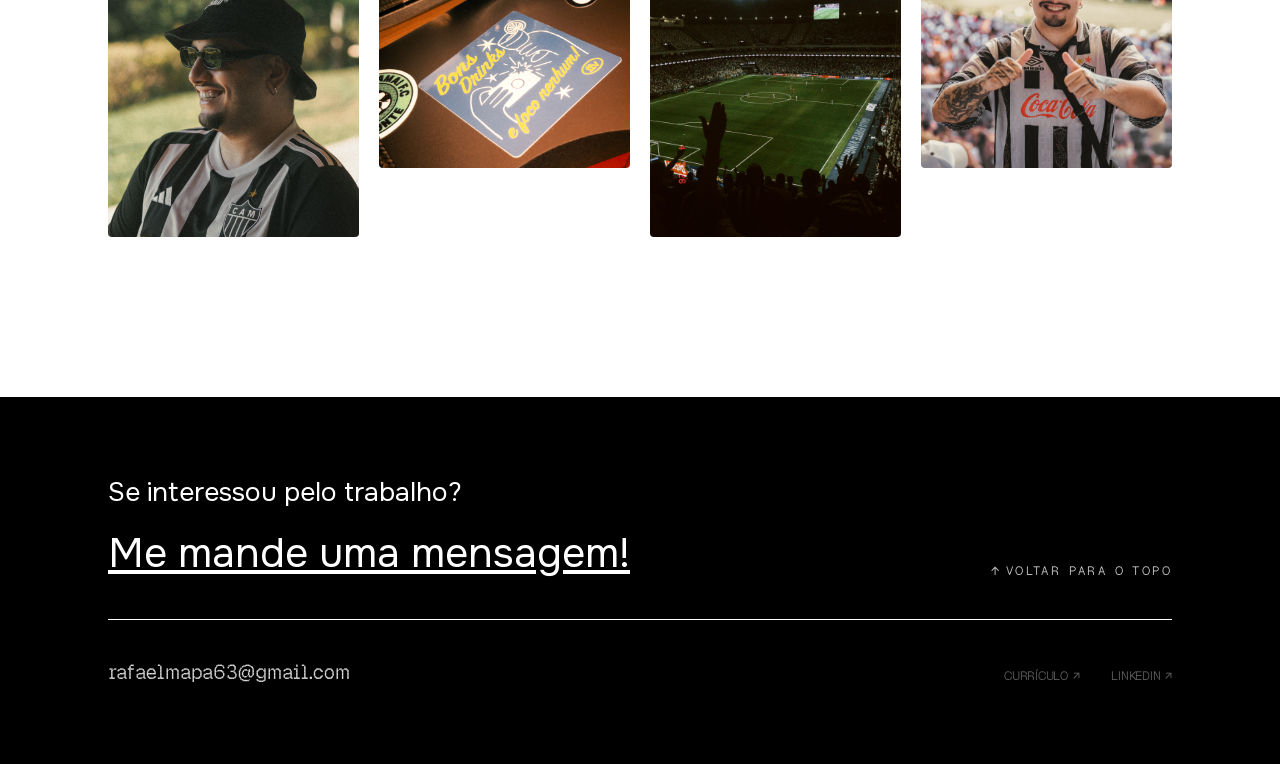
<file: sobre.html>
<!DOCTYPE html>
<html lang="pt-BR" id="top">
<head>
  <meta charset="UTF-8">
  <meta name="viewport" content="width=device-width, initial-scale=1.0">
  <title>Rafael Mapa - Sobre</title>
  <meta name="description" content="Sobre Rafael Mapa, designer gráfico sênior em transição para Product Design, com experiência em identidade visual, interfaces digitais e apresentações.">
  <link rel="stylesheet" href="style.css?v=91aa01f">
  <link rel="icon" type="image/png" href="favicon.png">
  <link rel="preload" href="assets/fonts/Onest-Variable-Latin.woff2" as="font" type="font/woff2" crossorigin>
  <link rel="manifest" href="site.webmanifest">
  <link rel="apple-touch-icon" href="apple-touch-icon.png">
  <link rel="canonical" href="https://rafaelmapa.com.br/sobre">
  <meta property="og:type" content="website">
  <meta property="og:url" content="https://rafaelmapa.com.br/sobre">
  <meta property="og:title" content="Rafael Mapa - Sobre">
  <meta property="og:description" content="Sobre Rafael Mapa, designer gráfico sênior em transição para Product Design, com experiência em identidade visual, interfaces digitais e apresentações.">
  <meta property="og:image" content="https://rafaelmapa.com.br/assets/home/og-porsche.jpg">
  <meta name="twitter:card" content="summary_large_image">
  <meta name="twitter:title" content="Rafael Mapa - Sobre">
  <meta name="twitter:description" content="Sobre Rafael Mapa, designer gráfico sênior em transição para Product Design, com experiência em identidade visual, interfaces digitais e apresentações.">
  <meta name="twitter:image" content="https://rafaelmapa.com.br/assets/home/og-porsche.jpg">
</head>
<body>
  <div class="container">
    <header>
      <div id="logo-text" class="pixel-mono" style="font-size:16px; cursor: pointer;" onclick="window.location.href='/'">[ MAPA ]</div>
      <nav class="header-links t-nav pixel-mono">
        <a href="/projetos">projetos</a>
        <div class="dot"></div>
        <a href="/sobre" style="color: var(--black);">sobre</a>
      </nav>
      <nav class="header-social t-nav pixel-mono">
        <a href="assets/curriculo.pdf" target="_blank" class="cv-link" rel="noopener noreferrer">Currículo ↗</a>
        <a href="https://www.linkedin.com/in/rafaelmapa/" target="_blank" class="linkedin-link" rel="noopener noreferrer">linkedin ↗</a>
      </nav>
      <button class="hamburger" type="button" aria-label="Abrir menu" aria-controls="mobile-menu" aria-expanded="false">
        <span></span><span></span><span></span>
      </button>
    </header>
    <div class="mobile-menu-overlay" id="mobile-menu">
      <nav class="pixel-mono">
        <a href="/projetos">projetos</a>
        <a href="/sobre">sobre</a>
        <a href="assets/curriculo.pdf" target="_blank" rel="noopener noreferrer">currículo ↗</a>
        <a href="https://www.linkedin.com/in/rafaelmapa/" target="_blank" rel="noopener noreferrer">linkedin ↗</a>
      </nav>
    </div>

    <main>
      <section class="hero">
        <p class="t-lead">
          Sou <strong class="hero-name">Rafael Mapa</strong>, designer focado em interfaces digitais, sistemas visuais e experiências funcionais.
        </p>
        <div class="current-role">
          <span class="t-card-title" style="color:var(--gray)">Atualmente trabalhando em:</span>
          <img src="assets/home/sixtema-mark.svg" alt="" width="16" height="16" style="background:#CBF86C; border-radius:2px; padding:2px; display:inline-block; vertical-align:middle;">
          <a href="https://sixtema.com.br" target="_blank" style="text-decoration: underline; color:var(--gray); font-size:16px;" rel="noopener noreferrer">Sixtema Marketing</a>
        </div>
      </section>

      <section class="about-section" style="padding-top: 0; padding-bottom: 80px;">
        <h2 class="t-body">Sobre mim</h2>
        <div class="t-h2" style="max-width: 847px; color: var(--gray);">
          <p style="margin-bottom: 24px; color: inherit;">
            Sou designer atuando entre comunicação visual, produto e tecnologia. Hoje trabalho como Designer Gráfico Sênior e referência técnica na Sixtema Marketing, em Belo Horizonte. No dia a dia, crio Key Visuals, identidades visuais, landing pages e apresentações, além de acompanhar a qualidade visual das entregas do time.
          </p>
          <p style="margin-bottom: 24px; color: inherit;">
            Tenho oito anos de trajetória profissional, sendo cinco em agências de marketing e ambientes de ritmo intenso. Ao longo desse percurso, atendi marcas como Grupo BAMAQ (Porsche, Mercedes-Benz e GWM) e Euroville Volvo, participei da estruturação do brandbook oficial da HR Tech Sólides durante sua expansão, e atuei como designer único de unidade na V4 Company, desenvolvendo interfaces com foco direto em conversão.
          </p>
          <p style="margin-bottom: 24px; color: inherit;">
            Meu caminho até o design começou no fim do ensino médio. Eu me preparava para cursar Matemática, mas uma conversa com meu professor me fez perceber que o design reunia meu raciocínio estruturado com a criação visual. Me formei em Design Gráfico pela Escola de Design da UEMG, onde dediquei meu TCC ao desenvolvimento de Design Systems modulares para agências, aplicando Atomic Design e tokens para dar escala consistente aos projetos.
          </p>
          <p style="color: inherit;">
            No trabalho, gosto de aliar direção de arte e organização técnica. Mais do que desenhar telas, busco estruturar bibliotecas de componentes reutilizáveis no Figma, entender as restrições de implementação e usar automações com planilhas e inteligência artificial para dar agilidade à produção. Hoje, direciono meus estudos para Product Design, aprofundando em arquitetura de informação e processos para criar produtos digitais cada vez mais intuitivos e eficientes.
          </p>
        </div>
      </section>

      <section class="about-section" style="padding-top: 0; padding-bottom: 80px;">
        <h2 class="t-body">Fora do trabalho</h2>
        <div class="t-h2" style="max-width: 847px; color: var(--gray);">
          <p style="margin-bottom: 24px; color: inherit;">
            Tecnologia continua ocupando boa parte do meu tempo livre: gosto de explorar novas ferramentas, testar automações e fuçar nas configurações dos meus dispositivos para entender como as coisas funcionam por dentro.
          </p>
          <p style="color: inherit;">
            Também acompanho futebol, jogo videogame e leio bastante ficção científica e fantasia. São interesses que fazem parte da minha rotina e alimentam minha curiosidade por histórias, mundos e ideias diferentes.
          </p>
        </div>
      </section>

      <section class="about-gallery" style="display: grid; grid-template-columns: repeat(4, 1fr); gap: 20px; margin-bottom: 160px; align-items: start;">
        <img src="assets/sobre/img_1.png" alt="" style="width: 100%; border-radius: 4px; object-fit: cover; aspect-ratio: 251/320;">
        <img src="assets/sobre/img_2.png" alt="" style="width: 100%; border-radius: 4px; object-fit: cover; aspect-ratio: 1/1;">
        <img src="assets/sobre/img_3.png" alt="" style="width: 100%; border-radius: 4px; object-fit: cover; aspect-ratio: 251/320;">
        <img src="assets/sobre/img_4.png" alt="" style="width: 100%; border-radius: 4px; object-fit: cover; aspect-ratio: 1/1;">
      </section>
    </main>
  </div>

  <footer>
    <div class="container">
      <div class="footer-top">
        <div class="footer-cta">
          <p>Se interessou pelo trabalho?</p>
          <p><a href="https://wa.me/5531984040289" target="_blank" style="color: inherit; text-decoration: none;" rel="noopener noreferrer">Me mande uma mensagem!</a></p>
        </div>
        <a href="#top" class="back-to-top pixel-mono">
          <span>↑</span> VOLTAR PARA O TOPO
        </a>
      </div>
      <hr>
      <div class="footer-bottom">
        <a href="#" id="copy-email-btn" class="footer-email pixel-mono" style="position: relative;">
          rafaelmapa63@gmail.com
          <span id="email-tooltip" style="position: absolute; bottom: 100%; left: 0; margin-bottom: 8px; background: var(--white); color: var(--black); padding: 4px 8px; border-radius: 2px; font-size: 12px; opacity: 0; pointer-events: none; transition: opacity 0.2s; white-space: nowrap;">Email Copiado</span>
        </a>
        <nav class="header-social t-nav pixel-mono">
          <a href="assets/curriculo.pdf" target="_blank" rel="noopener noreferrer">Currículo ↗</a>
          <a href="https://www.linkedin.com/in/rafaelmapa/" target="_blank" rel="noopener noreferrer">linkedin ↗</a>
        </nav>
      </div>
    </div>
  </footer>
  <script src="site.js?v=lightbox-nav-1"></script>
</body>
</html>
</file>
<file: style.css>
@font-face {
  font-family: "Onest";
  src: url("assets/fonts/Onest-Variable-Latin.woff2") format("woff2");
  font-weight: 300 400;
  font-style: normal;
  font-display: swap;
}

/* Reset & Fonts */
:root {
  --gray: #696969;
  --nav-gray: #767676;
  --divider: #D9D9D9;
  --black: #000000;
  --white: #FFFFFF;
}

*, *::before, *::after { box-sizing: border-box; }
body, h1, h2, h3, p, figure, blockquote, dl, dd, ul, ol { margin: 0; padding: 0; }
a { text-decoration: none; color: inherit; }
img { max-width: 100%; height: auto; display: block; }

a:focus-visible,
button:focus-visible,
input:focus-visible,
textarea:focus-visible,
select:focus-visible {
  outline: 2px solid #CBF86C;
  outline-offset: 2px;
}

body {
  font-family: 'Onest', system-ui, sans-serif;
  color: var(--black);
  background-color: var(--white);
  line-height: 1.2;
}

@font-face {
  font-family: 'Geist Pixel Local';
  src: url('assets/fonts/GeistPixel-Regular-VariableFont_ELSH.ttf') format('truetype');
  font-weight: 400;
  font-style: normal;
  font-display: swap;
}

/* Typography Scale */
.hero-name {
  font-family: 'Geist Pixel Local', monospace;
  font-variation-settings: 'ELSH' 20;
}

@keyframes name-glitch {
  0%, 100% { font-variation-settings: 'ELSH' 20; }
  20% { font-variation-settings: 'ELSH' 40; }
  40% { font-variation-settings: 'ELSH' 60; }
  60% { font-variation-settings: 'ELSH' 80; }
  80% { font-variation-settings: 'ELSH' 1; }
}

@media (hover: hover) and (prefers-reduced-motion: no-preference) {
  .hero-name:hover {
    animation: name-glitch 2.5s steps(1, end) infinite;
  }
}

/* ponytail: approximate Geist Pixel via mono until imported or mapped locally */
.pixel-mono {
  font-family: 'Geist Pixel Local', ui-monospace, monospace;
  font-variation-settings: 'ELSH' 20;
  text-transform: uppercase;
}

.t-lead { font-size: clamp(20px, calc(17px + 0.75vw), 28px); font-weight: 400; letter-spacing: -0.02em; line-height: 1.2; color: var(--gray); }
.hero p.t-lead { text-wrap: balance; }
.t-h1 { font-size: clamp(28px, calc(22px + 1vw), 40px); font-weight: 300; letter-spacing: -0.02em; line-height: 1.2; }
.t-h2 { font-size: clamp(18px, calc(16px + 0.3vw), 20px); font-weight: 300; letter-spacing: -0.02em; line-height: 1.2; }
.t-card-title { font-size: clamp(16px, calc(13px + 0.45vw), 20px); font-weight: 400; letter-spacing: -0.02em; line-height: 1.2; }
.t-body { font-size: 16px; font-weight: 300; letter-spacing: -0.02em; line-height: 1.64; }
.t-nav { font-size: 12px; letter-spacing: -0.02em; color: var(--nav-gray); }
.t-metadata { font-size: 12px; font-weight: 400; letter-spacing: -0.02em; text-transform: uppercase; }

/* Layout */
.container {
  width: min(1064px, calc(100% - 48px));
  margin: 0 auto;
}

/* Header */
header {
  position: sticky;
  top: 0;
  z-index: 100;
  display: grid;
  grid-template-columns: 1fr auto 1fr;
  align-items: center;
  width: 100%;
  height: 52px;
  background-color: var(--white);
}
header::before {
  content: "";
  position: absolute;
  top: 0;
  left: 50%;
  width: 100vw;
  height: 100%;
  transform: translateX(-50%);
  background-color: var(--white);
  z-index: -1;
}
main {
  padding-top: 80px;
}
#logo-text {
  justify-self: start;
  font-size: 16px;
}
.header-links {
  justify-self: center;
  display: flex;
  align-items: center;
  gap: 24px;
}
.header-social {
  justify-self: end;
  display: flex;
  align-items: center;
  gap: 32px;
}
.dot {
  width: 3px;
  height: 3px;
  background-color: var(--divider);
}

/* Hero Section */
.hero {
  margin-bottom: 80px;
}
.hero p {
  max-width: 522px;
  margin-bottom: 32px;
}
.hero strong {
  font-weight: normal;
  color: var(--black);
}
.current-role {
  display: flex;
  align-items: center;
  gap: 8px;
  font-size: 20px;
  color: var(--gray);
  margin-left: auto;
  width: fit-content;
}
@media (min-width: 768px) {
  .hero {
    display: flex;
    flex-wrap: wrap;
    justify-content: space-between;
    align-items: flex-end;
    gap: 40px;
  }
  .hero p { margin-bottom: 0; }
}

/* Projects Grid */
.projects {
  display: grid;
  grid-template-columns: 1fr;
  gap: 32px;
  margin-bottom: 80px;
}
.projects > div,
.card,
.card-footer,
.card-footer h3 { min-width: 0; }
.projects > div {
  display: flex;
  flex-direction: column;
  gap: 32px;
}
@media (min-width: 768px) {
  .projects {
    grid-template-columns: repeat(2, minmax(0, 1fr));
    gap: 20px;
    align-items: start;
  }
}

/* Project Card */
.card {
  display: flex;
  flex-direction: column;
  gap: 20px;
}
.card-img {
  position: relative;
  width: 100%;
  border-radius: 4px;
  overflow: hidden;
  background: #f5f5f5;
}
.card-img img {
  display: block;
  width: 100%;
  height: auto;
}
.card-img .card-preview {
  position: absolute;
  inset: 0;
  width: 100%;
  height: 100%;
  object-fit: cover;
  opacity: 0;
  pointer-events: none;
  transition: opacity 180ms ease;
}
.card-img.is-previewing .card-preview {
  opacity: 1;
}
@media (prefers-reduced-motion: reduce) {
  .card-img .card-preview {
    display: none;
  }
}
@media (hover: none), (pointer: coarse) {
  .card-img .card-preview {
    display: none;
  }
}

.card-footer {
  display: flex;
  justify-content: space-between;
  align-items: flex-start;
  gap: 24px;
}
.card-footer .t-metadata {
  flex-shrink: 0;
  text-align: right;
  white-space: nowrap;
}
.card-footer h3 { flex: 0 1 65%; }

.view-more {
  display: block;
  font-size: clamp(18px, calc(15px + 0.55vw), 24px);
  letter-spacing: -0.02em;
  text-decoration: underline;
  margin-bottom: 80px;
}

/* About Sections */
.about-section {
  padding: 160px 0;
  display: flex;
  flex-direction: column;
  gap: 24px;
}
.about-section h2 {
  flex-shrink: 0;
}
.about-section p {
  color: var(--gray);
  max-width: 522px;
}
.about-section p strong {
  color: var(--black);
  font-weight: 300;
}

.section-title {
  color: var(--gray);
  margin-bottom: 32px;
}

@media (min-width: 768px) {
  .section-title {
    margin-bottom: 40px;
  }
}







@media (min-width: 768px) {
  .about-section {
    flex-direction: row;
    justify-content: space-between;
    gap: 80px;
  }
}

/* Footer */
footer {
  position: relative;
  z-index: 2;
  background-color: var(--black);
  color: var(--white);
  padding: 80px 0;
}
.footer-top {
  display: flex;
  flex-direction: column;
  justify-content: space-between;
  align-items: flex-start;
  gap: 40px;
  margin-bottom: 40px;
}
.footer-cta p:first-child {
  font-size: clamp(20px, calc(17px + 0.75vw), 28px);
  color: var(--white);
  margin-bottom: 20px;
}
.footer-cta p:last-child {
  font-size: clamp(30px, calc(22px + 1.5vw), 44px);
  text-decoration: underline;
}
.back-to-top {
  display: flex;
  align-items: center;
  gap: 4px;
  font-size: 12px;
  letter-spacing: 0.2em;
  text-transform: uppercase;
}
footer hr {
  border: 0;
  border-top: 1px solid var(--white);
  margin: 0 0 40px 0;
}
.footer-bottom {
  display: flex;
  flex-direction: column;
  justify-content: space-between;
  align-items: flex-start;
  gap: 24px;
}
.footer-email {
  font-size: 20px;
  text-transform: none;
  word-break: break-word;
}
@media (min-width: 768px) {
  .footer-top, .footer-bottom {
    flex-direction: row;
    align-items: flex-end;
  }
}





/* Remove huge padding-bottom from about-section since wrappers handle the spacing now */

/* Sobre Gallery */
@media (max-width: 767px) {
  .about-gallery {
    grid-template-columns: repeat(2, 1fr) !important;
  }
}


/* Hamburger & Mobile Header */
.hamburger {
  display: none;
  background: none;
  border: none;
  cursor: pointer;
  flex-direction: column;
  gap: 6px;
  padding: 0;
  z-index: 100;
  position: relative;
}
.hamburger span {
  display: block;
  width: 24px;
  height: 1px;
  background-color: var(--black);
  transition: transform 0.3s ease, opacity 0.3s ease;
}

@media (max-width: 767px) {
  header {
    grid-template-columns: auto 1fr auto !important;
    gap: 16px;
  }
  .header-links {
    display: none !important;
  }
  header .header-social {
    display: flex !important;
    justify-self: center !important;
  }
  .header-social .linkedin-link {
    display: none !important;
  }
  .header-social .cv-link {
    color: var(--nav-gray);
  }
  .hamburger {
    display: flex;
    justify-self: end;
  }
}


/* Mobile Menu Overlay */
.mobile-menu-overlay {
  position: fixed;
  top: 0;
  left: 0;
  width: 100%;
  height: 100vh;
  background-color: var(--white);
  z-index: 99;
  display: flex;
  flex-direction: column;
  padding: 100px 24px 24px;
  opacity: 0;
  pointer-events: none;
  transition: opacity 0.3s ease;
}
.menu-open {
  overflow: hidden;
}
.menu-open .mobile-menu-overlay {
  opacity: 1;
  pointer-events: auto;
}
.mobile-menu-overlay nav {
  display: flex;
  flex-direction: column;
  gap: 32px;
  align-items: center;
  font-size: 24px;
}
.menu-open .hamburger span:nth-child(1) {
  transform: translateY(7px) rotate(45deg);
}
.menu-open .hamburger span:nth-child(2) {
  opacity: 0;
}
.menu-open .hamburger span:nth-child(3) {
  transform: translateY(-7px) rotate(-45deg);
}

/* Outros Projetos Grid */
.other-projects-section {
  margin-bottom: 80px;
}
.other-projects-grid {
  display: flex;
  flex-direction: column;
  gap: 20px;
}
.other-projects-grid .other-card { min-height: 320px; }
.other-projects-row {
  display: flex;
  flex-direction: column;
  gap: 20px;
}
@media (min-width: 768px) {
  .other-projects-row {
    flex-direction: row;
  }
}

.other-card {
  position: relative;
  display: flex;
  border-radius: 4px;
  overflow: hidden;
  text-decoration: none;
  min-height: 320px;
}

.other-card.large {
  width: 100%;
}
.other-card.medium {
  width: 100%;
}
.other-card.small {
  width: 100%;
}

.other-card-bg {
  position: absolute;
  top: 0;
  left: 0;
  width: 100%;
  height: 100%;
  background-color: #ececec;
  z-index: 1;
}
.other-card-bg img {
  width: 100%;
  height: 100%;
  object-fit: cover;
}

@media (min-width: 768px) {
  .other-card.medium {
    width: calc(739px / 1064px * 100%);
  }

  .other-card.small {
    width: calc(305px / 1064px * 100%);
  }

  .other-card.medium .other-card-bg img {
    position: absolute;
    top: -59.49%;
    left: 0.07%;
    width: 127.13%;
    max-width: none;
    height: 195.76%;
    object-fit: fill;
  }
}
.other-card::after {
  content: '';
  position: absolute;
  inset: 0;
  background: linear-gradient(to top, rgba(0, 0, 0, 0.78) 0%, rgba(0, 0, 0, 0.38) 45%, rgba(0, 0, 0, 0) 80%);
  z-index: 2;
  pointer-events: none;
}

.other-card-content {
  position: relative;
  z-index: 3;
  display: flex;
  flex-direction: column;
  justify-content: flex-end;
  gap: 16px;
  padding: 32px;
  width: 100%;
}

.other-card-content h3 {
  color: var(--white) !important;
  font-size: 20px;
  font-weight: 400;
  letter-spacing: -0.02em;
  line-height: 1.25;
}

.other-card .tags {
  display: flex;
  gap: 8px;
  flex-wrap: wrap;
}

.other-card .tag {
  background-color: #FFFFFF !important;
  color: #000000 !important;
  font-size: 12px;
  font-weight: 400;
  padding: 4px 12px;
  border-radius: 4px;
  letter-spacing: -0.01em;
}

/* Hamburger active state */
.hamburger.active span:nth-child(1) { transform: translateY(6px) rotate(45deg); }
.hamburger.active span:nth-child(2) { opacity: 0; }
.hamburger.active span:nth-child(3) { transform: translateY(-6px) rotate(-45deg); }

.mobile-menu-overlay.active {
  display: flex !important;
  opacity: 1;
}


/* --- Project Case Pages --- */
.project-page {
  padding-bottom: 120px;
  overflow-x: hidden;
}
.project-top {
  display: flex;
  flex-direction: column;
  gap: 40px;
  margin: 120px 0 80px 0;
}
@media (min-width: 768px) {
  .project-top {
    flex-direction: row;
    gap: 120px;
    align-items: flex-start;
  }
}
.project-title {
  flex: 1;
  font-size: clamp(40px, 4vw, 64px);
  line-height: 1.1;
  letter-spacing: -0.02em;
  font-weight: 300;
  color: var(--black);
}
.project-info {
  width: 100%;
  display: flex;
  flex-direction: column;
}
@media (min-width: 768px) {
  .project-info {
    width: 414px;
    flex-shrink: 0;
  }
}
.project-details {
  display: flex;
  flex-direction: column;
  margin-bottom: 32px;
}
.details-title {
  font-size: 10px;
  color: var(--nav-gray);
  margin-bottom: 16px;
  text-transform: uppercase;
  letter-spacing: 0.02em;
}
.details-row {
  display: flex;
  justify-content: space-between;
  align-items: center;
  padding: 8px 0;
  font-size: 13px;
}
.details-label {
  color: var(--nav-gray);
  text-transform: uppercase;
  letter-spacing: 0.02em;
}
.details-value {
  color: var(--black);
  text-align: right;
  font-weight: 400;
  text-transform: none;
  letter-spacing: 0;
}
.project-lead {
  font-size: clamp(25px, 2.5vw, 28px);
  line-height: 1.2;
  color: var(--gray);
  margin-top: 16px;
  letter-spacing: -0.02em;
  font-weight: 400;
}
.hero-img {
  width: 100%;
  aspect-ratio: 16 / 7;
  background-color: #E8E8E8;
  border-radius: 4px;
  margin-bottom: 80px;
  overflow: hidden;
  display: flex;
  align-items: center;
  justify-content: center;
  font-size: 14px;
  color: var(--nav-gray);
  font-family: 'Geist Pixel Local', monospace;
}
.hero-img img {
  width: 100%;
  height: 100%;
  object-fit: cover;
}

/* Sections */
.project-section {
  padding: 80px 0;
}
.bg-light {
  background-color: #F8F8F8;
  margin-left: calc(50% - 50vw);
  margin-right: calc(50% - 50vw);
  width: 100vw;
  padding-left: calc(50vw - 50%);
  padding-right: calc(50vw - 50%);
}

.project-stats {
  display: grid;
  grid-template-columns: 1fr;
  gap: 40px;
}
@media (min-width: 768px) {
  .project-stats {
    grid-template-columns: repeat(3, 1fr);
  }
}
.stat-header {
  display: flex;
  align-items: baseline;
  gap: 8px;
  margin-bottom: 16px;
}
.stat-number {
  font-size: clamp(40px, 4vw, 64px);
  font-weight: 300;
  line-height: 1;
  letter-spacing: -0.02em;
  color: var(--black);
}
.stat-unit {
  font-size: 16px;
  font-weight: 400;
  color: var(--black);
}
.stat-desc {
  font-size: 16px;
  line-height: 1.64;
  color: var(--gray);
  font-weight: 300;
}

.content-section {
  display: flex;
  flex-direction: column;
  gap: 40px;
}
@media (min-width: 768px) {
  .content-section {
    flex-direction: row;
    gap: 120px;
  }
}
.content-title {
  width: 100%;
  font-size: 25px;
  font-weight: 400;
  color: var(--black);
  letter-spacing: -0.02em;
}
@media (min-width: 768px) {
  .content-title {
    width: 300px;
    flex-shrink: 0;
  }
}
.content-items {
  flex: 1;
  display: flex;
  flex-direction: column;
  gap: 60px;
}
.content-item {
  display: flex;
  flex-direction: column;
  gap: 16px;
}
@media (min-width: 768px) {
  .content-item {
    flex-direction: row;
    gap: 40px;
    align-items: flex-start;
  }
}
.item-label {
  width: 100%;
  font-size: 10px;
  text-transform: uppercase;
  letter-spacing: 0.02em;
  color: var(--nav-gray);
  font-weight: 400;
}
@media (min-width: 768px) {
  .item-label {
    width: 140px;
    flex-shrink: 0;
    padding-top: 6px;
  }
}
.item-text {
  flex: 1;
  font-size: 16px;
  line-height: 1.64;
  color: var(--black);
  font-weight: 300;
}
.project-gallery {
  display: flex;
  flex-direction: column;
  gap: 40px;
  margin-top: 80px;
}
.gallery-placeholder {
  width: 100%;
  height: 600px;
  background-color: #E8E8E8;
  border-radius: 4px;
  display: flex;
  align-items: center;
  justify-content: center;
  font-size: 14px;
  color: var(--nav-gray);
  font-family: 'Geist Pixel Local', monospace;
}


/* ==========================================================================
   Case Study Pages (Porsche, Lopez, Mercedes, Volvo, etc.)
   Exact match to Figma Canvas specifications
   ========================================================================== */

.case-main {
  padding-top: 80px;
}

.case-header {
  display: flex;
  flex-direction: column;
  gap: 32px;
  margin-bottom: 33px;
}

@media (min-width: 768px) {
  .case-header {
    flex-direction: row;
    justify-content: space-between;
    align-items: flex-start;
    gap: 20px;
  }
}

.case-header-left {
  flex: 1;
  max-width: 522px;
}

.case-title {
  font-size: clamp(32px, calc(28px + 1.8vw), 64px);
  font-weight: 400;
  line-height: 1.2;
  letter-spacing: -0.04em;
  color: var(--black);
}

.case-header-right {
  width: 100%;
  display: flex;
  flex-direction: column;
}

@media (min-width: 768px) {
  .case-header-right {
    width: 414px;
    flex-shrink: 0;
  }
}

.case-details-heading {
  font-size: 16px;
  font-weight: 300;
  line-height: 1.64;
  letter-spacing: -0.02em;
  color: var(--black);
  margin-bottom: 20px;
}

.case-meta-row {
  display: flex;
  justify-content: space-between;
  align-items: center;
  border-top: 1px solid var(--black);
  padding: 10px 0;
  min-height: 40px;
}

.case-meta-label {
  font-size: 16px;
  font-weight: 300;
  line-height: 1.64;
  letter-spacing: -0.02em;
  color: var(--gray);
}

.case-meta-value {
  font-size: 16px;
  font-weight: 300;
  line-height: 1.64;
  letter-spacing: -0.02em;
  color: var(--gray);
  text-align: right;
}

.case-meta-logos {
  display: flex;
  align-items: center;
  justify-content: flex-end;
}

.case-meta-logos img {
  height: 20px;
  width: auto;
  display: block;
}

.case-meta-logos img.logo-volvo {
  height: 12px;
}

.case-summary {
  border-top: 1px solid var(--black);
  padding-top: 20px;
  font-size: 16px;
  font-weight: 300;
  line-height: 1.64;
  letter-spacing: -0.02em;
  color: var(--gray);
}

.case-hero-image {
  width: 100%;
  border-radius: 12px;
  overflow: hidden;
  background-color: #f5f5f5;
  margin-bottom: 40px;
}

.case-hero-image img,
.case-hero-image video {
  width: 100%;
  height: auto;
  display: block;
}

/* Full-width Case Content Blocks */
.case-body-wrapper {
  display: flex;
  flex-direction: column;
  gap: 40px;
  margin-bottom: 80px;
}

.case-block {
  width: 100%;
  padding: 32px 0;
}

.case-block.bg-subtle {
  background-color: #FCFCFC;
  box-shadow: 0 0 0 100vmax #FCFCFC;
  clip-path: inset(0 -100vmax);
}

.case-block-inner {
  width: min(1064px, calc(100% - 48px));
  margin: 0 auto;
}

/* Destaques / Stats (Frame 8872) */
.case-stats-grid {
  display: grid;
  grid-template-columns: 1fr;
  gap: 32px;
}

@media (min-width: 768px) {
  .case-stats-grid {
    grid-template-columns: repeat(3, 1fr);
    gap: 74px;
  }
}

.case-stat-item {
  display: flex;
  flex-direction: column;
  gap: 20px;
}

.case-stat-header {
  display: flex;
  align-items: baseline;
  gap: 4px;
}

.case-stat-number {
  font-size: 49px;
  font-weight: 300;
  line-height: 1.2;
  letter-spacing: -0.02em;
  color: var(--black);
}

.case-stat-unit {
  font-size: 16px;
  font-weight: 400;
  line-height: 1.2;
  letter-spacing: -0.02em;
  color: var(--black);
}

.case-stat-text {
  font-size: 16px;
  font-weight: 300;
  line-height: 1.64;
  letter-spacing: -0.02em;
  color: #737373;
}

/* Narrative Grid (Projeto, Construção, Priorização, Entrega) */
.case-narrative-grid {
  display: flex;
  flex-direction: column;
  gap: 28px;
}

@media (min-width: 768px) {
  .case-narrative-grid {
    flex-direction: row;
    gap: 32px;
  }
}

.case-section-title {
  width: 100%;
  font-size: 25px;
  font-weight: 400;
  line-height: 1.2;
  letter-spacing: -0.02em;
  color: var(--black);
}

@media (min-width: 768px) {
  .case-section-title {
    width: 185px;
    flex-shrink: 0;
  }
}

.case-narrative-items {
  flex: 1;
  display: flex;
  flex-direction: column;
  gap: 32px;
}

.case-narrative-item {
  display: flex;
  flex-direction: column;
  gap: 12px;
}

@media (min-width: 768px) {
  .case-narrative-item {
    flex-direction: row;
    gap: 20px;
    align-items: flex-start;
  }
}

.case-item-label {
  font-size: 10px;
  font-weight: 400;
  line-height: 1.2;
  letter-spacing: -0.02em;
  color: var(--black);
  text-transform: uppercase;
  width: 100%;
}

@media (min-width: 768px) {
  .case-item-label {
    width: 88px;
    flex-shrink: 0;
    padding-top: 4px;
  }
}

.case-item-text {
  flex: 1;
  font-size: 16px;
  font-weight: 300;
  line-height: 1.64;
  letter-spacing: -0.02em;
  color: var(--black);
}

/* Dual Preview Showcase (Group 1 - Desktop & Mobile Mockup) */
.case-dual-preview {
  position: relative;
  width: 100%;
  border-radius: 12px;
  overflow: hidden;
  background-color: transparent;
}

.case-preview-desktop {
  width: 100%;
  border-radius: 12px;
  overflow: hidden;
}

.case-preview-desktop img {
  width: 100%;
  height: auto;
  border-radius: 12px;
  display: block;
}

/* Gallery Block */
.case-gallery-block {
  display: flex;
  flex-direction: column;
  gap: 40px;
  padding: 0;
}

.case-gallery-banner {
  width: 100%;
  border-radius: 12px;
  overflow: hidden;
}

.case-gallery-banner img {
  width: 100%;
  height: auto;
  border-radius: 12px;
  display: block;
}

.case-gallery-row {
  display: grid;
  grid-template-columns: 1fr;
  gap: 20px;
}

@media (min-width: 768px) {
  .case-gallery-row {
    grid-template-columns: repeat(2, 1fr);
  }
}

.case-gallery-card {
  width: 100%;
  border-radius: 12px;
  overflow: hidden;
  background-color: #FCFCFC;
}

.case-gallery-card img {
  width: 100%;
  height: auto;
  border-radius: 12px;
  display: block;
}

/* Mobile Trio */
.case-mobile-trio {
  display: flex;
  flex-direction: column;
  align-items: center;
  gap: 32px;
  padding: 16px 0;
}

@media (min-width: 768px) {
  .case-mobile-trio {
    flex-direction: row;
    justify-content: space-between;
    gap: 20px;
    padding: 32px 0;
  }
}

.case-mobile-card {
  width: 232px;
  border-radius: 41px;
  overflow: hidden;
  box-shadow: 0 10px 30px rgba(0, 0, 0, 0.06);
}

.case-mobile-card img {
  width: 100%;
  height: auto;
  display: block;
  border-radius: 41px;
}

/* Navegação entre Cases */
.case-navigation {
  display: flex;
  justify-content: space-between;
  align-items: flex-start;
  gap: 24px;
  margin-top: 80px;
  margin-bottom: 120px;
  padding-top: 48px;
  border-top: 1px solid var(--divider);
}

.case-nav-link {
  display: flex;
  flex-direction: column;
  gap: 8px;
  text-decoration: none;
  color: inherit;
  transition: opacity 0.2s ease;
  max-width: 48%;
}

.case-nav-link:hover {
  opacity: 0.65;
}

.case-nav-link.prev {
  text-align: left;
  align-items: flex-start;
}

.case-nav-link.next {
  text-align: right;
  align-items: flex-end;
}

.case-nav-direction {
  font-size: 11px;
  letter-spacing: 0.1em;
  color: var(--nav-gray);
  line-height: 1.2;
}

.case-nav-title {
  font-size: clamp(16px, calc(14px + 0.4vw), 22px);
  font-weight: 400;
  color: var(--black);
  letter-spacing: -0.02em;
  line-height: 1.25;
}

@media (max-width: 600px) {
  .case-navigation {
    margin-top: 60px;
    margin-bottom: 80px;
    padding-top: 32px;
    gap: 16px;
  }
  .case-nav-direction {
    font-size: 10px;
  }
  .case-nav-title {
    font-size: 15px;
  }
}


/* Lightbox das imagens de conteudo dos cases */
.lightbox-trigger {
  cursor: zoom-in;
}
.lightbox-trigger:focus-visible {
  outline: 2px solid #111;
  outline-offset: 3px;
}

body.lightbox-open {
  overflow: hidden;
}

.lightbox[hidden] {
  display: none;
}
.lightbox {
  position: fixed;
  inset: 0;
  z-index: 9999;
}
.lightbox-backdrop {
  position: absolute;
  inset: 0;
  display: flex;
  align-items: center;
  justify-content: center;
  padding: 4vh 4vw;
  background: rgba(0, 0, 0, 0.8);
  cursor: zoom-out;
}
.lightbox-image {
  max-width: 92vw;
  max-height: 90vh;
  width: auto;
  height: auto;
  object-fit: contain;
  box-shadow: 0 10px 40px rgba(0, 0, 0, 0.45);
  cursor: default;
  transition: opacity 160ms ease;
}
.lightbox-close {
  position: absolute;
  top: 16px;
  right: 16px;
  width: 44px;
  height: 44px;
  display: flex;
  align-items: center;
  justify-content: center;
  font-size: 28px;
  line-height: 1;
  color: #fff;
  background: rgba(0, 0, 0, 0.55);
  border: 1px solid rgba(255, 255, 255, 0.4);
  border-radius: 50%;
  cursor: pointer;
}
.lightbox-close:hover {
  background: rgba(0, 0, 0, 0.8);
}
.lightbox-close:focus-visible {
  outline: 2px solid #fff;
  outline-offset: 2px;
}

@media (max-width: 768px) {
  .lightbox-backdrop {
    padding: 2vh 2vw;
  }
  .lightbox-image {
    max-width: 96vw;
    max-height: 84vh;
  }
  .lightbox-close {
    top: 10px;
    right: 10px;
    width: 40px;
    height: 40px;
  }
}

@media (prefers-reduced-motion: reduce) {
  .lightbox-image {
    transition: none;
  }
}

.mercedes-campaign-grid {
  display: grid;
  grid-template-columns: repeat(5, minmax(0, 1fr));
  gap: 8px 20px;
}

.mercedes-campaign-grid img {
  width: 100%;
}

@media (max-width: 600px) {
  .mercedes-campaign-grid {
    grid-template-columns: repeat(2, minmax(0, 1fr));
    gap: 8px;
  }
}
</file>
